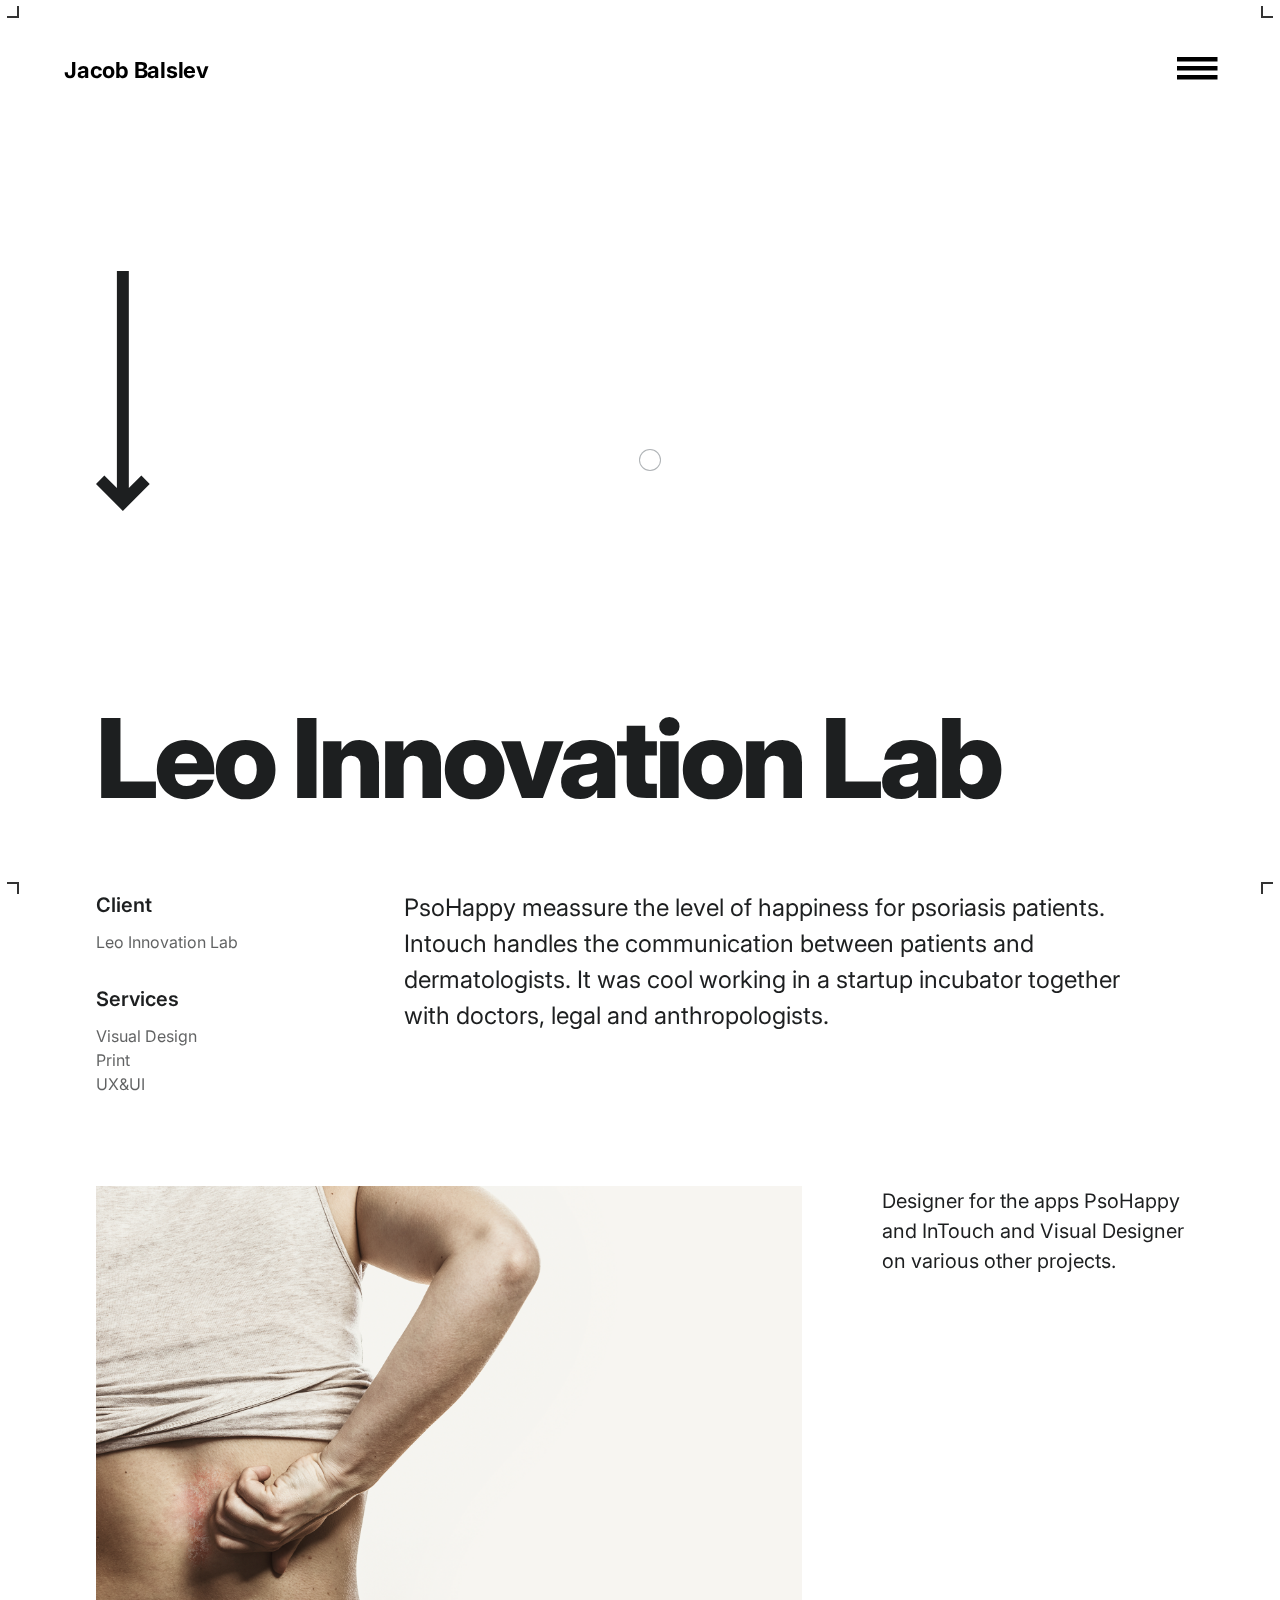
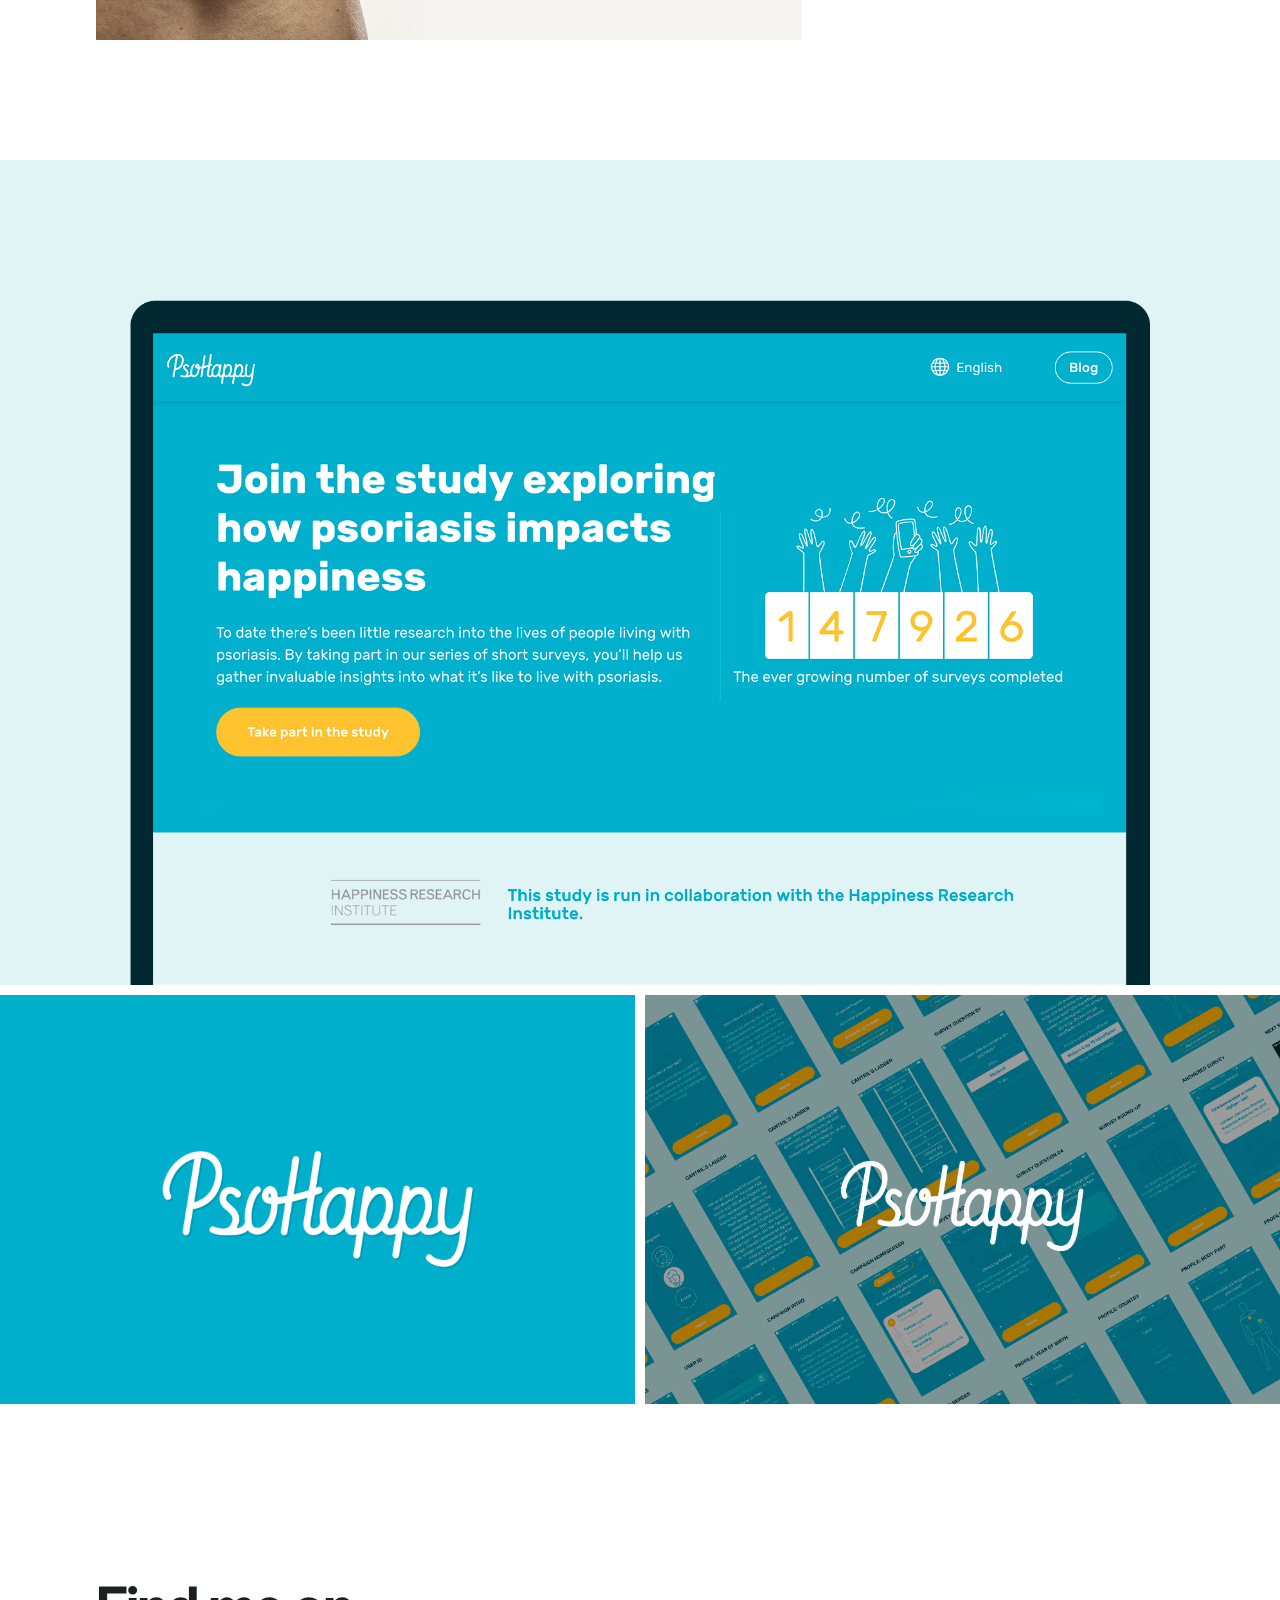
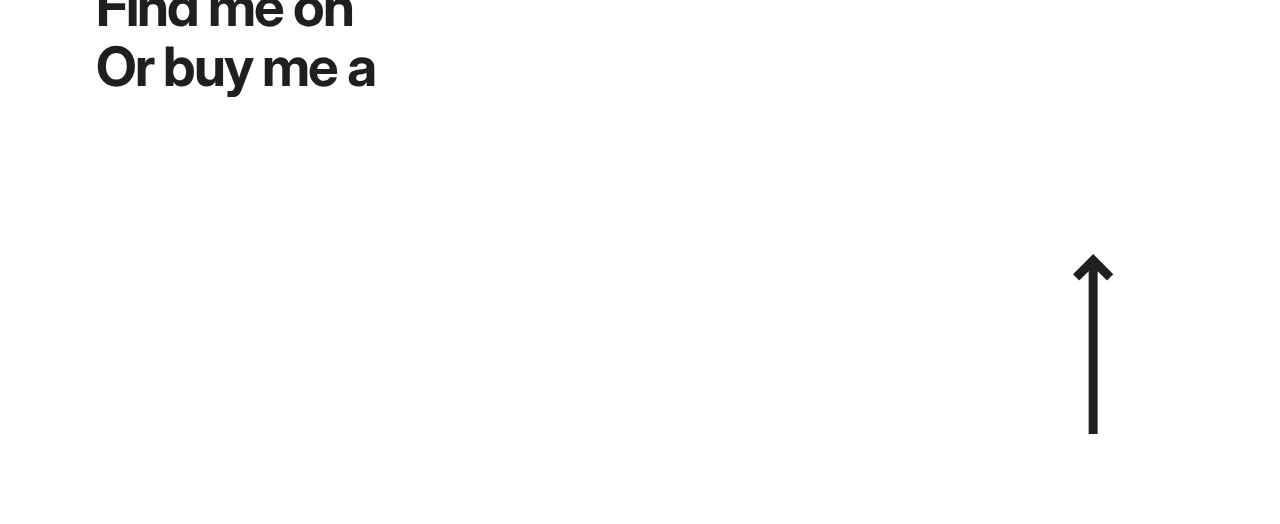
<file: leo.html>
<!DOCTYPE html>
<html lang="en">
<head>
    
    <!-- Meta Data -->  
    <meta charset="UTF-8">
    <meta name="viewport" content="width=device-width, initial-scale=1.0">
    <title>Visual Design and UI&UX for Leo Innovation Lab - Jacob Balslev</title>
    <meta name="author" content="Jacob Balslev" />

    <meta
  name="description"
  content="Visual Design and UI&UX for Leo Innovation Lab - Jacob Balslev" />

  <meta
  property="og:image"
  content="https://jacobbalslev.dk/img/leo/leoilab_mockup_05.png" />
<meta
  property="og:description"
  content="Visual Design and UI&UX for Leo Innovation Lab - Jacob Balslev" />
<meta property="og:title" content="Jacob Balslev" />
<!-- Meta Data -->  

<!-- CSS -->  
    <link rel="stylesheet" href="css/style.css">
<!-- CSS --> 
<!-- Font -->
    <link rel="preconnect" href="https://fonts.googleapis.com">
  <link rel="preconnect" href="https://fonts.gstatic.com" crossorigin>
  <link href="https://fonts.googleapis.com/css2?family=Inter:wght@100..900&display=swap" rel="stylesheet">
<!-- Font -->

</head>
<body class="project-page">        
  <span class="cropmark top-left fadeInDiagonal-animation" data-animation="fadeInDiagonal-animation" data-animation-delay="0" style="animation-delay: 0ms;"></span>
  <span class="cropmark top-right fadeInDiagonal-animation" data-animation="fadeInDiagonal-animation" data-animation-delay="0" style="animation-delay: 0ms;"></span>
  <span class="cropmark bottom-left fadeInDiagonalUp-animation" data-animation="fadeInDiagonalUp-animation" data-animation-delay="0" style="animation-delay: 0ms;"></span>
  <span class="cropmark bottom-right fadeInDiagonalUp-animation" data-animation="fadeInDiagonalUp-animation" data-animation-delay="0" style="animation-delay: 0ms;"></span>
  <span class="loader" data-animation="loader" data-animation-delay="650" style="animation-delay: 650ms;"></span>
  <progress max="100" value="0"></progress>
    
    <div id="cursor-border"></div>
  
      <!-- Header -->
      <div class="header-container fadeInDown-animation" data-animation="fadeInDown-animation" data-animation-delay="250" style="animation-delay: 250ms;">
  <div class="header">
    <div class="header-logo-container">
      <a class="logo-name" href="index.html" data-cursor="pointer" >
      Jacob Balslev
    </a>
  </div>
    <div class="header-links">
 </div>
 <div class="header-links-mobile">
  <div class="header-links-mobile-container">
 
  <!-- Burger Menu - Button -->
 <div id="burger-menu" data-cursor="pointer" >
  <span></span>
  <div class="burger-menu-bg"></div>
 </div>
 <!-- Burger Menu - Button -->
 
 </div></div>
 </div>
</div>
 <!-- Header -->

    <!-- top-hero-container -->
    <!-- Burger Menu - Menu -->
 <div id="menu">
  <div class="menu-container">
    <a href="digst.html" class="animate-link-burger" data-cursor="pointer" >Digitaliseringsstyrelsen</a>
    <a href="niels-brock.html" class="animate-link-burger" data-cursor="pointer" >Niels Brock</a>
    <a href="leo.html" class="animate-link-burger" data-cursor="pointer" >Leo Innovation Lab</a>
    <a href="nanna.html" class="animate-link-burger" data-cursor="pointer" >Nanna Balslev</a>
    <a href="nets.html" class="animate-link-burger" data-cursor="pointer" >Nets</a>
    <a href="syd-energi.html" class="animate-link-burger" data-cursor="pointer" >Syd Energi</a>
    <a href="the-color-run.html" class="animate-link-burger" data-cursor="pointer" >The Color Run</a>
    <a href="skolernes-sangdag.html" class="animate-link-burger" data-cursor="pointer" >Skolernes Sangdag</a>
  </div>
  <div class="grey"></div>
</div>
<!-- Burger Menu - Menu -->
<div class="top-hero-container">

<div class="top-hero">
  <a data-cursor="pointer" href="#project" id="project-page-top" class="fadeInDown-animation" data-animation="fadeInDown-animation" data-animation-delay="400" style="animation-delay: 400ms;">
      <svg version="1.1" id="Layer_1" xmlns="http://www.w3.org/2000/svg" xmlns:xlink="http://www.w3.org/1999/xlink" x="0px" y="0px"
viewBox="0 0 27 120.6" style="enable-background:new 0 0 27 120.6;" xml:space="preserve">
<polygon class="project-page-top-arrow" points="22.8,102.8 16.5,109.1 16.5,0 10.5,0 10.5,109.1 4.2,102.8 0,107.1 13.5,120.6 13.5,120.6 13.5,120.6 27,107.1 "/>
</svg>

  </a>
<h1>
  Leo Innovation Lab
</h1>

</div>

 </div>
 <!-- Top Hero Container -->
 

  <div class="frontpage-projects-container" id="project">
    <div class="project-page-text-row fadeInUp-animation" data-animation="fadeInUp-animation" data-animation-delay="400" style="animation-delay: 400ms;">
        <div class="project-page-text-row-container">
        <!-- Client -->
        <div class="project-roles">
           <div class="client-container">
            <div class="client-title">Client</div>
            <div class="client">Leo Innovation Lab</div>
           </div> 

           <div class="client-container">
            <div class="client-title">Services</div>
            <div class="client">Visual Design</div>
            <div class="client">Print</div>
            <div class="client">UX&UI</div>
           </div> 
           <!-- Client -->
          </div>
          <div class="project-description">
            PsoHappy meassure the level of happiness for psoriasis patients. Intouch handles the communication between patients and dermatologists. It was cool working in a startup incubator together with doctors, legal and anthropologists.
          </div>
      </div></div>
    <div class="project-page-row">
          <!-- images -->   
          
             <div class="images-container w60left">
              
        <div class="images w100">
            <img src="img/leo/leoilab_mockup.png" class="slide">
            </div>  
          
    </div>
    <!-- images -->     
    <div class="project-page-text-row-container-container w40right">
        <div class="project-page-text-row">
    </div>
    <div class="project-page-text-row">
    
      <div class="project-description">
        Designer for the apps PsoHappy and InTouch and Visual Designer on various other projects. 
      </div>
  </div>
</div>
</div>

<div class="project-page-column">
    <div class="images w100">
        <img src="img/leo/leoilab_mockup_05.png" class="slide">
        </div>
    <div class="images w50">
        <img src="img/leo/leoilab_mockup_04.png" class="slide">
        <img src="img/leo/psohappy_01.jpg" class="slide">
        </div> 
  
  </div>
    

  </div>

  <div class="footer-container">
    <div class="footer">
        <h2 data-cursor="pointer2" class="fadeInDown-animation" data-animation="fadeInDown-animation" data-animation-delay="100" style="animation-delay: 100ms;">
            <a href="mailto:jacobbalslev@gmail.com" class="animate-link contact" data-cursor="small">Mail me,</a> <a href="tel:+4526281131" class="animate-link contact" data-cursor="small">Call me,</a><br>Find me on <a href="https://www.linkedin.com/in/jacob-balslev-b3313950/" class="animate-link contact" data-cursor="small">LinkedIn,</a><br>Or buy me a <a href="https://buymeacoffee.com/jacobbalslev" class="animate-link contact" data-cursor="small">coffee.</a>
          </h2>
        <a href="#top">
          <svg id="back-to-top" data-name="Layer 1" xmlns="http://www.w3.org/2000/svg" viewBox="0 0 27 120.6">
            <polygon class="back-to-top-arrow" points="22.8 102.8 16.5 109.1 16.5 0 10.5 0 10.5 109.1 4.2 102.8 0 107.1 13.5 120.6 13.5 120.6 13.5 120.6 27 107.1 22.8 102.8"/>
          </svg>
        </a>
       
        <div class="copyright">©2024 <span>JACOB BALSLEV</span></div>
    </div>
  </div>

    <script  src="./js/script.js"></script>
    <script  src="./script.js"></script>
    <!-- <script>
     document.addEventListener("DOMContentLoaded", function () {
  const options = {
    root: null,
    rootMargin: "0px",
    threshold: 0.4
  };

  // IMAGE ANIMATION

  let revealCallback = (entries) => {
    entries.forEach((entry) => {
      let container = entry.target;

      if (entry.isIntersecting) {
        console.log(container);
        container.classList.add("animating");
        return;
      }

      if (entry.boundingClientRect.top > 0) {
        container.classList.remove("animating");
      }
    });
  };

  let revealObserver = new IntersectionObserver(revealCallback, options);

  document.querySelectorAll(".container-image-container").forEach((reveal) => {
    revealObserver.observe(reveal);
  });

  // TEXT ANIMATION

  let fadeupCallback = (entries) => {
    entries.forEach((entry) => {
      let container = entry.target;
      container.classList.add("not-fading-up");

      if (entry.isIntersecting) {
        container.classList.add("fading-up");
        return;
      }

      if (entry.boundingClientRect.top > 0) {
        container.classList.remove("fading-up");
      }
    });
  };

  let fadeupObserver = new IntersectionObserver(fadeupCallback, options);

  document.querySelectorAll(".fadeup").forEach((fadeup) => {
    fadeupObserver.observe(fadeup);
  });
});
    </script> -->
    <script>// Cursor 
      const cursor = document.querySelector("#cursor");
      const cursorBorder = document.querySelector("#cursor-border");
      const cursorPos = { x: 0, y: 0 };
      const cursorBorderPos = { x: 0, y: 0 };
      
      document.addEventListener("mousemove", (e) => {
        cursorPos.x = e.clientX;
        cursorPos.y = e.clientY;
      
        cursor.style.transform = `translate(${e.clientX}px, ${e.clientY}px)`;
      });
      
      requestAnimationFrame(function loop() {
        const easting = 8;
        cursorBorderPos.x += (cursorPos.x - cursorBorderPos.x) / easting;
        cursorBorderPos.y += (cursorPos.y - cursorBorderPos.y) / easting;
      
        cursorBorder.style.transform = `translate(${cursorBorderPos.x}px, ${cursorBorderPos.y}px)`;
        requestAnimationFrame(loop);
      });
      
      document.querySelectorAll("[data-cursor]").forEach((item) => {
        item.addEventListener("mouseover", (e) => {
          if (item.dataset.cursor === "small") {
            cursorBorder.style.backgroundColor = "rgba(255, 255, 255, 1)";
            cursorBorder.style.mixBlendMode = "difference";
            cursorBorder.style.opacity = "1";
            cursorBorder.style.boxShadow = "unset"
            cursorBorder.style.setProperty("--size", "12px");
          }
          if (item.dataset.cursor === "big") {
            cursorBorder.style.backgroundColor = "rgba(255, 255, 255, 0.6)";
            cursorBorder.style.mixBlendMode = "difference";
            cursorBorder.style.opacity = "0.25";
            cursorBorder.style.setProperty("--size", "35px");
          }
        });
        item.addEventListener("mouseout", (e) => {
          cursorBorder.style.backgroundColor = "unset";
          cursorBorder.style.mixBlendMode = "unset";
          cursorBorder.style.opacity = "0.4";
          cursorBorder.style.boxShadow = "0 0 0 1px hsl(210 4% 70% / 1)"
          cursorBorder.style.setProperty("--size", "20px");
        });
      });
      // Cursor</script>
    <script src='https://cdnjs.cloudflare.com/ajax/libs/jquery/3.5.1/jquery.min.js'></script>
    
    <script src='https://bundle.run/css-scroll-snap-polyfill@0.1.2'></script>

    <script src='https://s3-us-west-2.amazonaws.com/s.cdpn.io/16327/gsap-latest-beta.min.js?r=5426'></script>
    <script src='https://assets.codepen.io/16327/ScrollTrigger.min.js'></script>
    
</body>
</html>
</file>
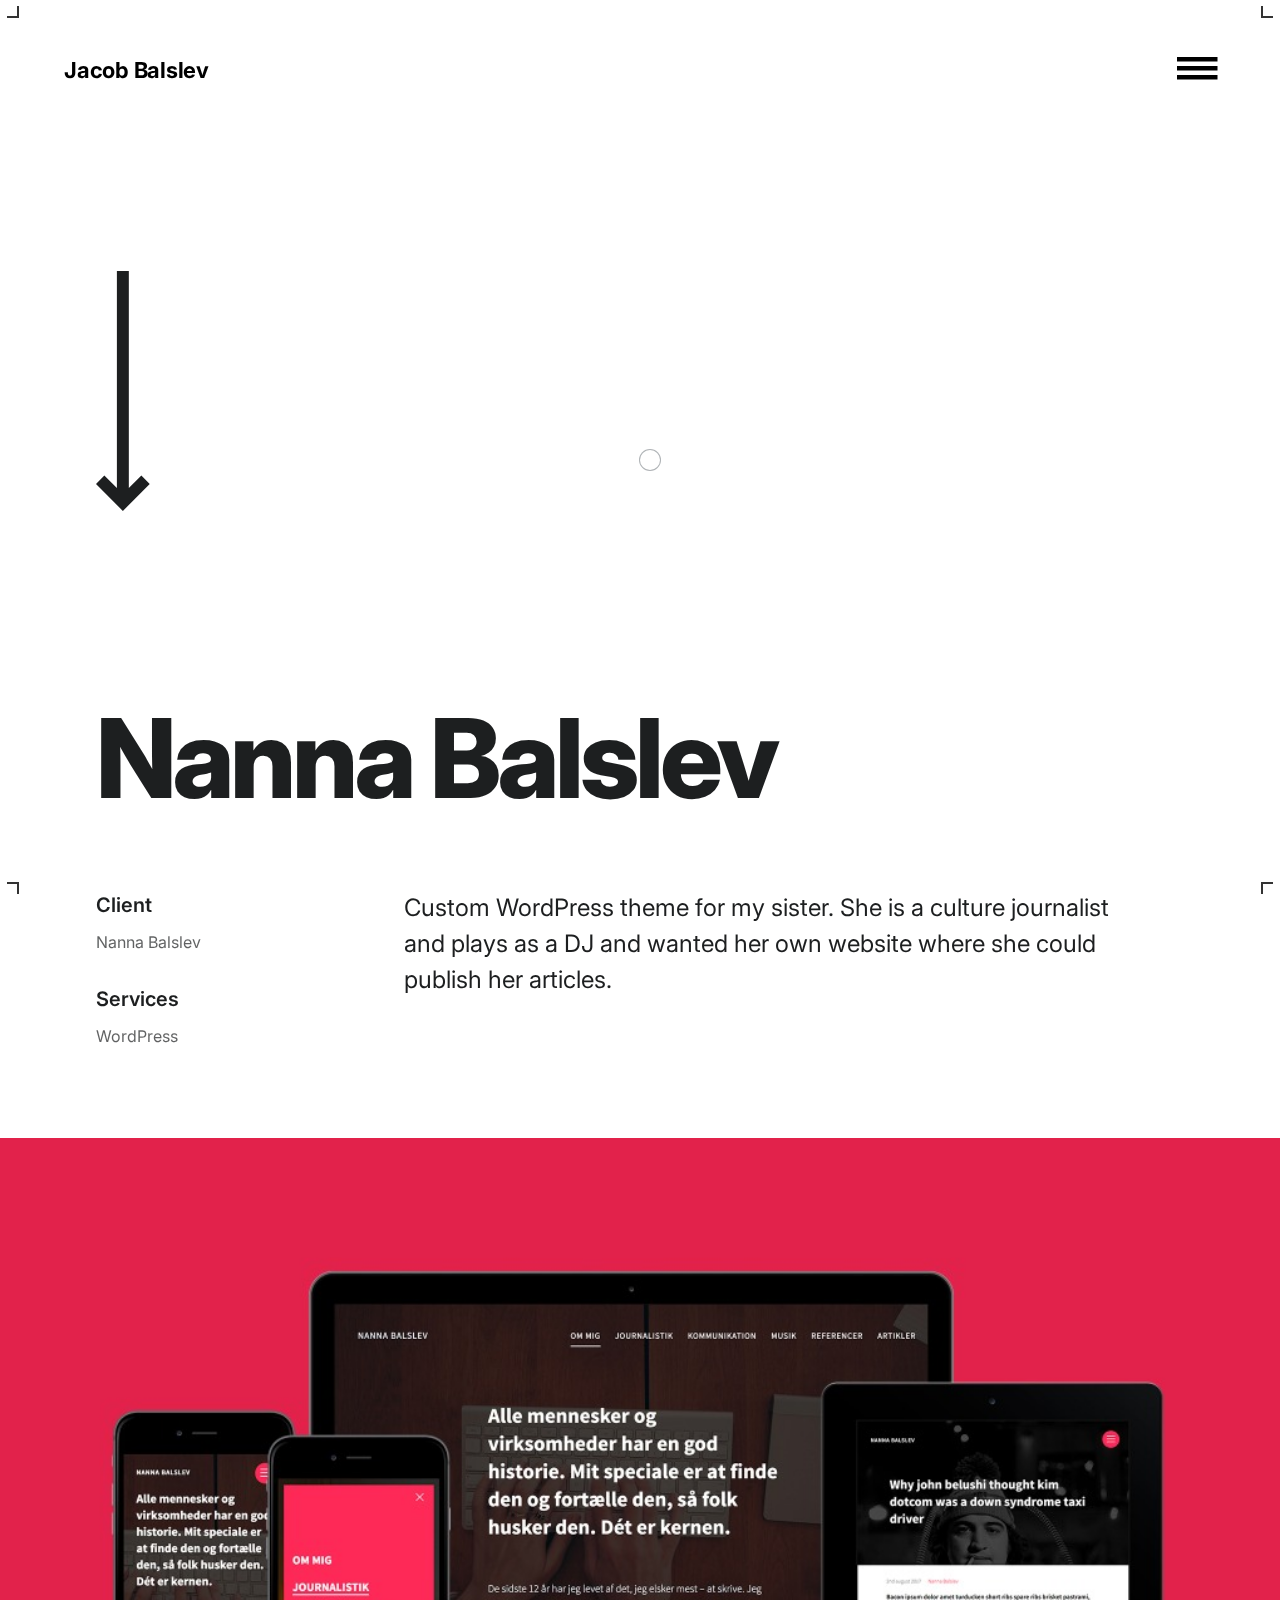
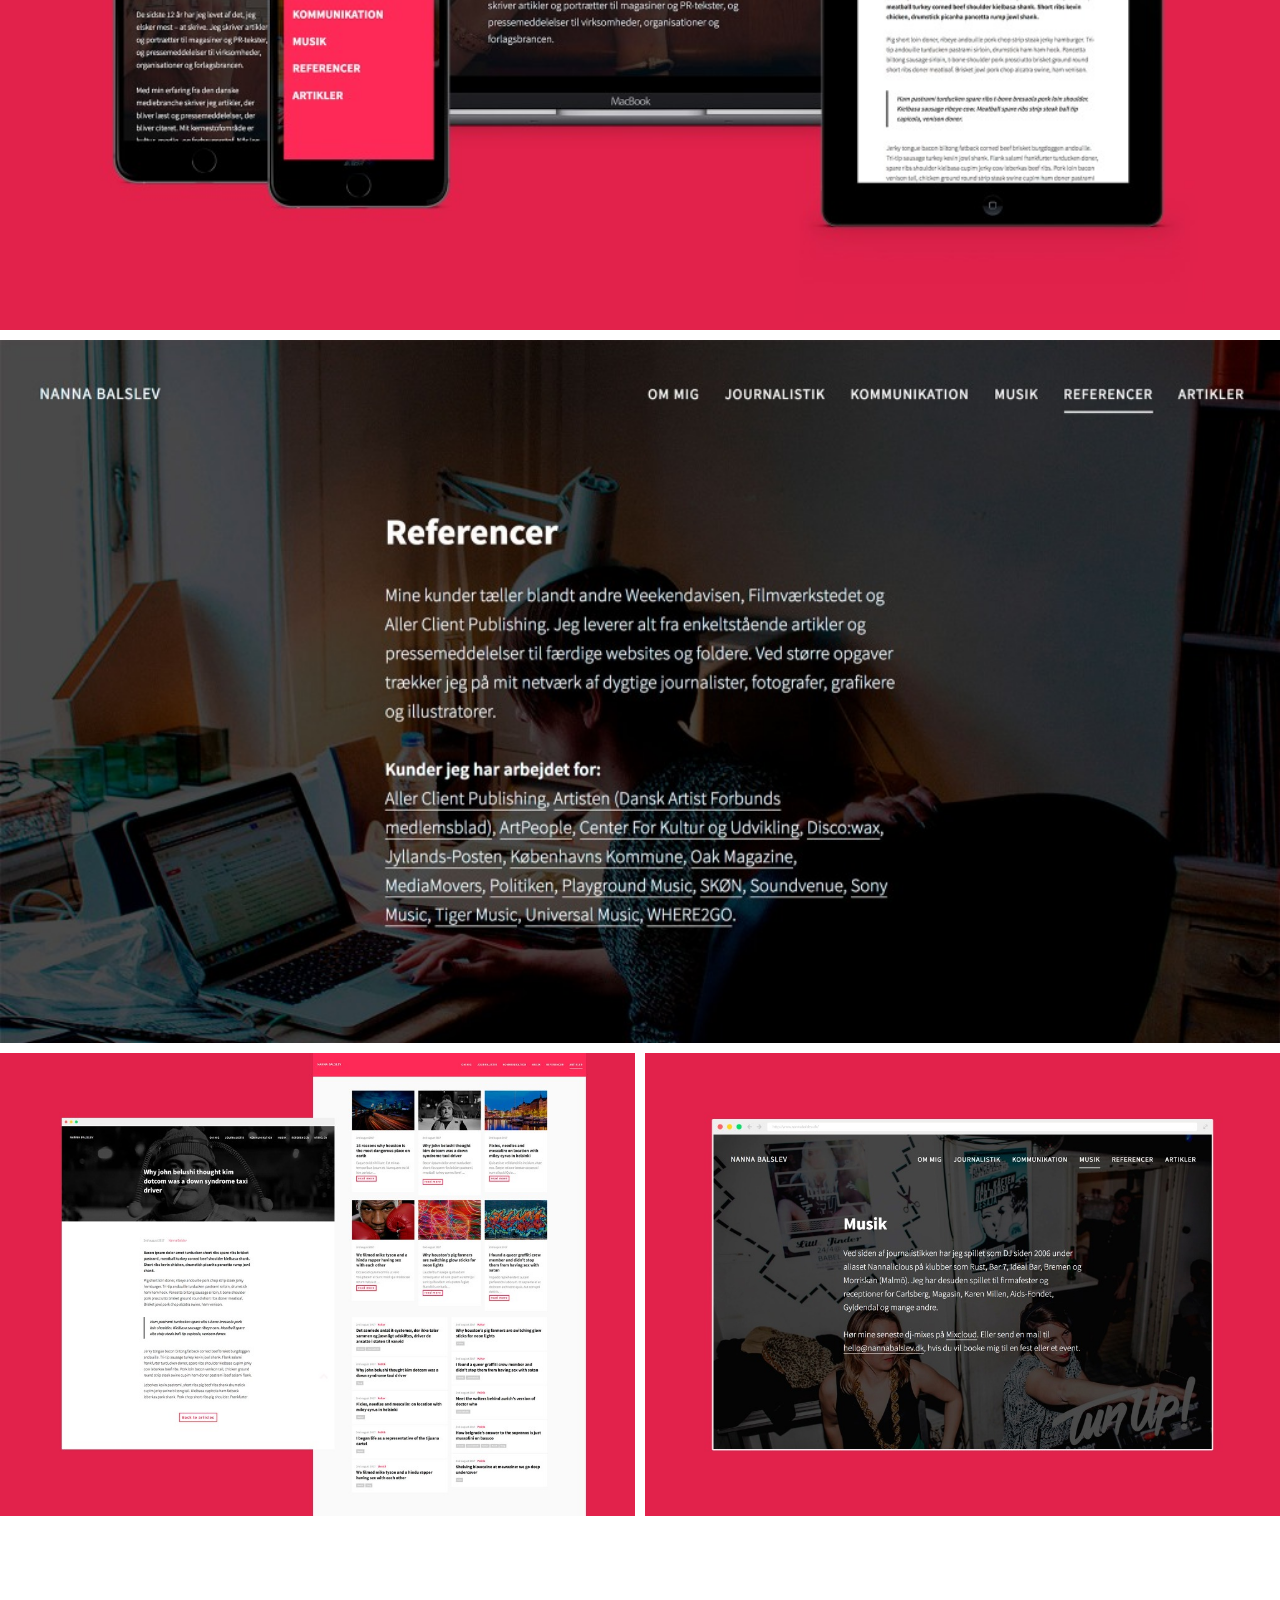
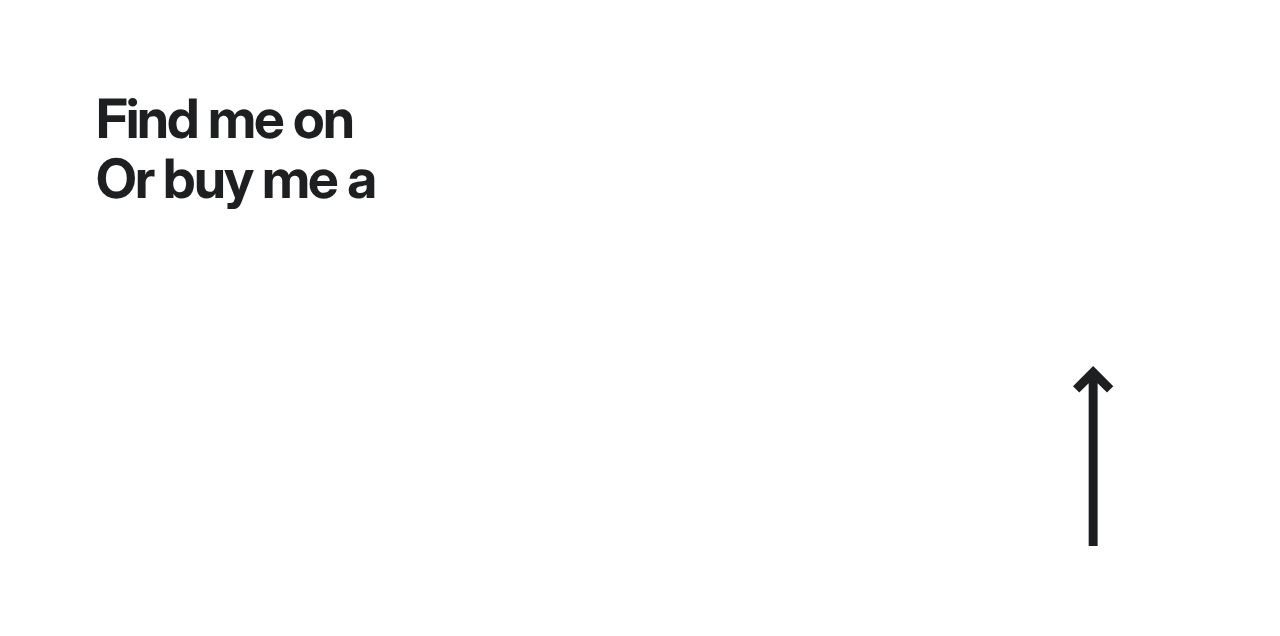
<file: nanna.html>
<!DOCTYPE html>
<html lang="en">
<head>
   <!-- Meta Data -->  
   <meta charset="UTF-8">
   <meta name="viewport" content="width=device-width, initial-scale=1.0">
   <title>Custom WordPress theme for my sister Nanna - Jacob Balslev</title>
   <meta name="author" content="Jacob Balslev" />

   <meta
 name="description"
 content="Custom WordPress theme for my sister Nanna. She is a culture journalist and plays as a DJ and wanted her own website where she could publish her articles - Jacob Balslev" />

 <meta
 property="og:image"
 content="https://jacobbalslev.dk/img/nannabalslev/nanna_mockup_04.png" />
<meta
 property="og:description"
 content="Custom WordPress theme for my sister. She is a culture journalist and plays as a DJ and wanted her own website where she could publish her articles - Jacob Balslev" />
<meta property="og:title" content="Custom WordPress theme for my sister Nanna - Jacob Balslev" />
<!-- Meta Data -->  

    <link rel="stylesheet" href="css/style.css">
    <!-- Font -->
    <link rel="preconnect" href="https://fonts.googleapis.com">
  <link rel="preconnect" href="https://fonts.gstatic.com" crossorigin>
  <link href="https://fonts.googleapis.com/css2?family=Inter:wght@100..900&display=swap" rel="stylesheet">
    <!-- Font -->

</head>
<body class="project-page">        
  <span class="cropmark top-left fadeInDiagonal-animation" data-animation="fadeInDiagonal-animation" data-animation-delay="0" style="animation-delay: 0ms;"></span>
  <span class="cropmark top-right fadeInDiagonal-animation" data-animation="fadeInDiagonal-animation" data-animation-delay="0" style="animation-delay: 0ms;"></span>
  <span class="cropmark bottom-left fadeInDiagonalUp-animation" data-animation="fadeInDiagonalUp-animation" data-animation-delay="0" style="animation-delay: 0ms;"></span>
  <span class="cropmark bottom-right fadeInDiagonalUp-animation" data-animation="fadeInDiagonalUp-animation" data-animation-delay="0" style="animation-delay: 0ms;"></span>
  <span class="loader" data-animation="loader" data-animation-delay="650" style="animation-delay: 650ms;"></span>
  <progress max="100" value="0"></progress>
    
    <div id="cursor-border"></div>
  
      <!-- Header -->
      <div class="header-container fadeInDown-animation" data-animation="fadeInDown-animation" data-animation-delay="250" style="animation-delay: 250ms;">
  <div class="header">
    <div class="header-logo-container">
      <a class="logo-name" href="index.html" data-cursor="pointer" >
      Jacob Balslev
    </a>
  </div>
    <div class="header-links">
 </div>
 <div class="header-links-mobile">
  <div class="header-links-mobile-container">
 
  <!-- Burger Menu - Button -->
 <div id="burger-menu" data-cursor="pointer" >
  <span></span>
  <div class="burger-menu-bg"></div>
 </div>
 <!-- Burger Menu - Button -->
 
 </div></div>
 </div>
</div>
 <!-- Header -->

    <!-- top-hero-container -->
    <!-- Burger Menu - Menu -->
 <div id="menu">
  <div class="menu-container">
    <a href="digst.html" class="animate-link-burger" data-cursor="pointer" >Digitaliseringsstyrelsen</a>
    <a href="niels-brock.html" class="animate-link-burger" data-cursor="pointer" >Niels Brock</a>
    <a href="leo.html" class="animate-link-burger" data-cursor="pointer" >Leo Innovation Lab</a>
    <a href="nanna.html" class="animate-link-burger" data-cursor="pointer" >Nanna Balslev</a>
    <a href="nets.html" class="animate-link-burger" data-cursor="pointer" >Nets</a>
    <a href="syd-energi.html" class="animate-link-burger" data-cursor="pointer" >Syd Energi</a>
    <a href="the-color-run.html" class="animate-link-burger" data-cursor="pointer" >The Color Run</a>
    <a href="skolernes-sangdag.html" class="animate-link-burger" data-cursor="pointer" >Skolernes Sangdag</a>
  </div>
  <div class="grey"></div>
</div>
<!-- Burger Menu - Menu -->
<div class="top-hero-container">

<div class="top-hero">
  <a data-cursor="pointer" href="#project" id="project-page-top" class="fadeInDown-animation" data-animation="fadeInDown-animation" data-animation-delay="400" style="animation-delay: 400ms;">
      <svg version="1.1" id="Layer_1" xmlns="http://www.w3.org/2000/svg" xmlns:xlink="http://www.w3.org/1999/xlink" x="0px" y="0px"
viewBox="0 0 27 120.6" style="enable-background:new 0 0 27 120.6;" xml:space="preserve">
<polygon class="project-page-top-arrow" points="22.8,102.8 16.5,109.1 16.5,0 10.5,0 10.5,109.1 4.2,102.8 0,107.1 13.5,120.6 13.5,120.6 13.5,120.6 27,107.1 "/>
</svg>

  </a>
<h1>
  Nanna Balslev
</h1>

</div>

 </div>
 <!-- Top Hero Container -->
 

  <div class="frontpage-projects-container" id="project">
    <div class="project-page-text-row fadeInUp-animation" data-animation="fadeInUp-animation" data-animation-delay="400" style="animation-delay: 400ms;">
        <div class="project-page-text-row-container">
        <!-- Client -->
        <div class="project-roles">
           <div class="client-container">
            <div class="client-title">Client</div>
            <div class="client">Nanna Balslev</div>
           </div> 

           <div class="client-container">
            <div class="client-title">Services</div>
            <div class="client">WordPress</div>
           </div> 
           <!-- Client -->
          </div>
          <div class="project-description">
            Custom WordPress theme for my sister. She is a culture journalist and plays as a DJ and wanted her own website where she could publish her articles.
          </div>
      </div></div>

<div class="project-page-column">
  <div class="images w100">
    <img src="img/nannabalslev/nanna_mockup_04.jpg" class="slide">
    </div>  
    <div class="images w100">
        <img src="img/nannabalslev/nanna_mockup_05.jpg" class="slide">
        </div>  
    <div class="images w50">
        <img src="img/nannabalslev/nanna_mockup_07.jpg" class="slide">
        <img src="img/nannabalslev/nanna_mockup_06.jpg" class="slide">
        </div> 
  
  </div>
    

  </div>

  <div class="footer-container">
    <div class="footer">
        <h2 data-cursor="big" class="fadeInDown-animation" data-animation="fadeInDown-animation" data-animation-delay="100" style="animation-delay: 100ms;">
            <a href="mailto:jacobbalslev@gmail.com" class="animate-link contact" data-cursor="small">Mail me,</a> <a href="tel:+4526281131" class="animate-link contact" data-cursor="small">Call me,</a><br>Find me on <a href="https://www.linkedin.com/in/jacob-balslev-b3313950/" class="animate-link contact" data-cursor="small">LinkedIn,</a><br>Or buy me a <a href="https://buymeacoffee.com/jacobbalslev" class="animate-link contact" data-cursor="small">coffee.</a>
          </h2>
        <a href="#top">
          <svg id="back-to-top" data-name="Layer 1" xmlns="http://www.w3.org/2000/svg" viewBox="0 0 27 120.6">
            <polygon class="back-to-top-arrow" points="22.8 102.8 16.5 109.1 16.5 0 10.5 0 10.5 109.1 4.2 102.8 0 107.1 13.5 120.6 13.5 120.6 13.5 120.6 27 107.1 22.8 102.8"/>
          </svg>
        </a>
       
        <div class="copyright">©2024 <span>JACOB BALSLEV</span></div>
    </div>
  </div>

    <script  src="./js/script.js"></script>
    <script  src="./script.js"></script>
    <!-- <script>
     document.addEventListener("DOMContentLoaded", function () {
  const options = {
    root: null,
    rootMargin: "0px",
    threshold: 0.4
  };

  // IMAGE ANIMATION

  let revealCallback = (entries) => {
    entries.forEach((entry) => {
      let container = entry.target;

      if (entry.isIntersecting) {
        console.log(container);
        container.classList.add("animating");
        return;
      }

      if (entry.boundingClientRect.top > 0) {
        container.classList.remove("animating");
      }
    });
  };

  let revealObserver = new IntersectionObserver(revealCallback, options);

  document.querySelectorAll(".container-image-container").forEach((reveal) => {
    revealObserver.observe(reveal);
  });

  // TEXT ANIMATION

  let fadeupCallback = (entries) => {
    entries.forEach((entry) => {
      let container = entry.target;
      container.classList.add("not-fading-up");

      if (entry.isIntersecting) {
        container.classList.add("fading-up");
        return;
      }

      if (entry.boundingClientRect.top > 0) {
        container.classList.remove("fading-up");
      }
    });
  };

  let fadeupObserver = new IntersectionObserver(fadeupCallback, options);

  document.querySelectorAll(".fadeup").forEach((fadeup) => {
    fadeupObserver.observe(fadeup);
  });
});
    </script> -->
    <script>// Cursor 
      const cursor = document.querySelector("#cursor");
      const cursorBorder = document.querySelector("#cursor-border");
      const cursorPos = { x: 0, y: 0 };
      const cursorBorderPos = { x: 0, y: 0 };
      
      document.addEventListener("mousemove", (e) => {
        cursorPos.x = e.clientX;
        cursorPos.y = e.clientY;
      
        cursor.style.transform = `translate(${e.clientX}px, ${e.clientY}px)`;
      });
      
      requestAnimationFrame(function loop() {
        const easting = 8;
        cursorBorderPos.x += (cursorPos.x - cursorBorderPos.x) / easting;
        cursorBorderPos.y += (cursorPos.y - cursorBorderPos.y) / easting;
      
        cursorBorder.style.transform = `translate(${cursorBorderPos.x}px, ${cursorBorderPos.y}px)`;
        requestAnimationFrame(loop);
      });
      
      document.querySelectorAll("[data-cursor]").forEach((item) => {
        item.addEventListener("mouseover", (e) => {
          if (item.dataset.cursor === "small") {
            cursorBorder.style.backgroundColor = "rgba(255, 255, 255, 1)";
            cursorBorder.style.mixBlendMode = "difference";
            cursorBorder.style.opacity = "1";
            cursorBorder.style.boxShadow = "unset"
            cursorBorder.style.setProperty("--size", "12px");
          }
          if (item.dataset.cursor === "big") {
            cursorBorder.style.backgroundColor = "rgba(255, 255, 255, 0.6)";
            cursorBorder.style.mixBlendMode = "difference";
            cursorBorder.style.opacity = "0.25";
            cursorBorder.style.setProperty("--size", "35px");
          }
        });
        item.addEventListener("mouseout", (e) => {
          cursorBorder.style.backgroundColor = "unset";
          cursorBorder.style.mixBlendMode = "unset";
          cursorBorder.style.opacity = "0.4";
          cursorBorder.style.boxShadow = "0 0 0 1px hsl(210 4% 70% / 1)"
          cursorBorder.style.setProperty("--size", "20px");
        });
      });
      // Cursor</script>
    <script src='https://cdnjs.cloudflare.com/ajax/libs/jquery/3.5.1/jquery.min.js'></script>
    
    <script src='https://bundle.run/css-scroll-snap-polyfill@0.1.2'></script>

    <script src='https://s3-us-west-2.amazonaws.com/s.cdpn.io/16327/gsap-latest-beta.min.js?r=5426'></script>
    <script src='https://assets.codepen.io/16327/ScrollTrigger.min.js'></script>
    
</body>
</html>
</file>
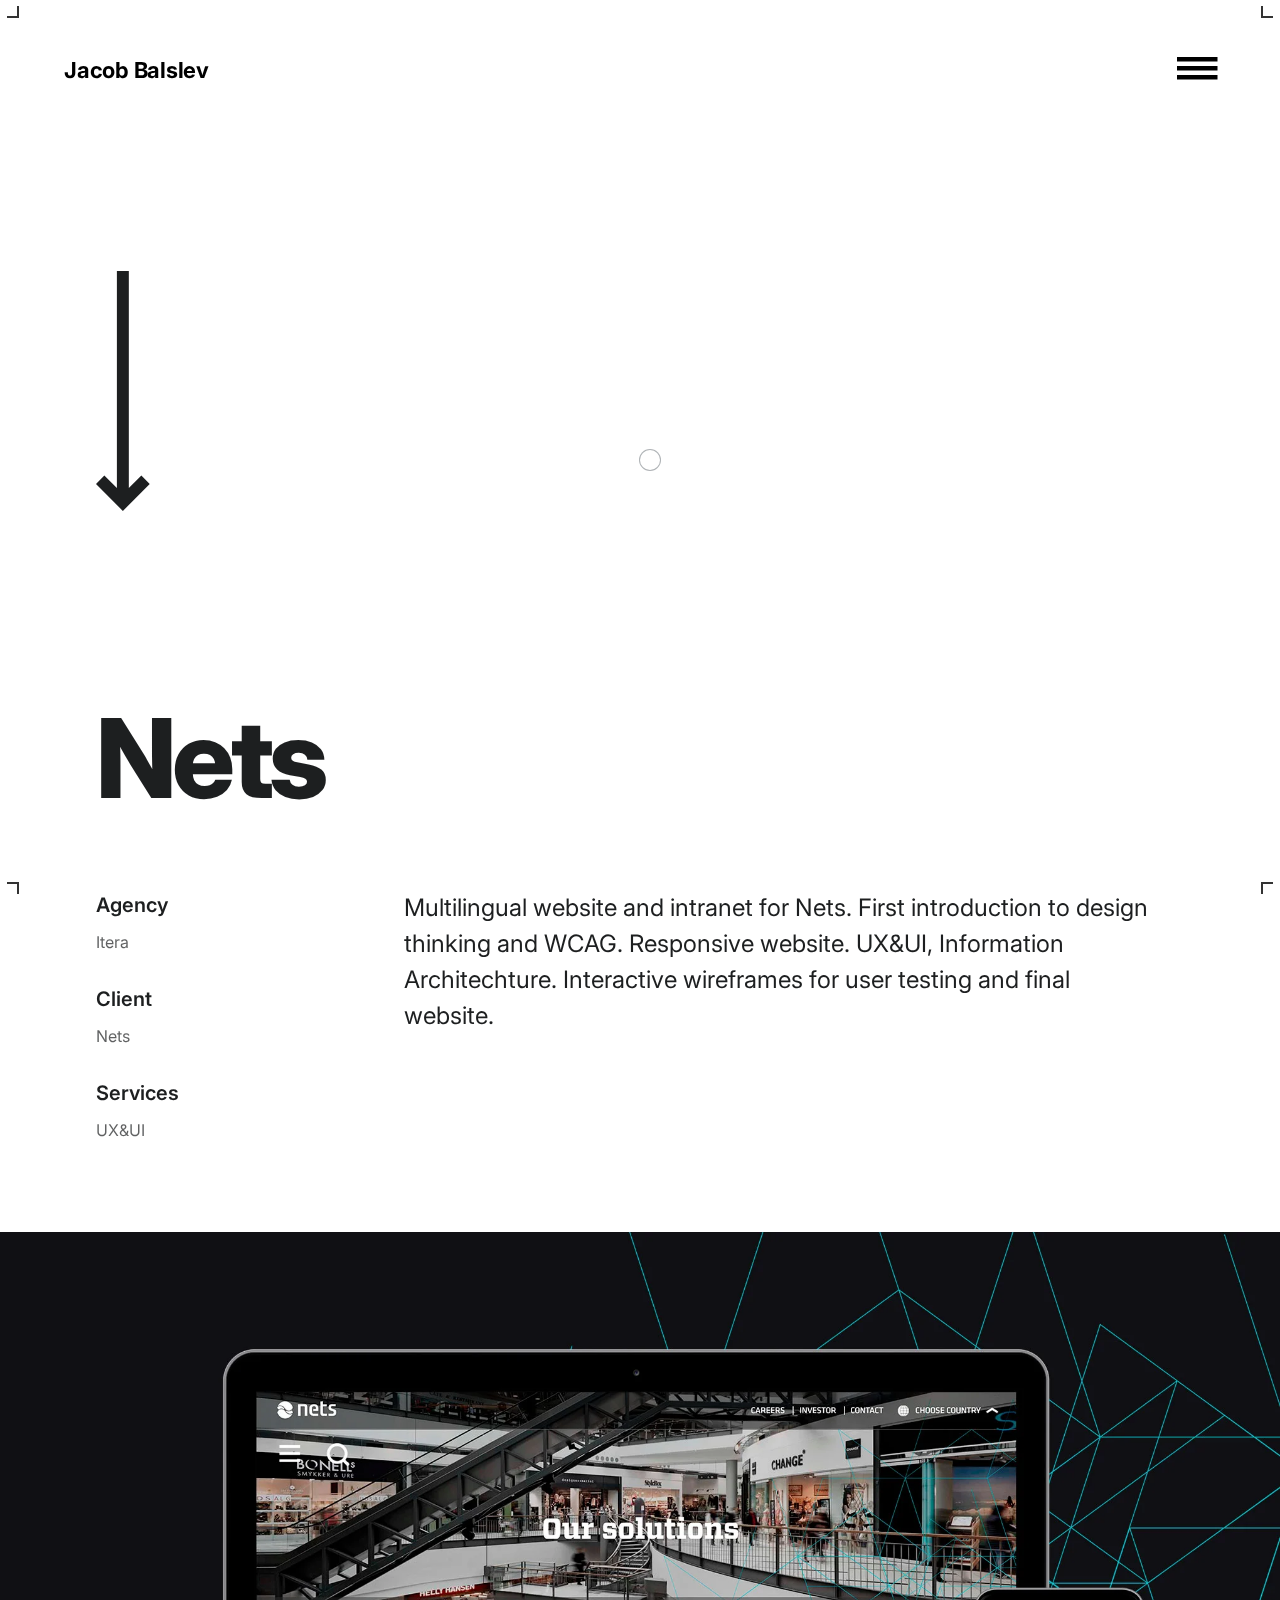
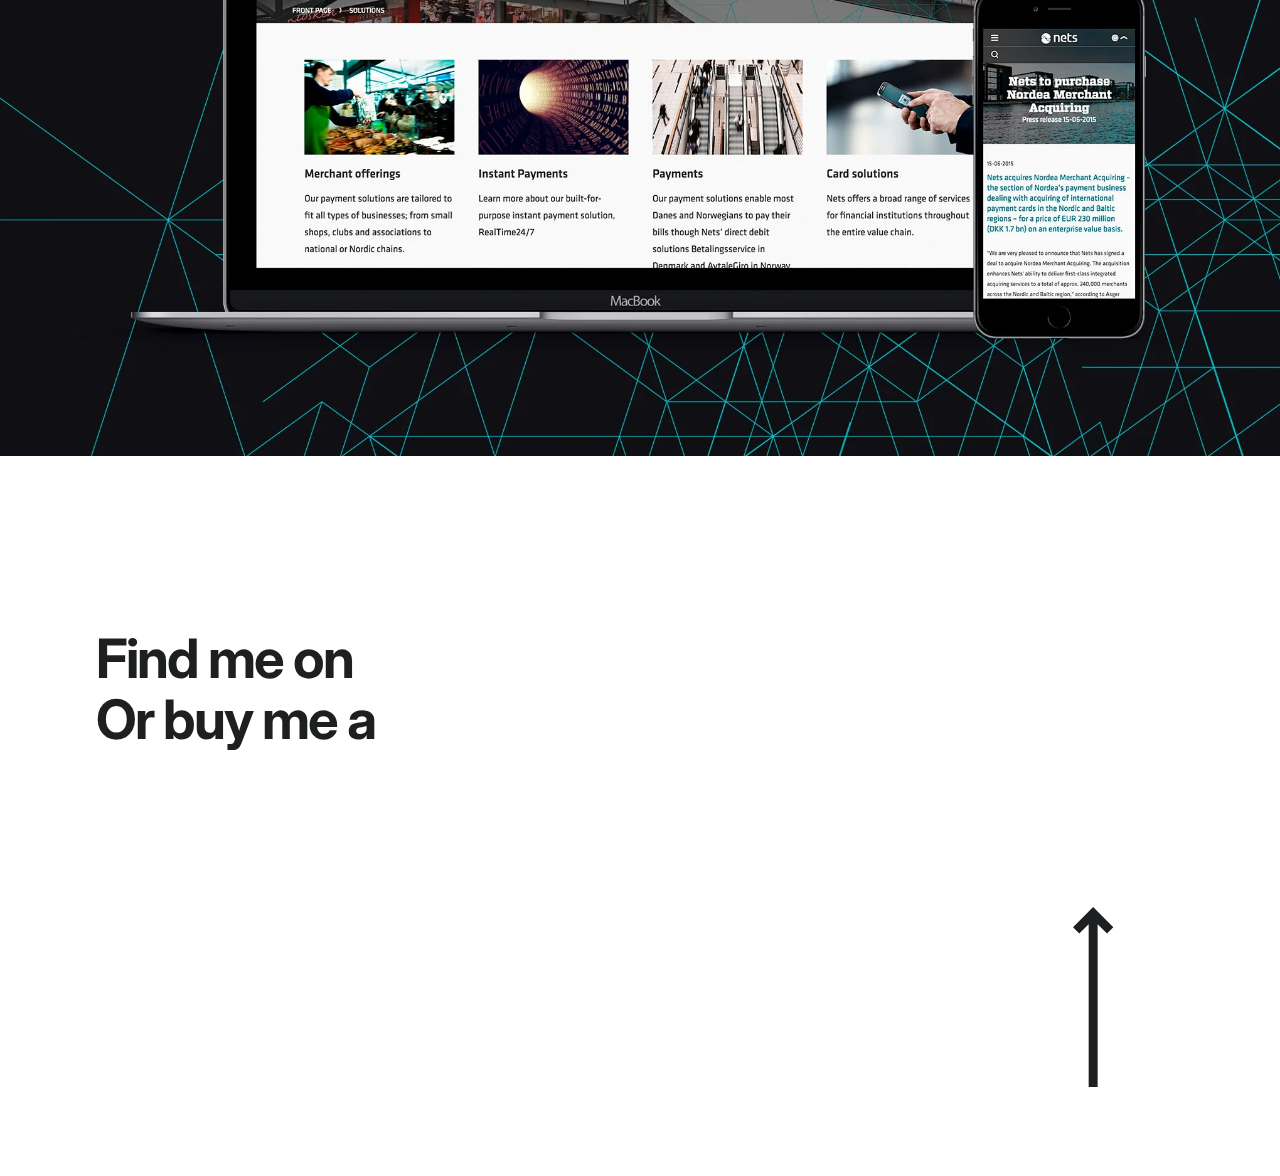
<file: nets.html>
<!DOCTYPE html>
<html lang="en">
<head>
    <!-- Meta Data -->  
    <meta charset="UTF-8">
    <meta name="viewport" content="width=device-width, initial-scale=1.0">
    <title>Multilingual website and intranet for Nets. First introduction to design thinking and WCAG. Responsive website. UX&UI, Information Architechture. Interactive wireframes for user testing and final website.</title>
    <meta name="author" content="Jacob Balslev" />
 
    <meta
  name="description"
  content="Multilingual website and intranet for Nets. First introduction to design thinking and WCAG. Responsive website. UX&UI, Information Architechture. Interactive wireframes for user testing and final website." />
 
  <meta
  property="og:image"
  content="https://jacobbalslev.dk/img/itera/nets_mockup.webp" />
 <meta
  property="og:description"
  content="Multilingual website and intranet for Nets. First introduction to design thinking and WCAG. Responsive website. UX&UI, Information Architechture. Interactive wireframes for user testing and final website." />
 <meta property="og:title" content="Multilingual website and intranet for Nets. Responsive website. UX&UI, Information Architechture. Interactive wireframes for user testing and final website." />
 <!-- Meta Data -->  
 
    <link rel="stylesheet" href="css/style.css">
    <!-- Font -->
    <link rel="preconnect" href="https://fonts.googleapis.com">
  <link rel="preconnect" href="https://fonts.gstatic.com" crossorigin>
  <link href="https://fonts.googleapis.com/css2?family=Inter:wght@100..900&display=swap" rel="stylesheet">
    <!-- Font -->

</head>
<body class="project-page">        
  <span class="cropmark top-left fadeInDiagonal-animation" data-animation="fadeInDiagonal-animation" data-animation-delay="0" style="animation-delay: 0ms;"></span>
  <span class="cropmark top-right fadeInDiagonal-animation" data-animation="fadeInDiagonal-animation" data-animation-delay="0" style="animation-delay: 0ms;"></span>
  <span class="cropmark bottom-left fadeInDiagonalUp-animation" data-animation="fadeInDiagonalUp-animation" data-animation-delay="0" style="animation-delay: 0ms;"></span>
  <span class="cropmark bottom-right fadeInDiagonalUp-animation" data-animation="fadeInDiagonalUp-animation" data-animation-delay="0" style="animation-delay: 0ms;"></span>
  <span class="loader" data-animation="loader" data-animation-delay="650" style="animation-delay: 650ms;"></span>
  <progress max="100" value="0"></progress>
    
    <div id="cursor-border"></div>
  
      <!-- Header -->
      <div class="header-container fadeInDown-animation" data-animation="fadeInDown-animation" data-animation-delay="250" style="animation-delay: 250ms;">
  <div class="header">
    <div class="header-logo-container">
      <a class="logo-name" href="index.html" data-cursor="pointer" >
      Jacob Balslev
    </a>
  </div>
    <div class="header-links">
 </div>
 <div class="header-links-mobile">
  <div class="header-links-mobile-container">
 
  <!-- Burger Menu - Button -->
 <div id="burger-menu" data-cursor="pointer" >
  <span></span>
  <div class="burger-menu-bg"></div>
 </div>
 <!-- Burger Menu - Button -->
 
 </div></div>
 </div>
</div>
 <!-- Header -->

    <!-- top-hero-container -->
    <!-- Burger Menu - Menu -->
 <div id="menu">
  <div class="menu-container">
    <a href="digst.html" class="animate-link-burger" data-cursor="pointer" >Digitaliseringsstyrelsen</a>
    <a href="niels-brock.html" class="animate-link-burger" data-cursor="pointer" >Niels Brock</a>
    <a href="leo.html" class="animate-link-burger" data-cursor="pointer" >Leo Innovation Lab</a>
    <a href="nanna.html" class="animate-link-burger" data-cursor="pointer" >Nanna Balslev</a>
    <a href="nets.html" class="animate-link-burger" data-cursor="pointer" >Nets</a>
    <a href="syd-energi.html" class="animate-link-burger" data-cursor="pointer" >Syd Energi</a>
    <a href="the-color-run.html" class="animate-link-burger" data-cursor="pointer" >The Color Run</a>
    <a href="skolernes-sangdag.html" class="animate-link-burger" data-cursor="pointer" >Skolernes Sangdag</a>
  </div>
  <div class="grey"></div>
</div>
<!-- Burger Menu - Menu -->
<div class="top-hero-container">

<div class="top-hero">
  <a data-cursor="pointer" href="#project" id="project-page-top" class="fadeInDown-animation" data-animation="fadeInDown-animation" data-animation-delay="400" style="animation-delay: 400ms;">
      <svg version="1.1" id="Layer_1" xmlns="http://www.w3.org/2000/svg" xmlns:xlink="http://www.w3.org/1999/xlink" x="0px" y="0px"
viewBox="0 0 27 120.6" style="enable-background:new 0 0 27 120.6;" xml:space="preserve">
<polygon class="project-page-top-arrow" points="22.8,102.8 16.5,109.1 16.5,0 10.5,0 10.5,109.1 4.2,102.8 0,107.1 13.5,120.6 13.5,120.6 13.5,120.6 27,107.1 "/>
</svg>

  </a>
<h1>
  Nets
</h1>

</div>

 </div>
 <!-- Top Hero Container -->
 

  <div class="frontpage-projects-container" id="project">
    <div class="project-page-text-row fadeInUp-animation" data-animation="fadeInUp-animation" data-animation-delay="400" style="animation-delay: 400ms;">
        <div class="project-page-text-row-container">
        <!-- Client -->
        <div class="project-roles">
           <div class="client-container">
            <div class="client-title">Agency</div>
            <div class="client">Itera</div>
           </div> 
           <div class="client-container">
            <div class="client-title">Client</div>
            <div class="client">Nets</div>
           </div> 

           <div class="client-container">
            <div class="client-title">Services</div>
            <div class="client">UX&UI</div>
           </div> 
           <!-- Client -->
          </div>
          <div class="project-description">
            Multilingual website and intranet for Nets. First introduction to design thinking and WCAG. Responsive website. UX&UI, Information Architechture. Interactive wireframes for user testing and final website.
          </div>
      </div></div>
    
      <div class="project-page-column">
        <div class="images w100">
          <img src="img/itera/nets_mockup.webp" class="slide">
          </div>  
        
        </div>
        
  </div>

  <div class="footer-container">
    <div class="footer">
        <h2 data-cursor="pointer2" class="fadeInDown-animation" data-animation="fadeInDown-animation" data-animation-delay="100" style="animation-delay: 100ms;">
            <a href="mailto:jacobbalslev@gmail.com" class="animate-link contact" data-cursor="small">Mail me,</a> <a href="tel:+4526281131" class="animate-link contact" data-cursor="small">Call me,</a><br>Find me on <a href="https://www.linkedin.com/in/jacob-balslev-b3313950/" class="animate-link contact" data-cursor="small">LinkedIn,</a><br>Or buy me a <a href="https://buymeacoffee.com/jacobbalslev" class="animate-link contact" data-cursor="small">coffee.</a>
          </h2>
        <a href="#top">
          <svg id="back-to-top" data-name="Layer 1" xmlns="http://www.w3.org/2000/svg" viewBox="0 0 27 120.6">
            <polygon class="back-to-top-arrow" points="22.8 102.8 16.5 109.1 16.5 0 10.5 0 10.5 109.1 4.2 102.8 0 107.1 13.5 120.6 13.5 120.6 13.5 120.6 27 107.1 22.8 102.8"/>
          </svg>
        </a>
       
        <div class="copyright">©2024 <span>JACOB BALSLEV</span></div>
    </div>
  </div>

    <script  src="./js/script.js"></script>
    <script  src="./script.js"></script>
    <script>
      // Cursor 
  const cursor = document.querySelector("#cursor");
  const cursorBorder = document.querySelector("#cursor-border");
  const cursorPos = { x: 0, y: 0 };
  const cursorBorderPos = { x: 0, y: 0 };
  
  document.addEventListener("mousemove", (e) => {
    cursorPos.x = e.clientX;
    cursorPos.y = e.clientY;
  
    cursor.style.transform = `translate(${e.clientX}px, ${e.clientY}px)`;
  });
  
  requestAnimationFrame(function loop() {
    const easting = 8;
    cursorBorderPos.x += (cursorPos.x - cursorBorderPos.x) / easting;
    cursorBorderPos.y += (cursorPos.y - cursorBorderPos.y) / easting;
  
    cursorBorder.style.transform = `translate(${cursorBorderPos.x}px, ${cursorBorderPos.y}px)`;
    requestAnimationFrame(loop);
  });
  
  document.querySelectorAll("[data-cursor]").forEach((item) => {
    item.addEventListener("mouseover", (e) => {
      if (item.dataset.cursor === "small") {
        cursorBorder.style.backgroundColor = "rgba(255, 255, 255, 1)";
        cursorBorder.style.mixBlendMode = "difference";
        cursorBorder.style.opacity = "1";
        cursorBorder.style.boxShadow = "unset"
        cursorBorder.style.setProperty("--size", "12px");
      }
      if (item.dataset.cursor === "big") {
        cursorBorder.style.backgroundColor = "rgba(255, 255, 255, 0.6)";
        cursorBorder.style.mixBlendMode = "difference";
        cursorBorder.style.opacity = "0.25";
        cursorBorder.style.setProperty("--size", "35px");
      }
    });
    item.addEventListener("mouseout", (e) => {
      cursorBorder.style.backgroundColor = "unset";
      cursorBorder.style.mixBlendMode = "unset";
      cursorBorder.style.opacity = "0.4";
      cursorBorder.style.boxShadow = "0 0 0 1px hsl(210 4% 70% / 1)"
      cursorBorder.style.setProperty("--size", "20px");
    });
  });
  // Cursor
  
//      document.addEventListener("DOMContentLoaded", function () {
//   const options = {
//     root: null,
//     rootMargin: "0px",
//     threshold: 0.4
//   };

//   // IMAGE ANIMATION

//   let revealCallback = (entries) => {
//     entries.forEach((entry) => {
//       let container = entry.target;

//       if (entry.isIntersecting) {
//         console.log(container);
//         container.classList.add("animating");
//         return;
//       }

//       if (entry.boundingClientRect.top > 0) {
//         container.classList.remove("animating");
//       }
//     });
//   };

//   let revealObserver = new IntersectionObserver(revealCallback, options);

//   document.querySelectorAll(".container-image-container").forEach((reveal) => {
//     revealObserver.observe(reveal);
//   });

//   // TEXT ANIMATION

//   let fadeupCallback = (entries) => {
//     entries.forEach((entry) => {
//       let container = entry.target;
//       container.classList.add("not-fading-up");

//       if (entry.isIntersecting) {
//         container.classList.add("fading-up");
//         return;
//       }

//       if (entry.boundingClientRect.top > 0) {
//         container.classList.remove("fading-up");
//       }
//     });
//   };

//   let fadeupObserver = new IntersectionObserver(fadeupCallback, options);

//   document.querySelectorAll(".fadeup").forEach((fadeup) => {
//     fadeupObserver.observe(fadeup);
//   });
// });


    </script>
    <script src='https://cdnjs.cloudflare.com/ajax/libs/jquery/3.5.1/jquery.min.js'></script>
    
    <script src='https://bundle.run/css-scroll-snap-polyfill@0.1.2'></script>

    <script src='https://s3-us-west-2.amazonaws.com/s.cdpn.io/16327/gsap-latest-beta.min.js?r=5426'></script>
    <script src='https://assets.codepen.io/16327/ScrollTrigger.min.js'></script>
    
</body>
</html>
</file>
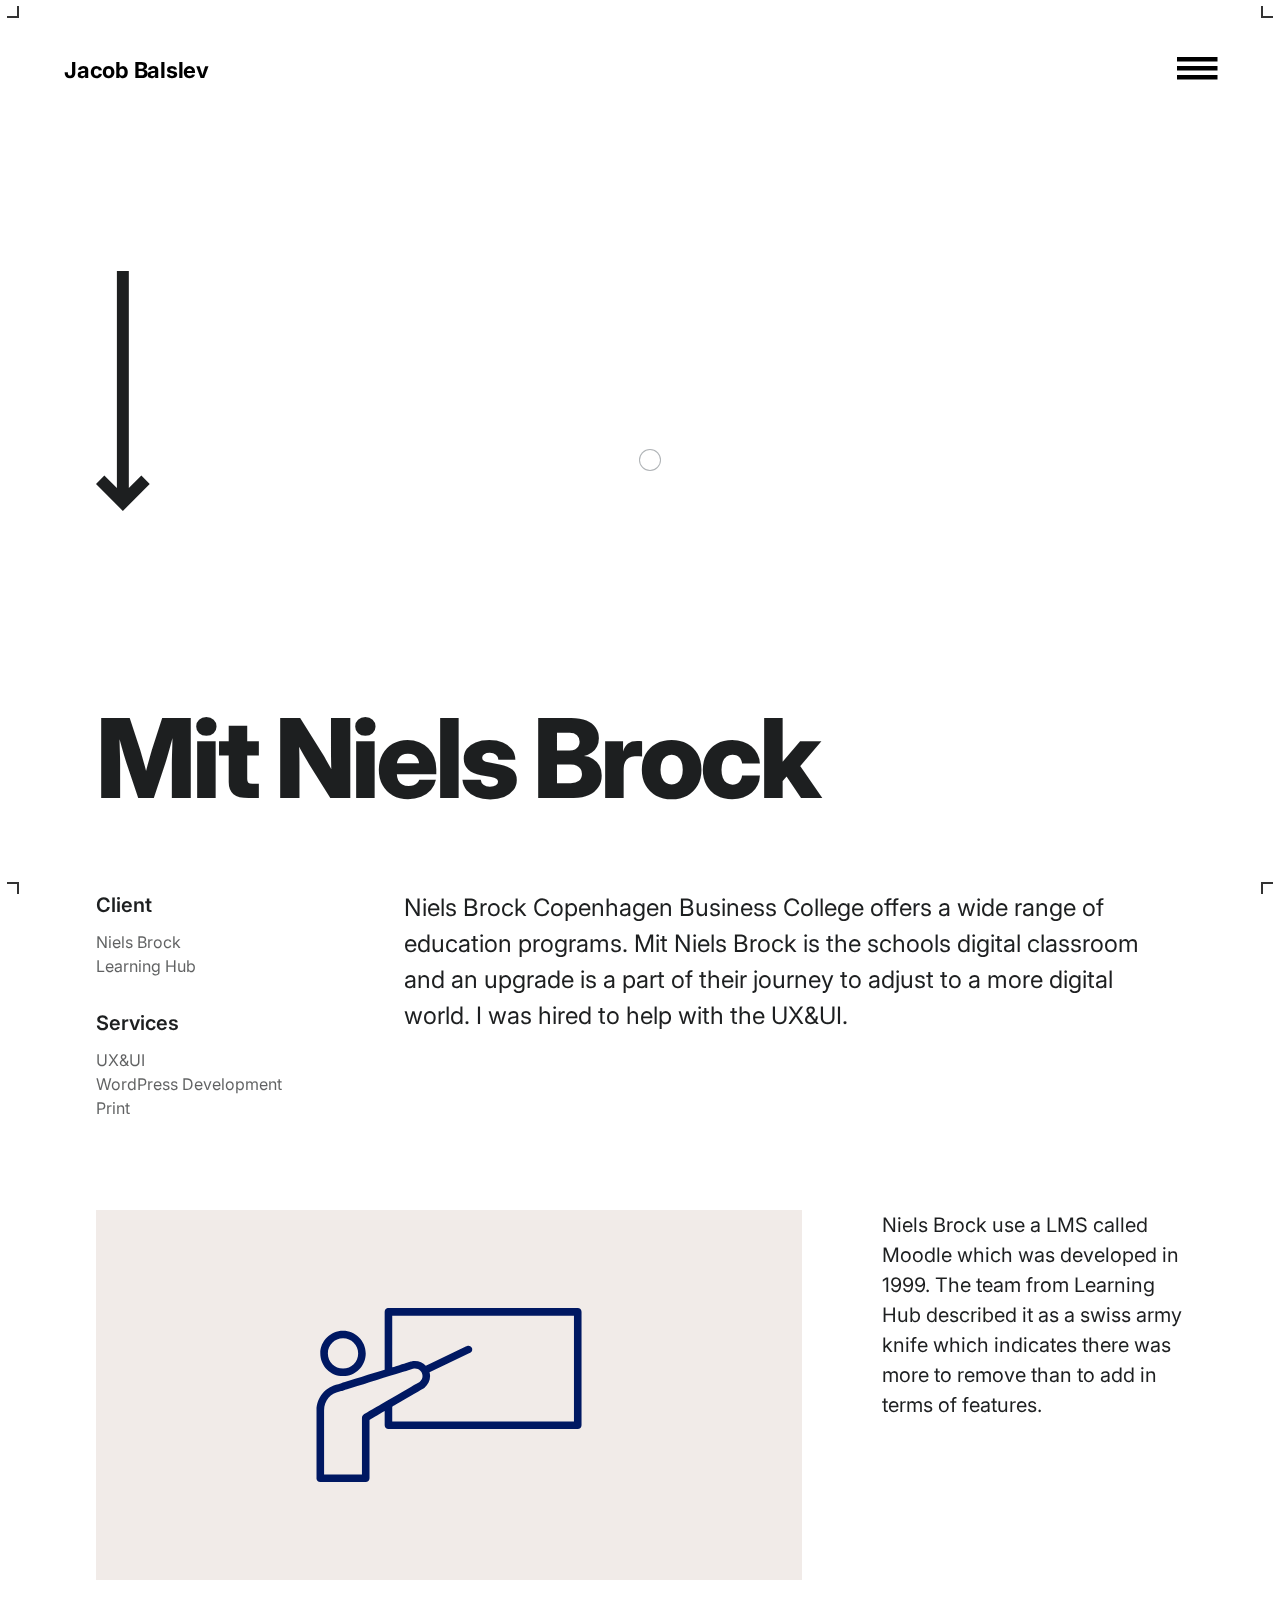
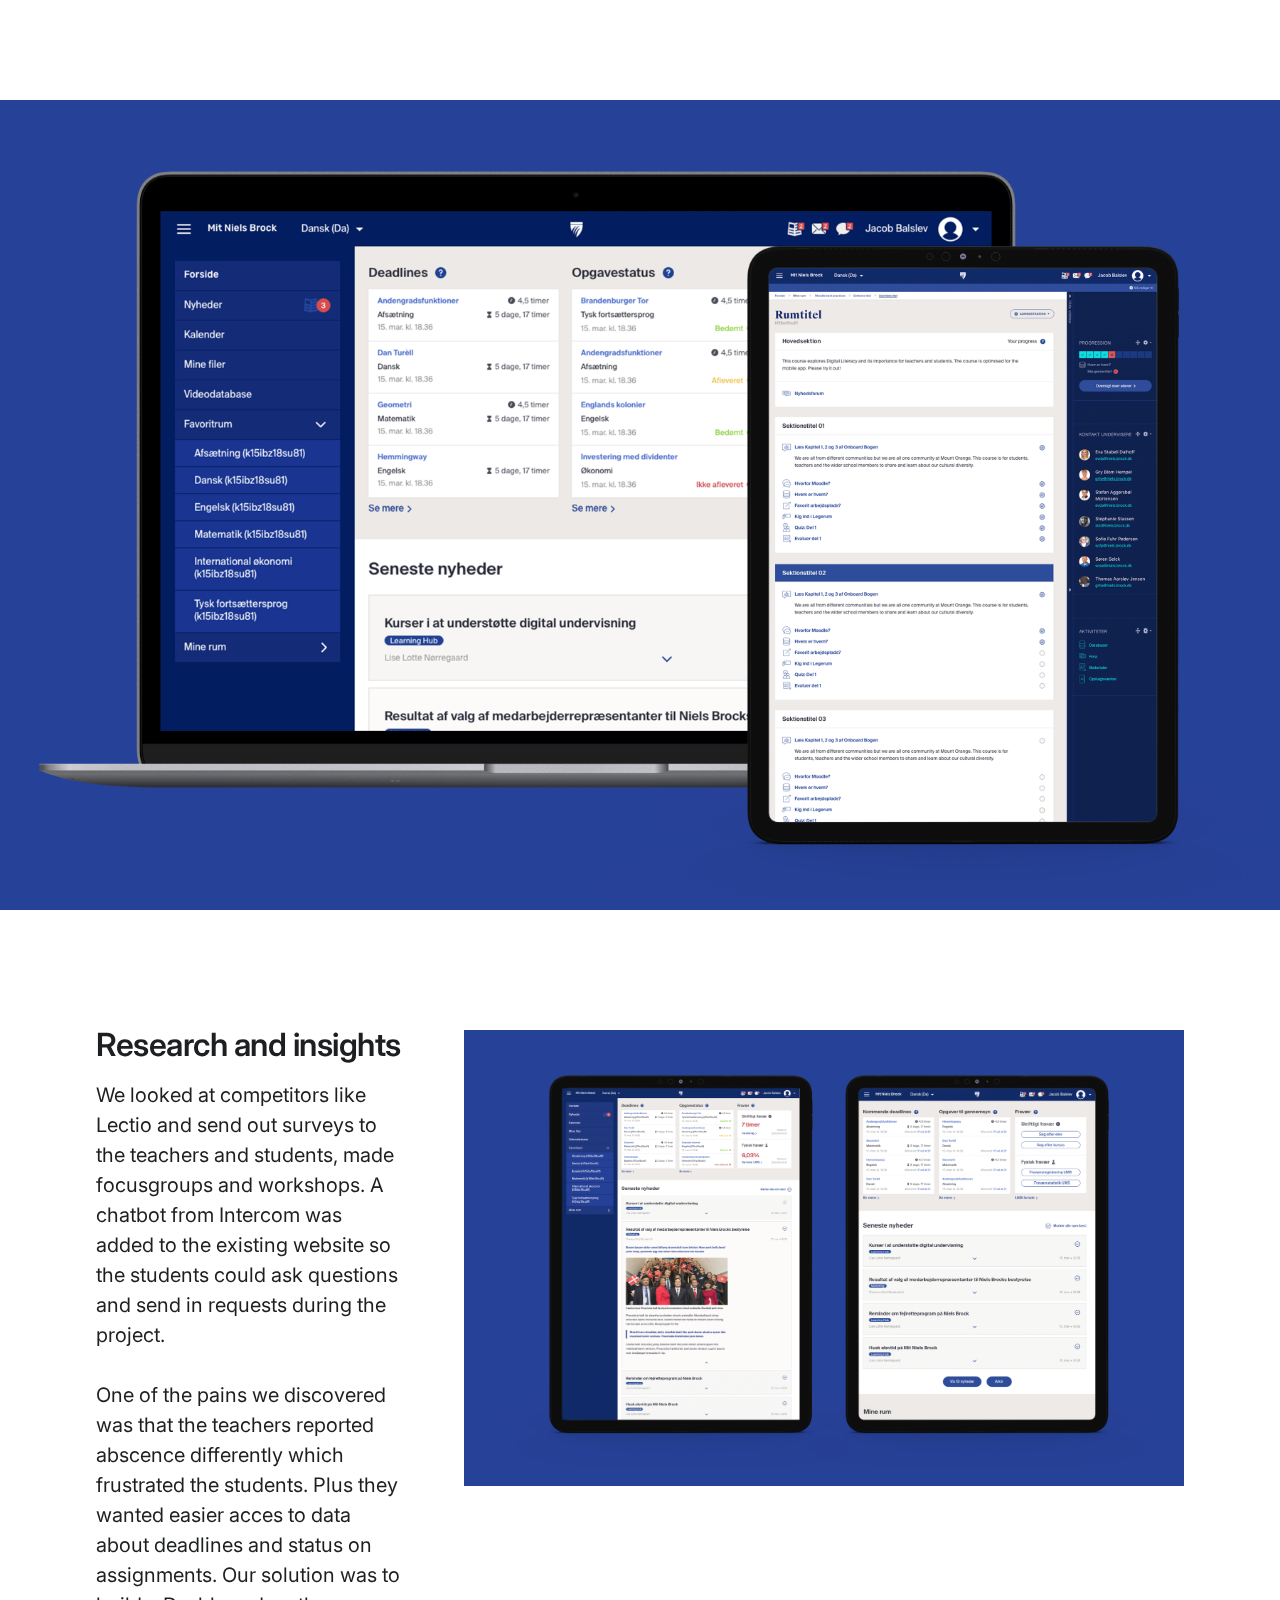
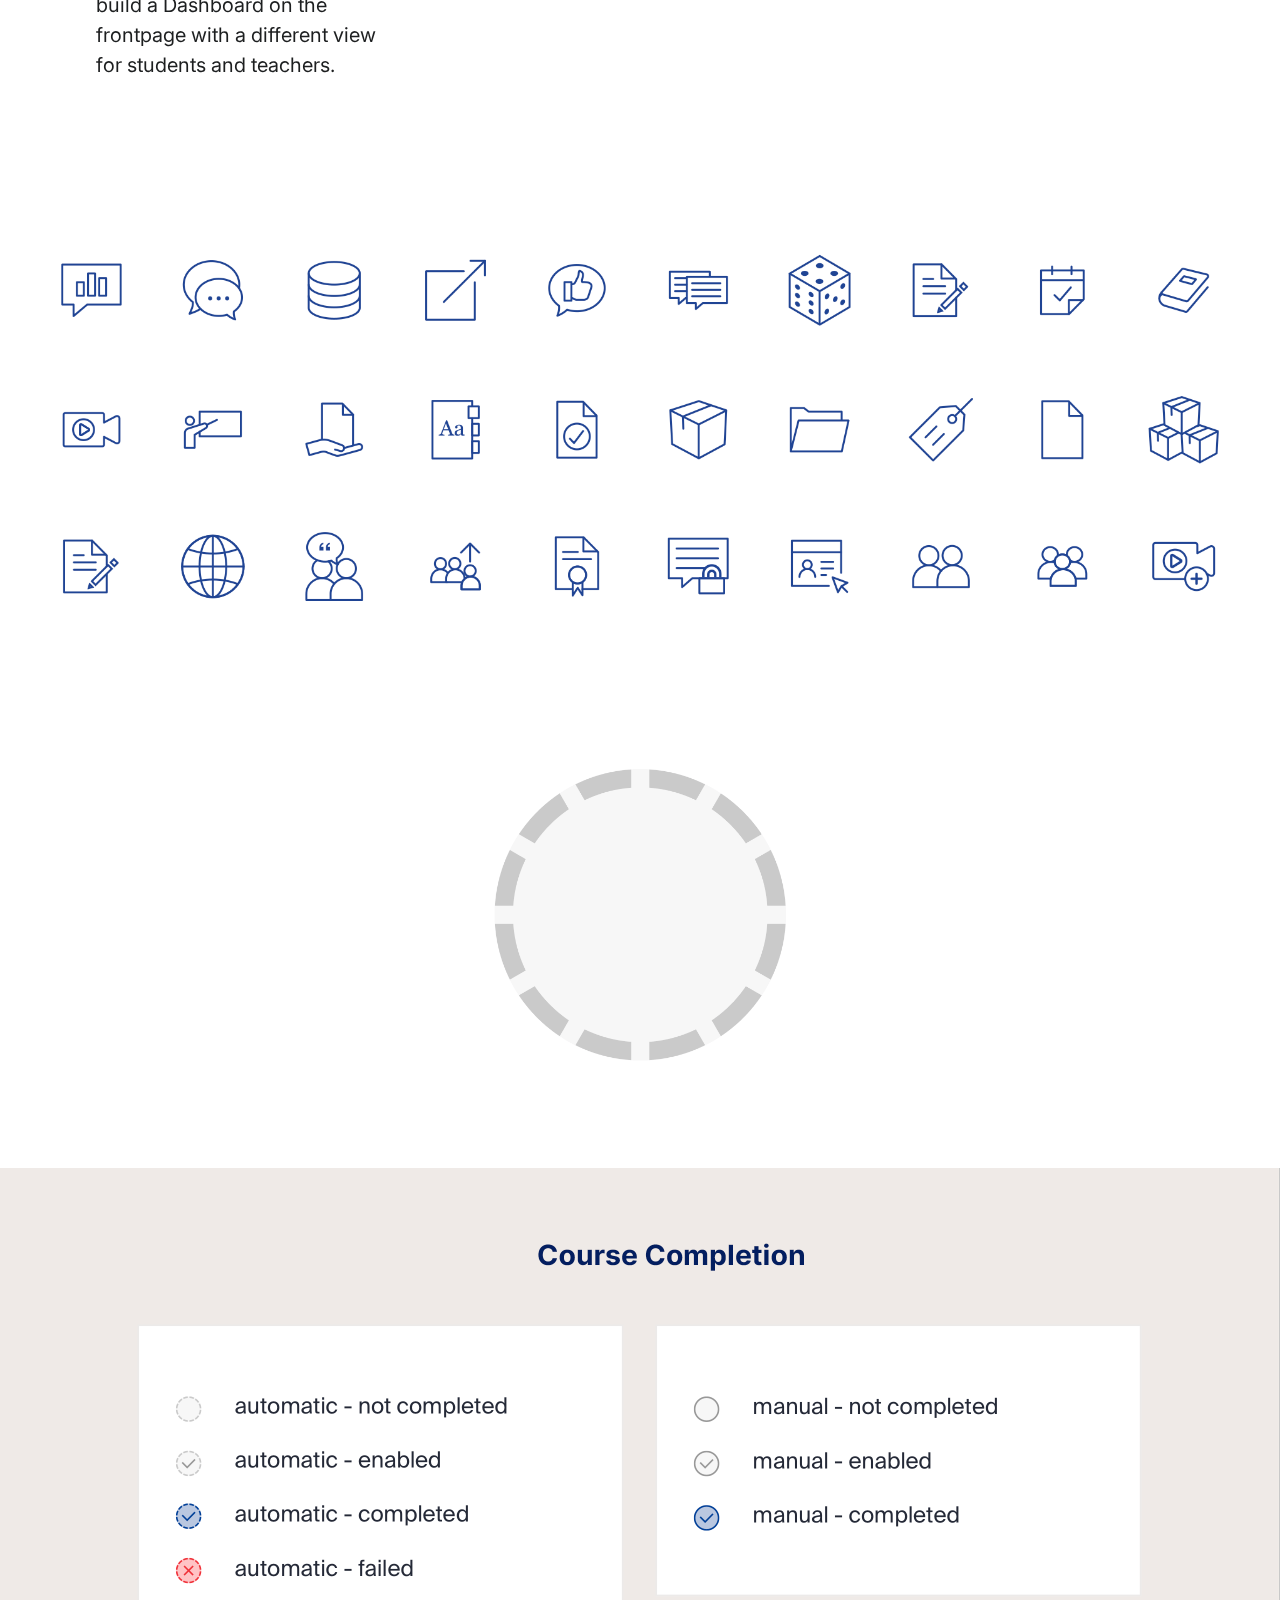
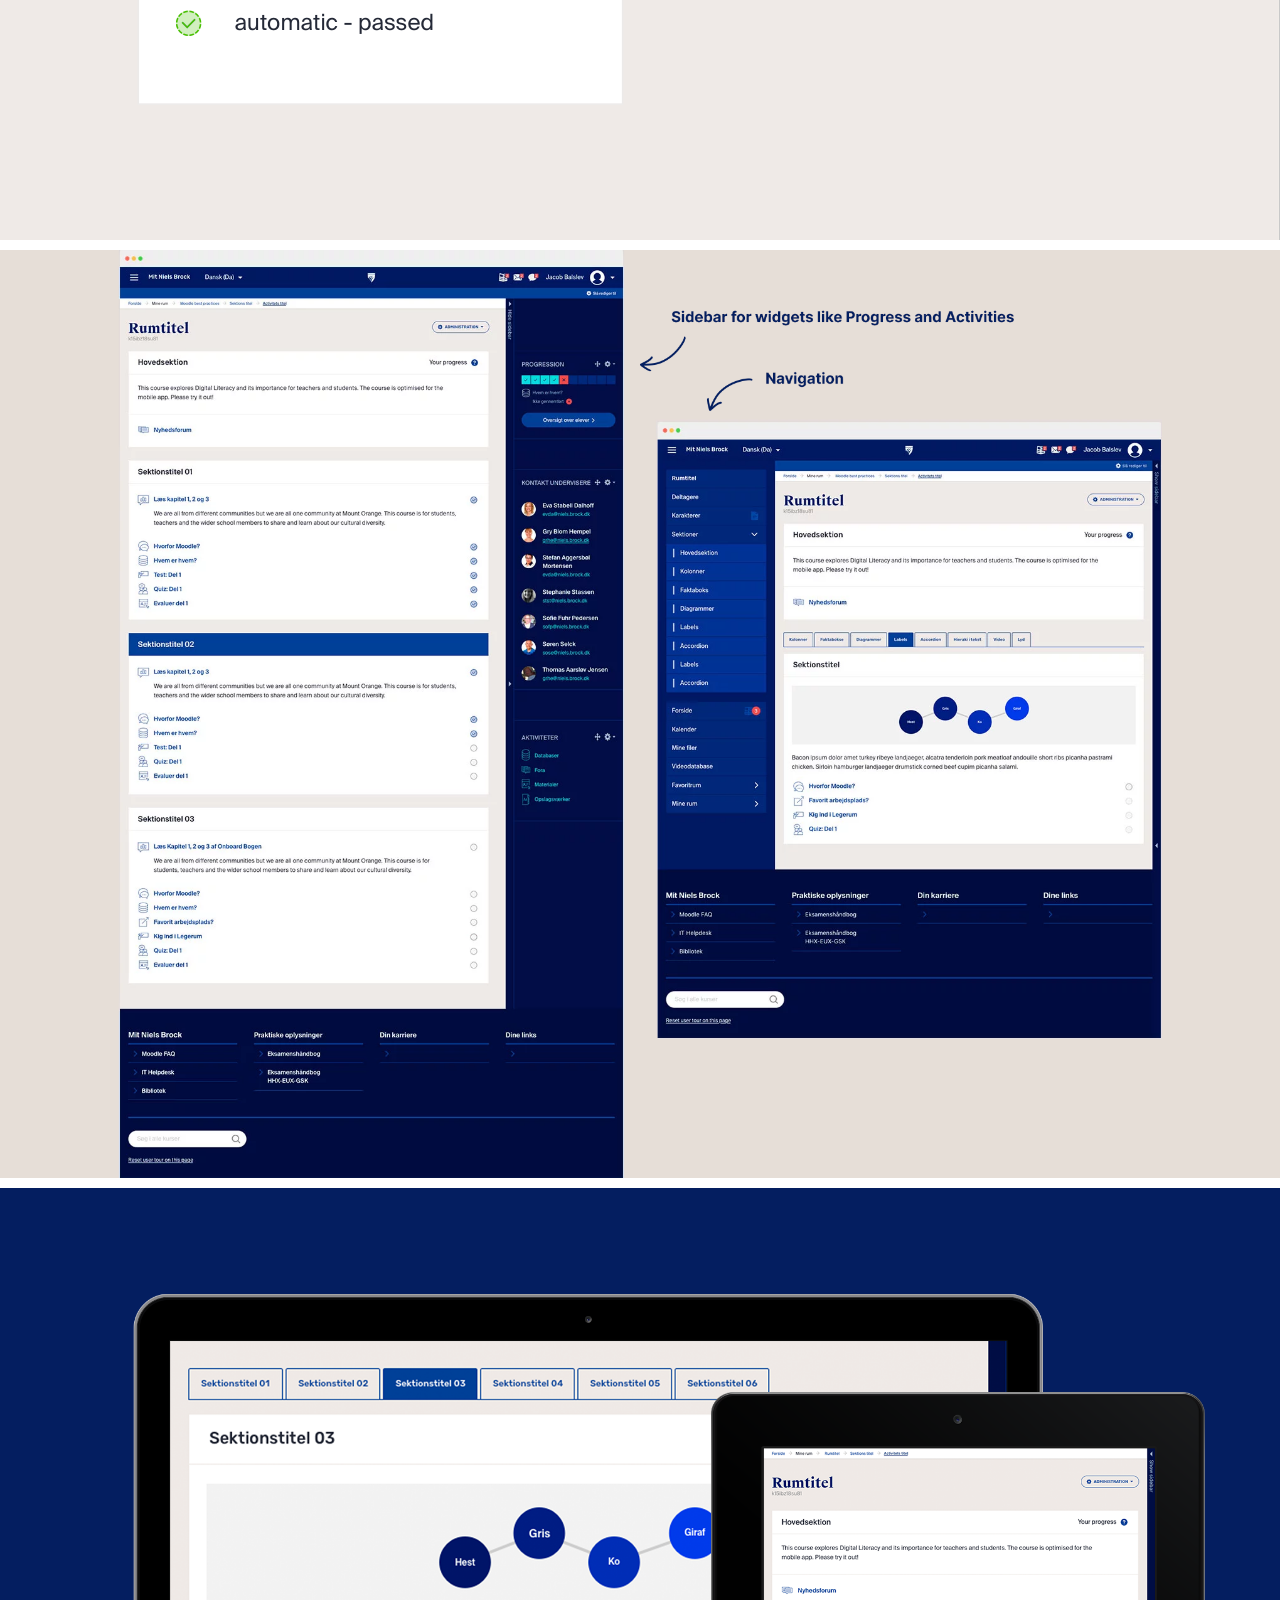
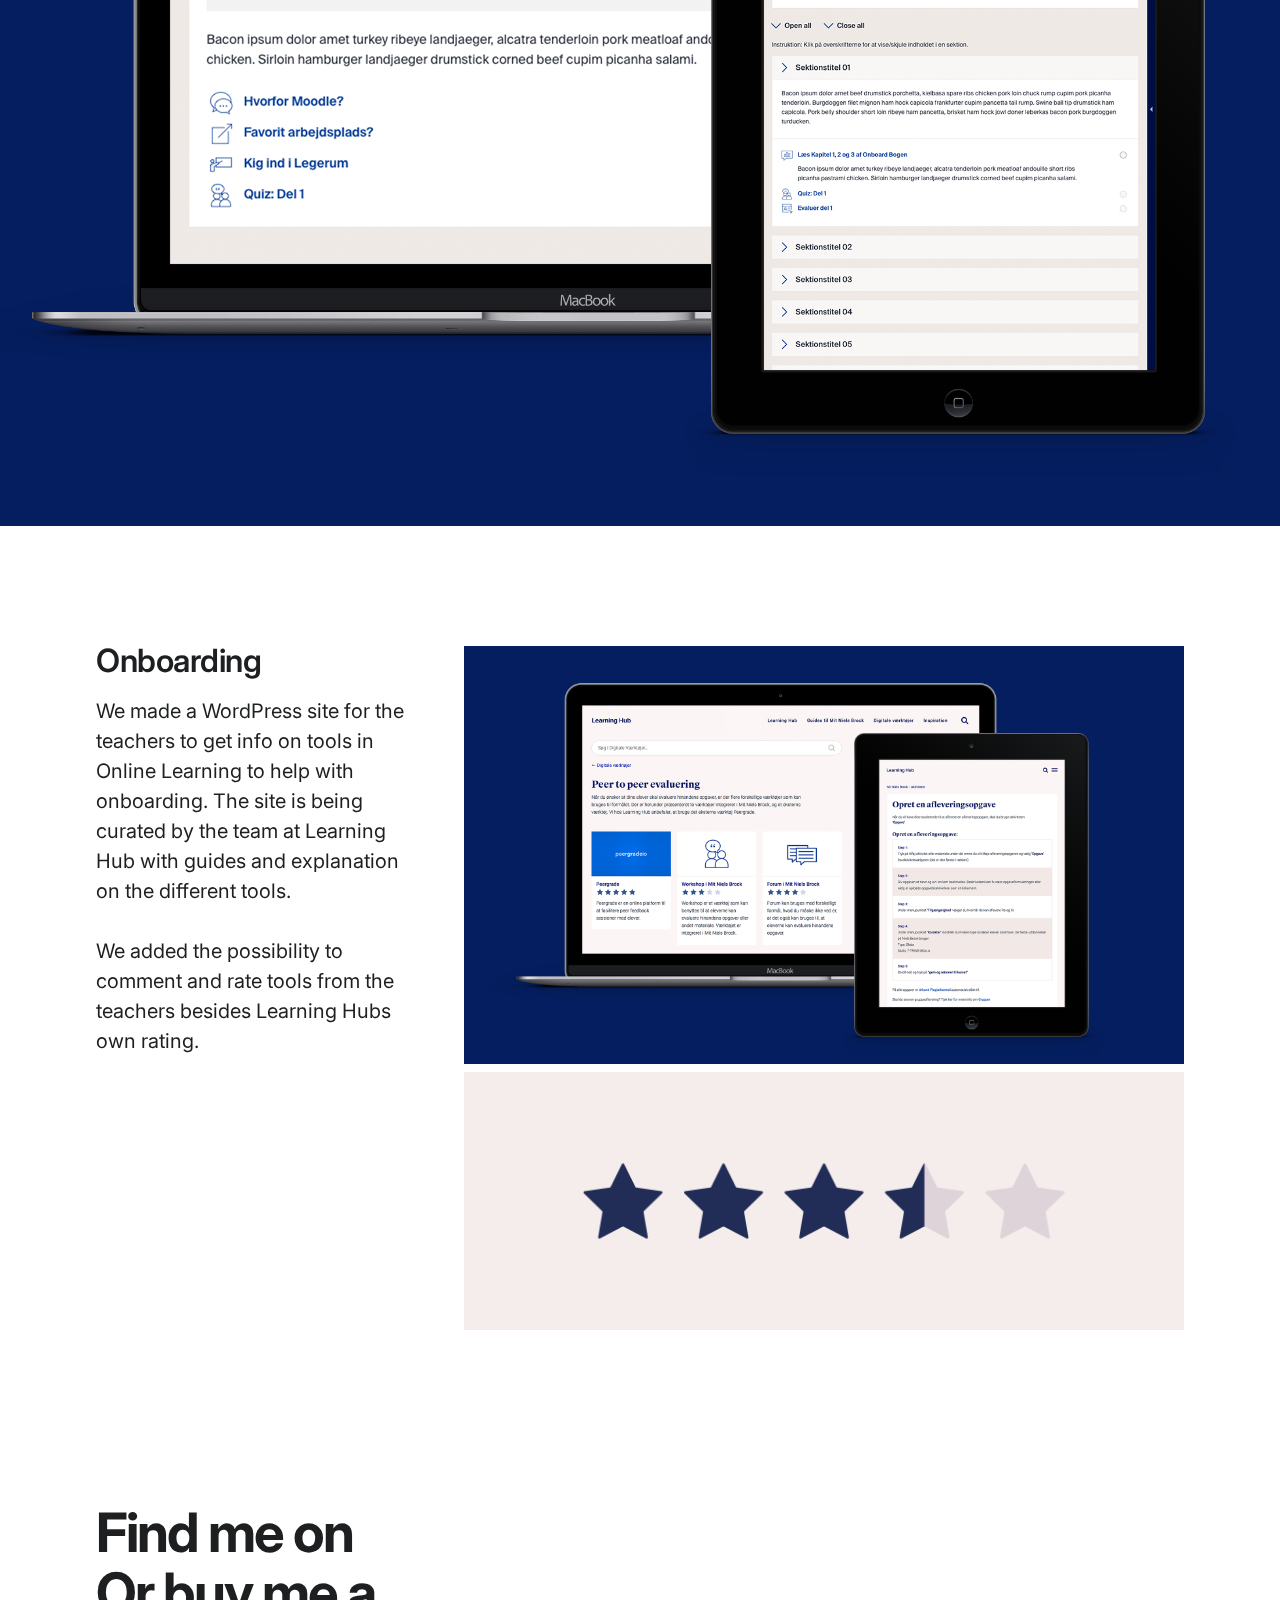
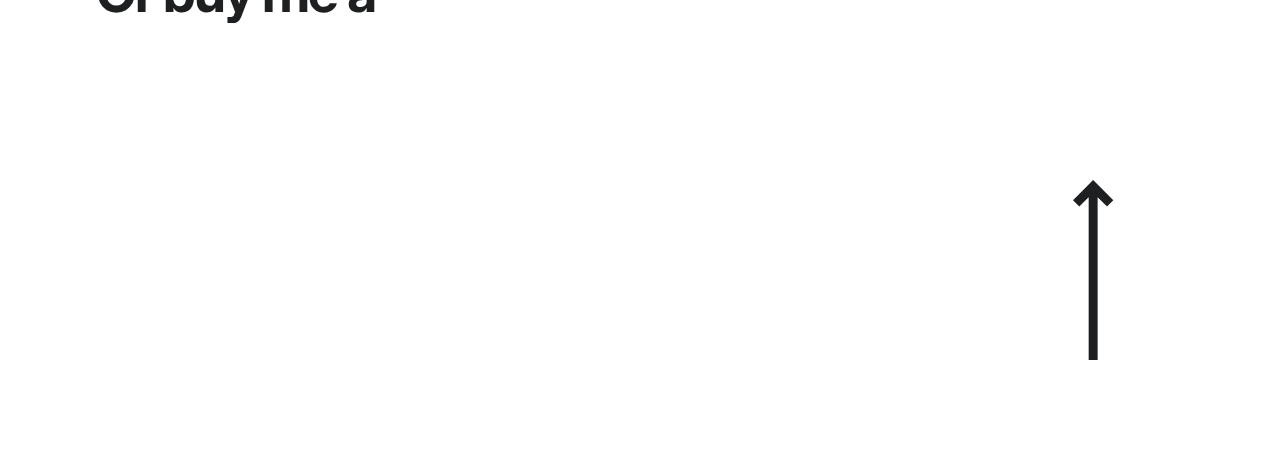
<file: niels-brock.html>
<!DOCTYPE html>
<html lang="en">
<head>
    <!-- Meta Data -->  
    <meta charset="UTF-8">
    <meta name="viewport" content="width=device-width, initial-scale=1.0">
    <title>Redesign of Niels Brocks Learning Management System Mit Niels Brock</title>
    <meta name="author" content="Jacob Balslev" />
 
    <meta
  name="description"
  content="Redesign of Niels Brocks Learning Management System Mit Niels Brock" />
 
  <meta
  property="og:image"
  content="https://jacobbalslev.dk/img/niels-brock/niels-brock-samlet.png" />
 <meta
  property="og:description"
  content="Redesign of Niels Brocks Learning Management System Mit Niels Brock" />
 <meta property="og:title" content="Redesign of Niels Brocks Learning Management System Mit Niels Brock" />
 <!-- Meta Data -->  
 
    <link rel="stylesheet" href="css/style.css">
    <!-- Font -->
    <link rel="preconnect" href="https://fonts.googleapis.com">
  <link rel="preconnect" href="https://fonts.gstatic.com" crossorigin>
  <link href="https://fonts.googleapis.com/css2?family=Inter:wght@100..900&display=swap" rel="stylesheet">
    <!-- Font -->

</head>
<body class="project-page">        
  <span class="cropmark top-left fadeInDiagonal-animation" data-animation="fadeInDiagonal-animation" data-animation-delay="0" style="animation-delay: 0ms;"></span>
  <span class="cropmark top-right fadeInDiagonal-animation" data-animation="fadeInDiagonal-animation" data-animation-delay="0" style="animation-delay: 0ms;"></span>
  <span class="cropmark bottom-left fadeInDiagonalUp-animation" data-animation="fadeInDiagonalUp-animation" data-animation-delay="0" style="animation-delay: 0ms;"></span>
  <span class="cropmark bottom-right fadeInDiagonalUp-animation" data-animation="fadeInDiagonalUp-animation" data-animation-delay="0" style="animation-delay: 0ms;"></span>
  <span class="loader" data-animation="loader" data-animation-delay="650" style="animation-delay: 650ms;"></span>
  <progress max="100" value="0"></progress>
    
    <div id="cursor-border"></div>
  
      <!-- Header -->
      <div class="header-container fadeInDown-animation" data-animation="fadeInDown-animation" data-animation-delay="250" style="animation-delay: 250ms;">
  <div class="header">
    <div class="header-logo-container">
      <a class="logo-name" href="index.html" data-cursor="pointer" >
      Jacob Balslev
    </a>
  </div>
    <div class="header-links">
 </div>
 <div class="header-links-mobile">
  <div class="header-links-mobile-container">
 
  <!-- Burger Menu - Button -->
 <div id="burger-menu" data-cursor="pointer" >
  <span></span>
  <div class="burger-menu-bg"></div>
 </div>
 <!-- Burger Menu - Button -->
 
 </div></div>
 </div>
</div>
 <!-- Header -->

    <!-- top-hero-container -->
    <!-- Burger Menu - Menu -->
 <div id="menu">
  <div class="menu-container">
    <a href="digst.html" class="animate-link-burger" data-cursor="pointer" >Digitaliseringsstyrelsen</a>
    <a href="niels-brock.html" class="animate-link-burger" data-cursor="pointer" >Niels Brock</a>
    <a href="leo.html" class="animate-link-burger" data-cursor="pointer" >Leo Innovation Lab</a>
    <a href="nanna.html" class="animate-link-burger" data-cursor="pointer" >Nanna Balslev</a>
    <a href="nets.html" class="animate-link-burger" data-cursor="pointer" >Nets</a>
    <a href="syd-energi.html" class="animate-link-burger" data-cursor="pointer" >Syd Energi</a>
    <a href="the-color-run.html" class="animate-link-burger" data-cursor="pointer" >The Color Run</a>
    <a href="skolernes-sangdag.html" class="animate-link-burger" data-cursor="pointer" >Skolernes Sangdag</a>
  </div>
  <div class="grey"></div>
</div>
<!-- Burger Menu - Menu -->
<div class="top-hero-container">

<div class="top-hero">
  <a data-cursor="pointer" href="#project" id="project-page-top" class="fadeInDown-animation" data-animation="fadeInDown-animation" data-animation-delay="400" style="animation-delay: 400ms;">
      <svg version="1.1" id="Layer_1" xmlns="http://www.w3.org/2000/svg" xmlns:xlink="http://www.w3.org/1999/xlink" x="0px" y="0px"
viewBox="0 0 27 120.6" style="enable-background:new 0 0 27 120.6;" xml:space="preserve">
<polygon class="project-page-top-arrow" points="22.8,102.8 16.5,109.1 16.5,0 10.5,0 10.5,109.1 4.2,102.8 0,107.1 13.5,120.6 13.5,120.6 13.5,120.6 27,107.1 "/>
</svg>

  </a>
<h1>
  Mit Niels Brock
</h1>

</div>

 </div>
 <!-- Top Hero Container -->
 

  <div class="frontpage-projects-container" id="project">
    <div class="project-page-text-row fadeInUp-animation" data-animation="fadeInUp-animation" data-animation-delay="400" style="animation-delay: 400ms;">
        <div class="project-page-text-row-container">
        <!-- Client -->
        <div class="project-roles">
           <div class="client-container">
            <div class="client-title">Client</div>
            <div class="client">Niels Brock</div>
            <div class="client">Learning Hub</div>
           </div> 

           <div class="client-container">
            <div class="client-title">Services</div>
            <div class="client">UX&UI</div>
            <div class="client">WordPress Development</div>
            <div class="client">Print</div>
           </div> 
           <!-- Client -->
          </div>
          <div class="project-description">
            Niels Brock Copenhagen Business College offers a wide range of education programs. Mit Niels Brock is the schools digital classroom and an upgrade is a part of their journey to adjust to a more digital world. I was hired to help with the UX&UI.
          </div>
      </div></div>
    <div class="project-page-row">
          <!-- images -->   
          
             <div class="images-container w60left">
              
              <div class="images w100">
                <img src="img/niels-brock/niels-brock-intro.svg" class="slide">
                </div>  
           
            
    </div>
    <!-- images -->     
    <div class="project-page-text-row-container-container w40right">
        
    <div class="project-page-text-row">
    
      <div class="project-description">
        Niels Brock use a LMS called Moodle which was developed in 1999. The team from Learning Hub described it as a swiss army knife which indicates there was more to remove than to add in terms of features.
      </div>
  </div>
</div>
</div>


<div class="project-page-column">

    <div class="images w100">
      <img src="img/niels-brock/niels-brock-samlet.png" class="slide">
      </div>  
</div>


<!-- Row -->
<div class="project-page-row no-padding-bottom">
  <!-- images -->   

<!-- images -->     
<div class="project-page-text-row-container-container w40left">

<div class="project-page-text-row">

<div class="project-description">
<h2>Research and insights</h2>
We looked at competitors like Lectio and send out surveys to the teachers and students, made focusgroups and workshops. A chatbot from Intercom was added to the existing website so the students could ask questions and send in requests during the project.
<br><br>
One of the pains we discovered was that the teachers reported abscence differently which frustrated the students. Plus they wanted easier acces to data about deadlines and status on assignments. Our solution was to build a Dashboard on the frontpage with a different view for students and teachers.


  
</div>
</div>
</div>

<div class="images-container w60left">  
  
  <div class="images w100">
    <img src="img/niels-brock/niels-brock-dashboard.png" class="slide">
    </div>  

</div>
</div>
<!-- Row -->

<div class="project-page-column">
  <div class="images w100">
    <img src="img/niels-brock/nielsbrock_browser_06.png" class="slide">
    </div>
        <div class="images w100">
          <img src="img/niels-brock/nielsbrock.gif" class="slide">
          </div>  
          <div class="images w100">
            <img src="img/niels-brock/nielsbrock_browser_05.png" class="slide">
            </div>  
          <div class="images w100">
            <img src="img/niels-brock/nielsbrock-navigation-sidebar.png" class="slide">
            </div>  
    <div class="images w100">
        <img src="img/niels-brock/nielsbrock_mac_04.png" class="slide">
        </div>
        
  </div>

<!-- Row -->
<div class="project-page-row">
    <!-- images -->   

<!-- images -->     
<div class="project-page-text-row-container-container w40left">
  <div class="project-page-text-row">
</div>
<div class="project-page-text-row">

<div class="project-description">
    <h2>Onboarding</h2>
    We made a WordPress site for the teachers to get info on tools in Online Learning to help with onboarding. The site is being curated by the team at Learning Hub with guides and explanation on the different tools. 
    <br><br>
    We added the possibility to comment and rate tools from the teachers besides Learning Hubs own rating.
    <br><br>
    
</div>
</div>
</div>

<div class="images-container w60left">  
    
  <div class="images w100">
    <img src="img/niels-brock/nielsbrock_mac_03.png" class="slide">
    </div>

    <div class="images w100">
        <img src="img/niels-brock/nielsbrock_stjerner.png" class="slide">
        </div>   
        
  </div>
</div>
<!-- Row -->

  </div>

  <div class="footer-container">
    <div class="footer">
        <h2 data-cursor="pointer2" class="fadeInDown-animation" data-animation="fadeInDown-animation" data-animation-delay="100" style="animation-delay: 100ms;">
            <a href="mailto:jacobbalslev@gmail.com" class="animate-link contact" data-cursor="pointer">Mail me,</a> <a href="tel:+4526281131" class="animate-link contact" data-cursor="pointer">Call me,</a><br>Find me on <a href="https://www.linkedin.com/in/jacob-balslev-b3313950/" class="animate-link contact" data-cursor="pointer">LinkedIn,</a><br>Or buy me a <a href="https://buymeacoffee.com/jacobbalslev" class="animate-link contact" data-cursor="pointer">coffee.</a>
          </h2>
        <a href="#top">
          <svg id="back-to-top" data-name="Layer 1" xmlns="http://www.w3.org/2000/svg" viewBox="0 0 27 120.6">
            <polygon class="back-to-top-arrow" points="22.8 102.8 16.5 109.1 16.5 0 10.5 0 10.5 109.1 4.2 102.8 0 107.1 13.5 120.6 13.5 120.6 13.5 120.6 27 107.1 22.8 102.8"/>
          </svg>
        </a>
       
        <div class="copyright">©2024 <span>JACOB BALSLEV</span></div>
    </div>
  </div>

    <script  src="./js/script.js"></script>
    <script  src="./script.js"></script>
    
    <script>// Cursor 
      const cursor = document.querySelector("#cursor");
      const cursorBorder = document.querySelector("#cursor-border");
      const cursorPos = { x: 0, y: 0 };
      const cursorBorderPos = { x: 0, y: 0 };
      
      document.addEventListener("mousemove", (e) => {
        cursorPos.x = e.clientX;
        cursorPos.y = e.clientY;
      
        cursor.style.transform = `translate(${e.clientX}px, ${e.clientY}px)`;
      });
      
      requestAnimationFrame(function loop() {
        const easting = 8;
        cursorBorderPos.x += (cursorPos.x - cursorBorderPos.x) / easting;
        cursorBorderPos.y += (cursorPos.y - cursorBorderPos.y) / easting;
      
        cursorBorder.style.transform = `translate(${cursorBorderPos.x}px, ${cursorBorderPos.y}px)`;
        requestAnimationFrame(loop);
      });
      
      document.querySelectorAll("[data-cursor]").forEach((item) => {
        item.addEventListener("mouseover", (e) => {
          if (item.dataset.cursor === "small") {
            cursorBorder.style.backgroundColor = "rgba(255, 255, 255, 1)";
            cursorBorder.style.mixBlendMode = "difference";
            cursorBorder.style.opacity = "1";
            cursorBorder.style.boxShadow = "unset"
            cursorBorder.style.setProperty("--size", "12px");
          }
          if (item.dataset.cursor === "big") {
            cursorBorder.style.backgroundColor = "rgba(255, 255, 255, 0.6)";
            cursorBorder.style.mixBlendMode = "difference";
            cursorBorder.style.opacity = "0.25";
            cursorBorder.style.setProperty("--size", "35px");
          }
        });
        item.addEventListener("mouseout", (e) => {
          cursorBorder.style.backgroundColor = "unset";
          cursorBorder.style.mixBlendMode = "unset";
          cursorBorder.style.opacity = "0.4";
          cursorBorder.style.boxShadow = "0 0 0 1px hsl(210 4% 70% / 1)"
          cursorBorder.style.setProperty("--size", "20px");
        });
      });
      // Cursor</script>
      
    <!-- <script>
     document.addEventListener("DOMContentLoaded", function () {
  const options = {
    root: null,
    rootMargin: "0px",
    threshold: 0.4
  };

  // IMAGE ANIMATION

  let revealCallback = (entries) => {
    entries.forEach((entry) => {
      let container = entry.target;

      if (entry.isIntersecting) {
        console.log(container);
        container.classList.add("animating");
        return;
      }

      if (entry.boundingClientRect.top > 0) {
        container.classList.remove("animating");
      }
    });
  };

  let revealObserver = new IntersectionObserver(revealCallback, options);

  document.querySelectorAll(".container-image-container").forEach((reveal) => {
    revealObserver.observe(reveal);
  });

  // TEXT ANIMATION

  let fadeupCallback = (entries) => {
    entries.forEach((entry) => {
      let container = entry.target;
      container.classList.add("not-fading-up");

      if (entry.isIntersecting) {
        container.classList.add("fading-up");
        return;
      }

      if (entry.boundingClientRect.top > 0) {
        container.classList.remove("fading-up");
      }
    });
  };

  let fadeupObserver = new IntersectionObserver(fadeupCallback, options);

  document.querySelectorAll(".fadeup").forEach((fadeup) => {
    fadeupObserver.observe(fadeup);
  });
});
    </script> -->
    <script src='https://cdnjs.cloudflare.com/ajax/libs/jquery/3.5.1/jquery.min.js'></script>
    
    <script src='https://bundle.run/css-scroll-snap-polyfill@0.1.2'></script>

    <script src='https://s3-us-west-2.amazonaws.com/s.cdpn.io/16327/gsap-latest-beta.min.js?r=5426'></script>
    <script src='https://assets.codepen.io/16327/ScrollTrigger.min.js'></script>
    
</body>
</html>
</file>
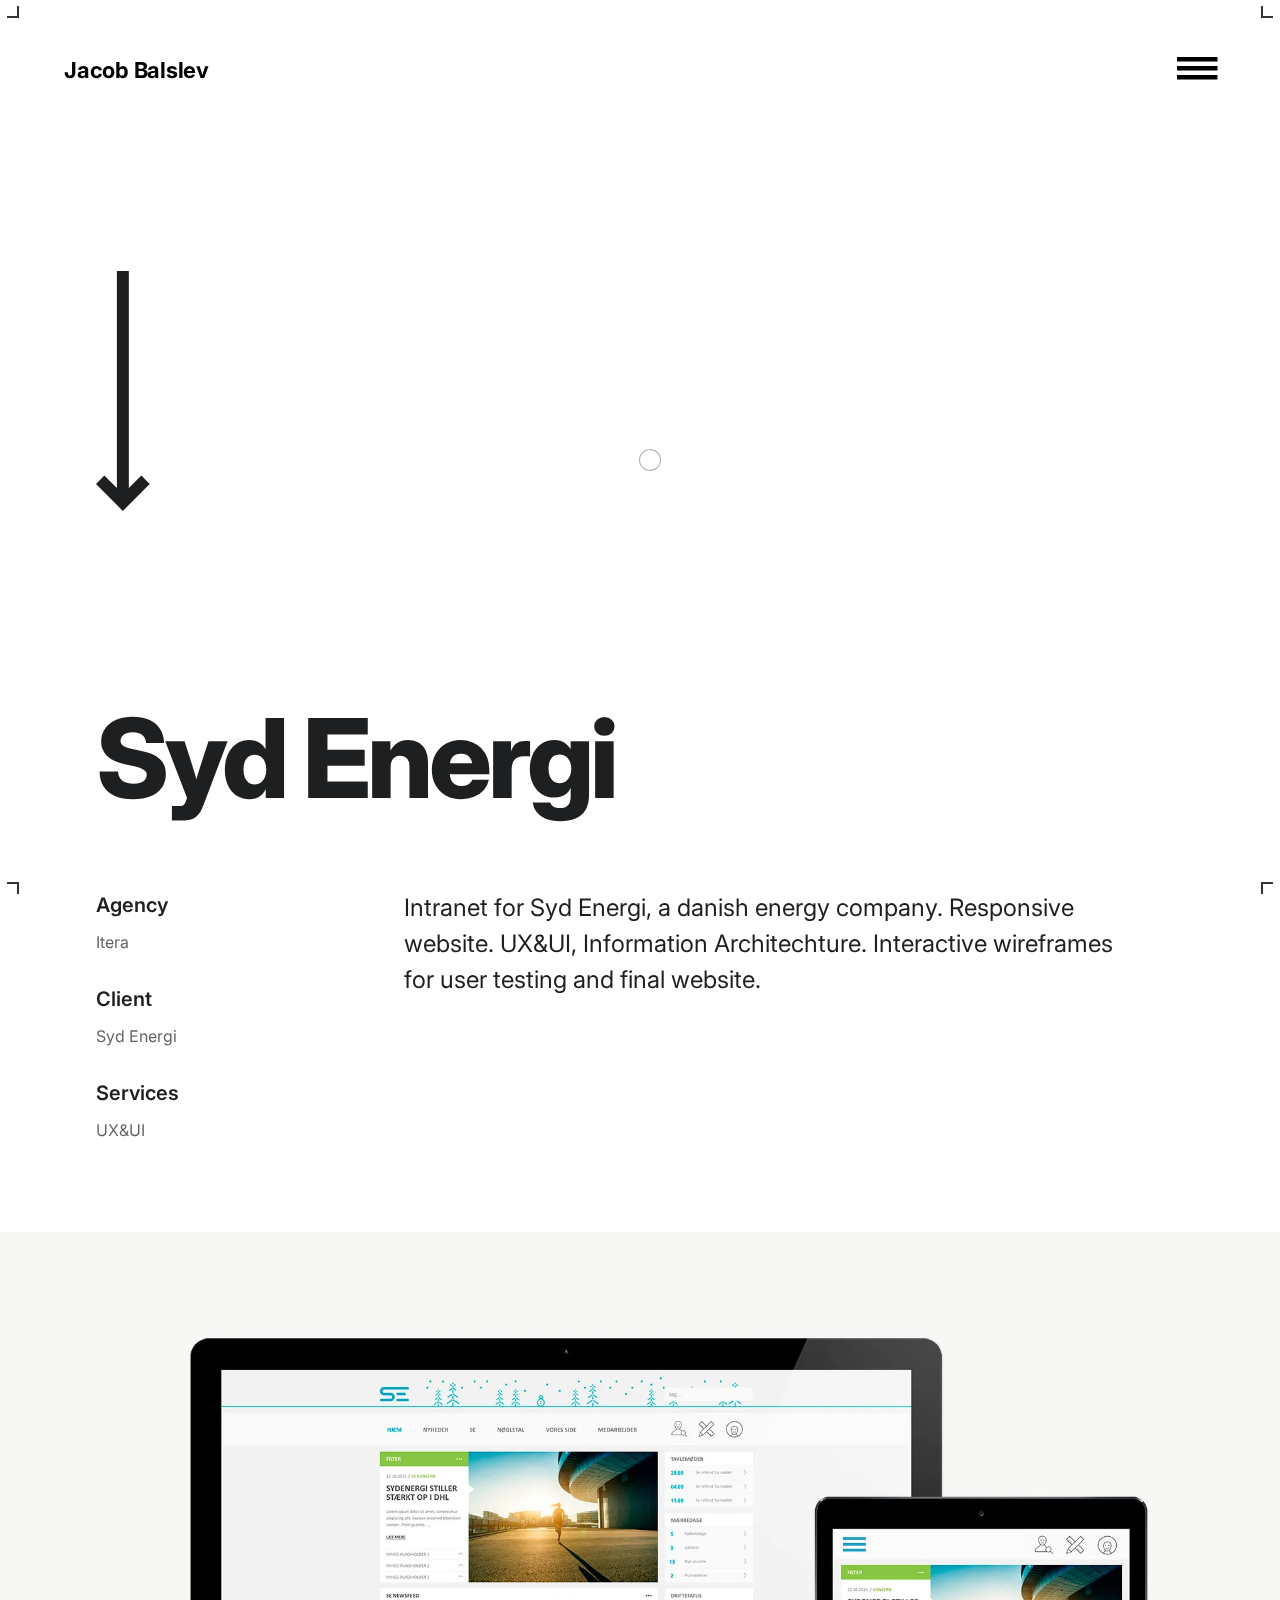
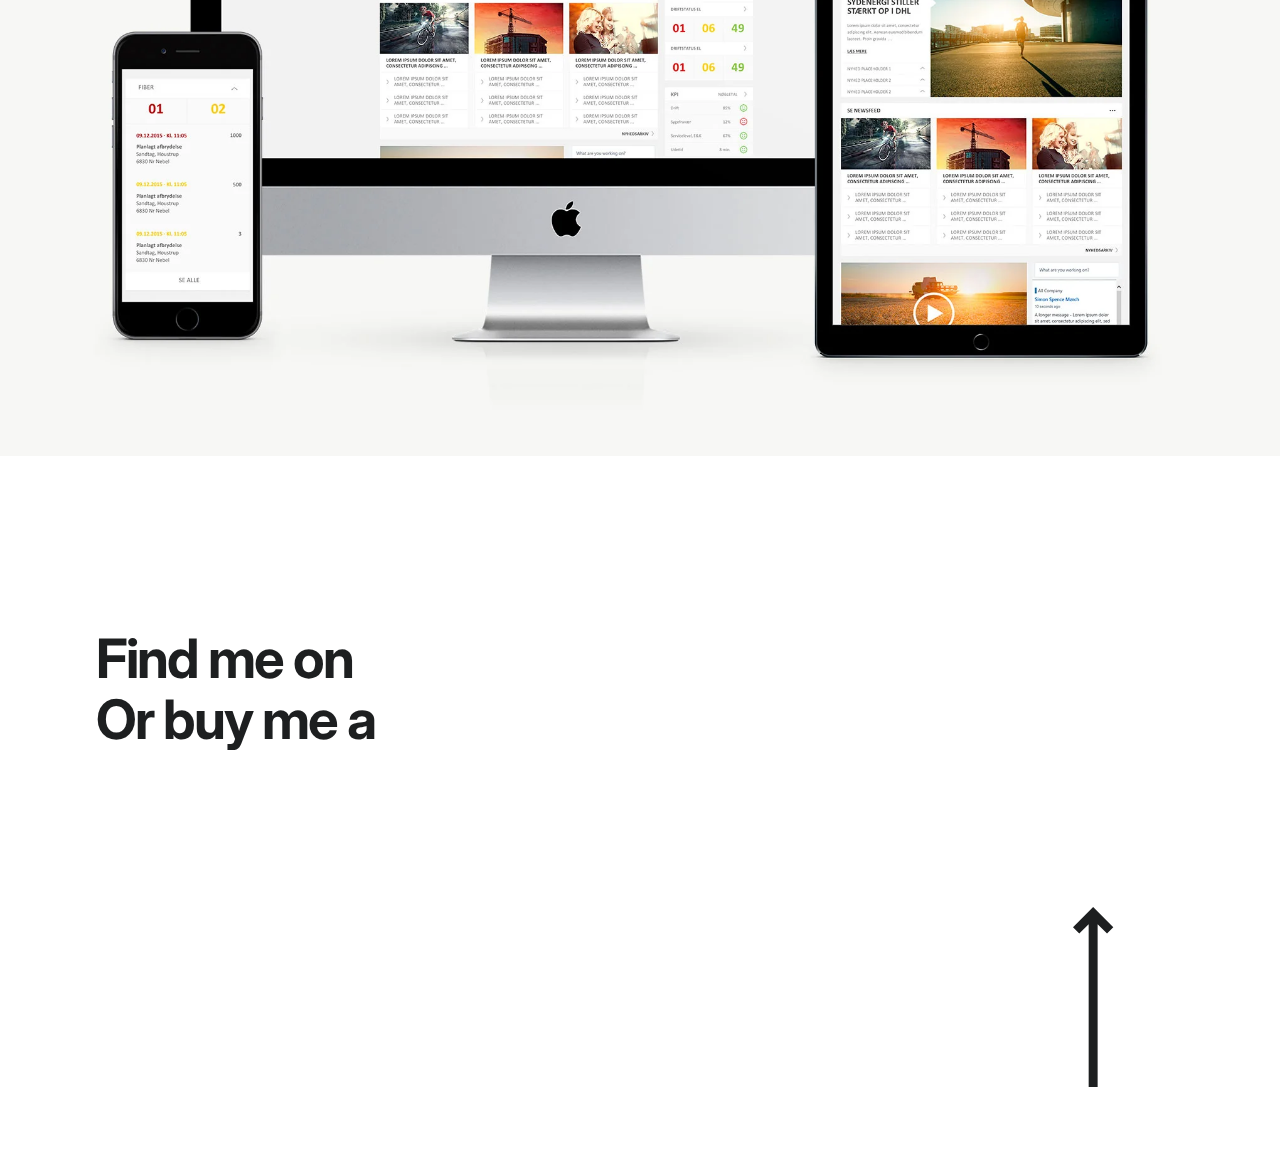
<file: syd-energi.html>
<!DOCTYPE html>
<html lang="en">
<head>
    
  <!-- Meta Data -->  
  <meta charset="UTF-8">
  <meta name="viewport" content="width=device-width, initial-scale=1.0">
  <title>Design of Intranet for Syd Energi, a danish energy company. Responsive website. UX&UI, Information Architechture. Interactive wireframes for user testing and final website.</title>
  <meta name="author" content="Jacob Balslev" />

  <meta
name="description"
content="Design of Intranet for Syd Energi, a danish energy company. Responsive website. UX&UI, Information Architechture. Interactive wireframes for user testing and final website." />

<meta
property="og:image"
content="https://jacobbalslev.dk/img/itera/se_mockup.webp" />
<meta
property="og:description"
content="Responsive website. UX&UI, Information Architechture. Interactive wireframes for user testing and final website." />
<meta property="og:title" content="Design of Intranet for Syd Energi, a danish energy company." />
<!-- Meta Data -->  

    <link rel="stylesheet" href="css/style.css">
    <!-- Font -->
    <link rel="preconnect" href="https://fonts.googleapis.com">
  <link rel="preconnect" href="https://fonts.gstatic.com" crossorigin>
  <link href="https://fonts.googleapis.com/css2?family=Inter:wght@100..900&display=swap" rel="stylesheet">
    <!-- Font -->

</head>
<body class="project-page">        
  <span class="cropmark top-left fadeInDiagonal-animation" data-animation="fadeInDiagonal-animation" data-animation-delay="0" style="animation-delay: 0ms;"></span>
  <span class="cropmark top-right fadeInDiagonal-animation" data-animation="fadeInDiagonal-animation" data-animation-delay="0" style="animation-delay: 0ms;"></span>
  <span class="cropmark bottom-left fadeInDiagonalUp-animation" data-animation="fadeInDiagonalUp-animation" data-animation-delay="0" style="animation-delay: 0ms;"></span>
  <span class="cropmark bottom-right fadeInDiagonalUp-animation" data-animation="fadeInDiagonalUp-animation" data-animation-delay="0" style="animation-delay: 0ms;"></span>
  <span class="loader" data-animation="loader" data-animation-delay="650" style="animation-delay: 650ms;"></span>
  <progress max="100" value="0"></progress>
    
    <div id="cursor-border"></div>
  
      <!-- Header -->
      <div class="header-container fadeInDown-animation" data-animation="fadeInDown-animation" data-animation-delay="250" style="animation-delay: 250ms;">
  <div class="header">
    <div class="header-logo-container">
      <a class="logo-name" href="index.html" data-cursor="pointer" >
      Jacob Balslev
    </a>
  </div>
    <div class="header-links">
 </div>
 <div class="header-links-mobile">
  <div class="header-links-mobile-container">
 
  <!-- Burger Menu - Button -->
 <div id="burger-menu" data-cursor="pointer" >
  <span></span>
  <div class="burger-menu-bg"></div>
 </div>
 <!-- Burger Menu - Button -->
 
 </div></div>
 </div>
</div>
 <!-- Header -->

    <!-- top-hero-container -->
    <!-- Burger Menu - Menu -->
 <div id="menu">
  <div class="menu-container">
    <a href="digst.html" class="animate-link-burger" data-cursor="pointer" >Digitaliseringsstyrelsen</a>
    <a href="niels-brock.html" class="animate-link-burger" data-cursor="pointer" >Niels Brock</a>
    <a href="leo.html" class="animate-link-burger" data-cursor="pointer" >Leo Innovation Lab</a>
    <a href="nanna.html" class="animate-link-burger" data-cursor="pointer" >Nanna Balslev</a>
    <a href="nets.html" class="animate-link-burger" data-cursor="pointer" >Nets</a>
    <a href="syd-energi.html" class="animate-link-burger" data-cursor="pointer" >Syd Energi</a>
    <a href="the-color-run.html" class="animate-link-burger" data-cursor="pointer" >The Color Run</a>
    <a href="skolernes-sangdag.html" class="animate-link-burger" data-cursor="pointer" >Skolernes Sangdag</a>
  </div>
  <div class="grey"></div>
</div>
<!-- Burger Menu - Menu -->
<div class="top-hero-container">

<div class="top-hero">
  <a data-cursor="pointer" href="#project" id="project-page-top" class="fadeInDown-animation" data-animation="fadeInDown-animation" data-animation-delay="400" style="animation-delay: 400ms;">
      <svg version="1.1" id="Layer_1" xmlns="http://www.w3.org/2000/svg" xmlns:xlink="http://www.w3.org/1999/xlink" x="0px" y="0px"
viewBox="0 0 27 120.6" style="enable-background:new 0 0 27 120.6;" xml:space="preserve">
<polygon class="project-page-top-arrow" points="22.8,102.8 16.5,109.1 16.5,0 10.5,0 10.5,109.1 4.2,102.8 0,107.1 13.5,120.6 13.5,120.6 13.5,120.6 27,107.1 "/>
</svg>

  </a>
<h1>
  Syd Energi
</h1>

</div>

 </div>
 <!-- Top Hero Container -->
 

  <div class="frontpage-projects-container" id="project">
    <div class="project-page-text-row fadeInUp-animation" data-animation="fadeInUp-animation" data-animation-delay="400" style="animation-delay: 400ms;">
        <div class="project-page-text-row-container">
        <!-- Client -->
        <div class="project-roles">
           <div class="client-container">
            <div class="client-title">Agency</div>
            <div class="client">Itera</div>
           </div> 
           <div class="client-container">
            <div class="client-title">Client</div>
            <div class="client">Syd Energi</div>
           </div> 

           <div class="client-container">
            <div class="client-title">Services</div>
            <div class="client">UX&UI</div>
           </div> 
           <!-- Client -->
          </div>
          <div class="project-description">
            Intranet for Syd Energi, a danish energy company. Responsive website. UX&UI, Information Architechture. Interactive wireframes for user testing and final website.
          </div>
      </div></div>
      <div class="project-page-column">
        <div class="images w100">
          <img src="img/itera/se_mockup.webp" class="slide">
          </div>  
        
        </div>

  </div>

  <div class="footer-container">
    <div class="footer">
        <h2 data-cursor="big" class="fadeInDown-animation" data-animation="fadeInDown-animation" data-animation-delay="100" style="animation-delay: 100ms;">
            <a href="mailto:jacobbalslev@gmail.com" class="animate-link contact" data-cursor="small">Mail me,</a> <a href="tel:+4526281131" class="animate-link contact" data-cursor="small">Call me,</a><br>Find me on <a href="https://www.linkedin.com/in/jacob-balslev-b3313950/" class="animate-link contact" data-cursor="small">LinkedIn,</a><br>Or buy me a <a href="https://buymeacoffee.com/jacobbalslev" class="animate-link contact" data-cursor="small">coffee.</a>
          </h2>
        <a href="#top">
          <svg id="back-to-top" data-name="Layer 1" xmlns="http://www.w3.org/2000/svg" viewBox="0 0 27 120.6">
            <polygon class="back-to-top-arrow" points="22.8 102.8 16.5 109.1 16.5 0 10.5 0 10.5 109.1 4.2 102.8 0 107.1 13.5 120.6 13.5 120.6 13.5 120.6 27 107.1 22.8 102.8"/>
          </svg>
        </a>
       
        <div class="copyright">©2024 <span>JACOB BALSLEV</span></div>
    </div>
  </div>

    <script  src="./js/script.js"></script>
    <script  src="./script.js"></script>
    <!-- <script>
     document.addEventListener("DOMContentLoaded", function () {
  const options = {
    root: null,
    rootMargin: "0px",
    threshold: 0.4
  };

  // IMAGE ANIMATION

  let revealCallback = (entries) => {
    entries.forEach((entry) => {
      let container = entry.target;

      if (entry.isIntersecting) {
        console.log(container);
        container.classList.add("animating");
        return;
      }

      if (entry.boundingClientRect.top > 0) {
        container.classList.remove("animating");
      }
    });
  };

  let revealObserver = new IntersectionObserver(revealCallback, options);

  document.querySelectorAll(".container-image-container").forEach((reveal) => {
    revealObserver.observe(reveal);
  });

  // TEXT ANIMATION

  let fadeupCallback = (entries) => {
    entries.forEach((entry) => {
      let container = entry.target;
      container.classList.add("not-fading-up");

      if (entry.isIntersecting) {
        container.classList.add("fading-up");
        return;
      }

      if (entry.boundingClientRect.top > 0) {
        container.classList.remove("fading-up");
      }
    });
  };

  let fadeupObserver = new IntersectionObserver(fadeupCallback, options);

  document.querySelectorAll(".fadeup").forEach((fadeup) => {
    fadeupObserver.observe(fadeup);
  });
});
    </script> -->

    <script>// Cursor 
      const cursor = document.querySelector("#cursor");
      const cursorBorder = document.querySelector("#cursor-border");
      const cursorPos = { x: 0, y: 0 };
      const cursorBorderPos = { x: 0, y: 0 };
      
      document.addEventListener("mousemove", (e) => {
        cursorPos.x = e.clientX;
        cursorPos.y = e.clientY;
      
        cursor.style.transform = `translate(${e.clientX}px, ${e.clientY}px)`;
      });
      
      requestAnimationFrame(function loop() {
        const easting = 8;
        cursorBorderPos.x += (cursorPos.x - cursorBorderPos.x) / easting;
        cursorBorderPos.y += (cursorPos.y - cursorBorderPos.y) / easting;
      
        cursorBorder.style.transform = `translate(${cursorBorderPos.x}px, ${cursorBorderPos.y}px)`;
        requestAnimationFrame(loop);
      });
      
      document.querySelectorAll("[data-cursor]").forEach((item) => {
        item.addEventListener("mouseover", (e) => {
          if (item.dataset.cursor === "small") {
            cursorBorder.style.backgroundColor = "rgba(255, 255, 255, 1)";
            cursorBorder.style.mixBlendMode = "difference";
            cursorBorder.style.opacity = "1";
            cursorBorder.style.boxShadow = "unset"
            cursorBorder.style.setProperty("--size", "12px");
          }
          if (item.dataset.cursor === "big") {
            cursorBorder.style.backgroundColor = "rgba(255, 255, 255, 0.6)";
            cursorBorder.style.mixBlendMode = "difference";
            cursorBorder.style.opacity = "0.25";
            cursorBorder.style.setProperty("--size", "35px");
          }
        });
        item.addEventListener("mouseout", (e) => {
          cursorBorder.style.backgroundColor = "unset";
          cursorBorder.style.mixBlendMode = "unset";
          cursorBorder.style.opacity = "0.4";
          cursorBorder.style.boxShadow = "0 0 0 1px hsl(210 4% 70% / 1)"
          cursorBorder.style.setProperty("--size", "20px");
        });
      });
      // Cursor</script>

    <script src='https://cdnjs.cloudflare.com/ajax/libs/jquery/3.5.1/jquery.min.js'></script>
    
    <script src='https://bundle.run/css-scroll-snap-polyfill@0.1.2'></script>

    <script src='https://s3-us-west-2.amazonaws.com/s.cdpn.io/16327/gsap-latest-beta.min.js?r=5426'></script>
    <script src='https://assets.codepen.io/16327/ScrollTrigger.min.js'></script>
    
</body>
</html>
</file>
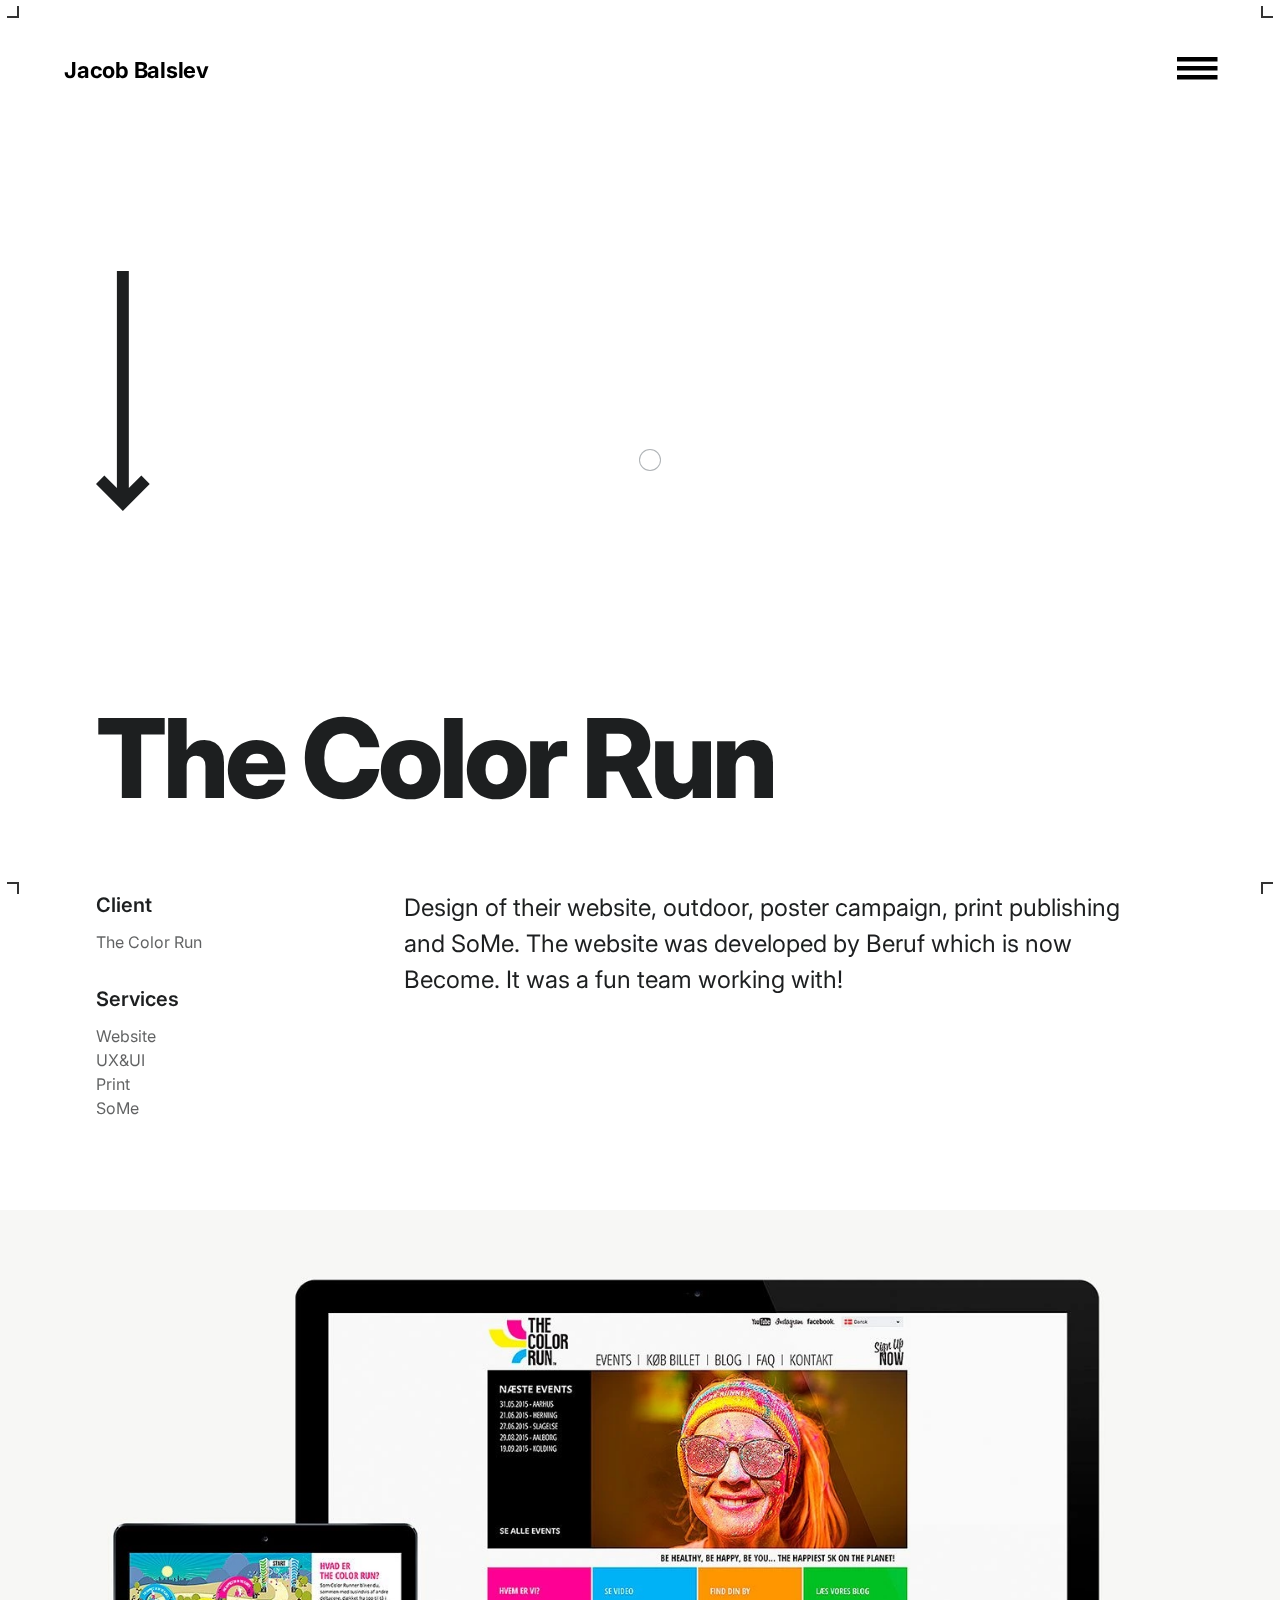
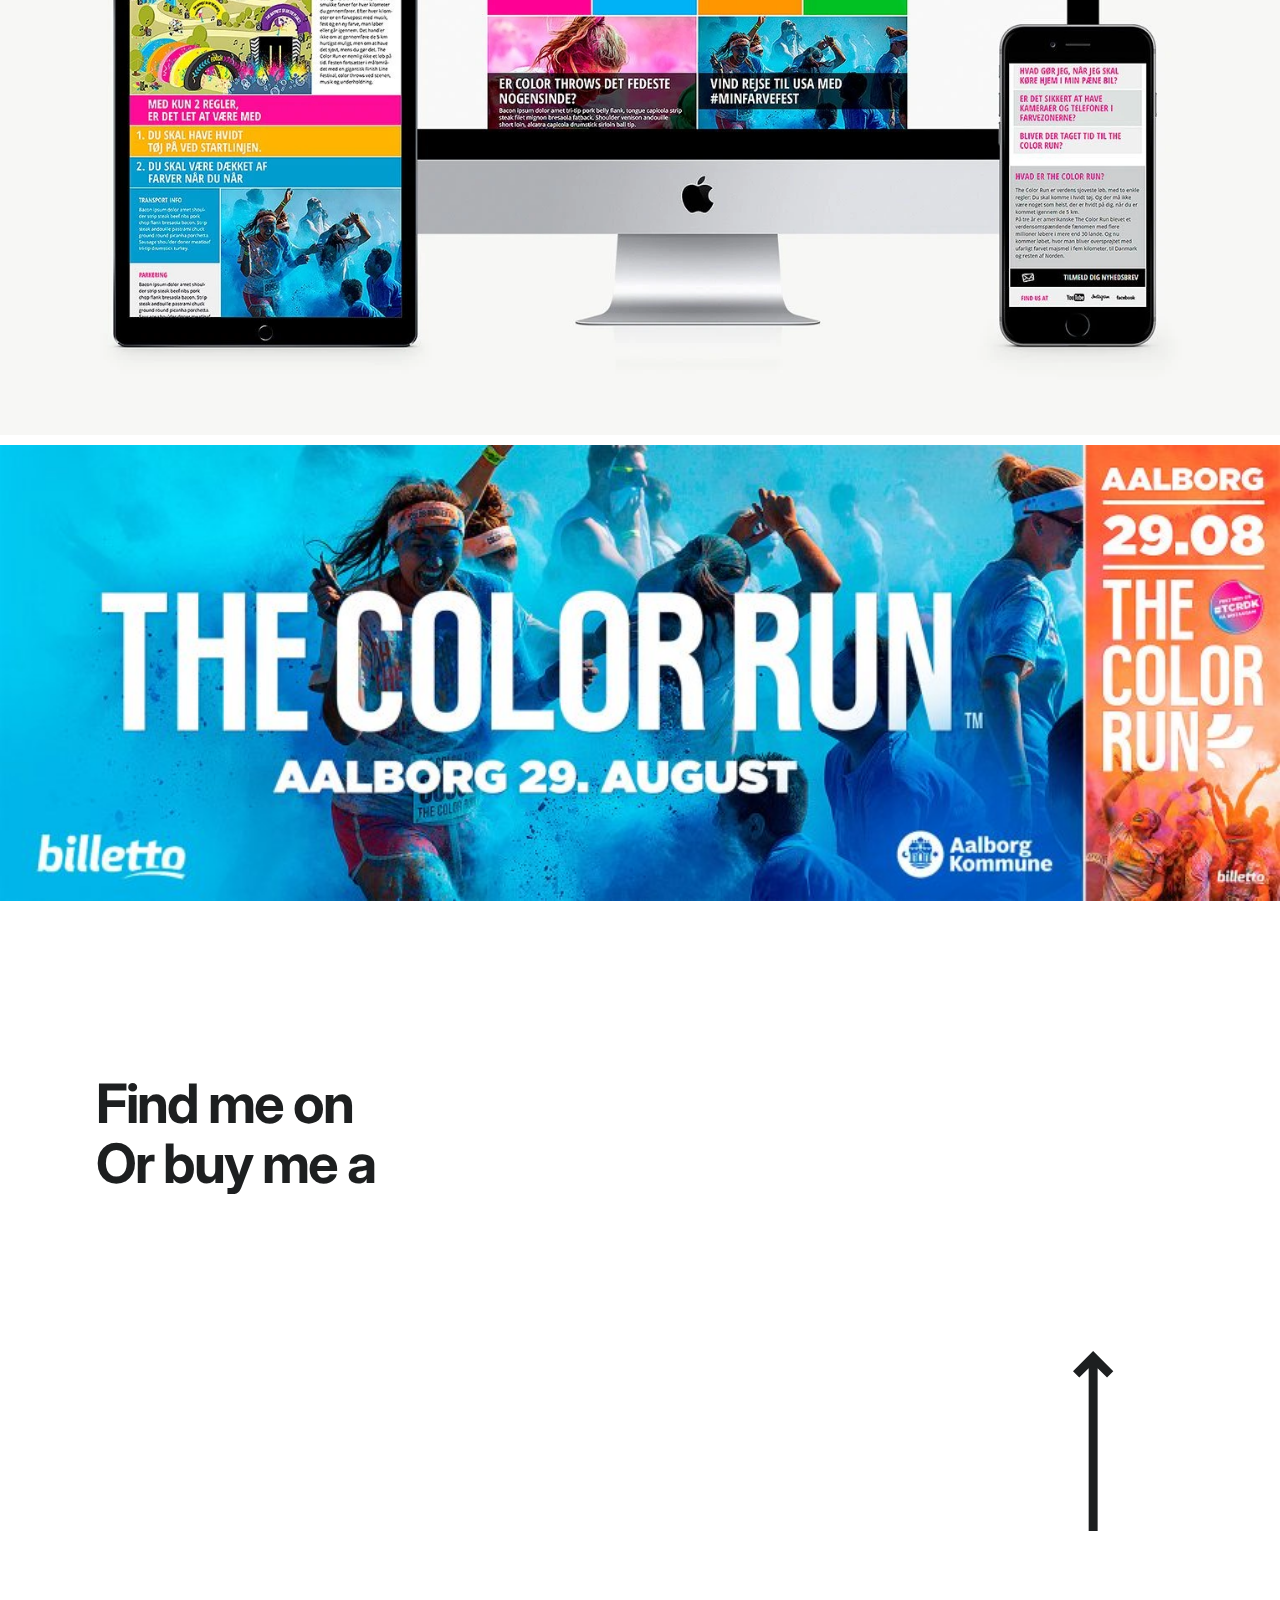
<file: the-color-run.html>
<!DOCTYPE html>
<html lang="en">
<head>

   <!-- Meta Data -->  
   <meta charset="UTF-8">
   <meta name="viewport" content="width=device-width, initial-scale=1.0">
   <title>Design of The Color Runs website, outdoor, poster campaign, print publishing and SoMe</title>
   <meta name="author" content="Jacob Balslev" />

   <meta
 name="description"
 content="Design of The Color Runs website, outdoor, poster campaign, print publishing and SoMe" />

 <meta
 property="og:image"
 content="https://jacobbalslev.dk/img/the-color-run/tcr_mockup.webp" />
<meta
 property="og:description"
 content="Design of The Color Runs website, outdoor, poster campaign, print publishing and SoMe" />
<meta property="og:title" content="Design of The Color Runs website, outdoor, poster campaign, print publishing and SoMe" />
<!-- Meta Data -->  

    <link rel="stylesheet" href="css/style.css">
    <!-- Font -->
    <link rel="preconnect" href="https://fonts.googleapis.com">
  <link rel="preconnect" href="https://fonts.gstatic.com" crossorigin>
  <link href="https://fonts.googleapis.com/css2?family=Inter:wght@100..900&display=swap" rel="stylesheet">
    <!-- Font -->

</head>
<body class="project-page">        
  <span class="cropmark top-left fadeInDiagonal-animation" data-animation="fadeInDiagonal-animation" data-animation-delay="0" style="animation-delay: 0ms;"></span>
  <span class="cropmark top-right fadeInDiagonal-animation" data-animation="fadeInDiagonal-animation" data-animation-delay="0" style="animation-delay: 0ms;"></span>
  <span class="cropmark bottom-left fadeInDiagonalUp-animation" data-animation="fadeInDiagonalUp-animation" data-animation-delay="0" style="animation-delay: 0ms;"></span>
  <span class="cropmark bottom-right fadeInDiagonalUp-animation" data-animation="fadeInDiagonalUp-animation" data-animation-delay="0" style="animation-delay: 0ms;"></span>
  <span class="loader" data-animation="loader" data-animation-delay="650" style="animation-delay: 650ms;"></span>
  <progress max="100" value="0"></progress>
    
    <div id="cursor-border"></div>
  
      <!-- Header -->
      <div class="header-container fadeInDown-animation" data-animation="fadeInDown-animation" data-animation-delay="250" style="animation-delay: 250ms;">
  <div class="header">
    <div class="header-logo-container">
      <a class="logo-name" href="index.html" data-cursor="pointer" >
      Jacob Balslev
    </a>
  </div>
    <div class="header-links">
 </div>
 <div class="header-links-mobile">
  <div class="header-links-mobile-container">
 
  <!-- Burger Menu - Button -->
 <div id="burger-menu" data-cursor="pointer" >
  <span></span>
  <div class="burger-menu-bg"></div>
 </div>
 <!-- Burger Menu - Button -->
 
 </div></div>
 </div>
</div>
 <!-- Header -->

    <!-- top-hero-container -->
    <!-- Burger Menu - Menu -->
 <div id="menu">
  <div class="menu-container">
    <a href="digst.html" class="animate-link-burger" data-cursor="pointer" >Digitaliseringsstyrelsen</a>
    <a href="niels-brock.html" class="animate-link-burger" data-cursor="pointer" >Niels Brock</a>
    <a href="leo.html" class="animate-link-burger" data-cursor="pointer" >Leo Innovation Lab</a>
    <a href="nanna.html" class="animate-link-burger" data-cursor="pointer" >Nanna Balslev</a>
    <a href="nets.html" class="animate-link-burger" data-cursor="pointer" >Nets</a>
    <a href="syd-energi.html" class="animate-link-burger" data-cursor="pointer" >Syd Energi</a>
    <a href="the-color-run.html" class="animate-link-burger" data-cursor="pointer" >The Color Run</a>
    <a href="skolernes-sangdag.html" class="animate-link-burger" data-cursor="pointer" >Skolernes Sangdag</a>
  </div>
  <div class="grey"></div>
</div>
<!-- Burger Menu - Menu -->
<div class="top-hero-container">

<div class="top-hero">
  <a data-cursor="pointer" href="#project" id="project-page-top" class="fadeInDown-animation" data-animation="fadeInDown-animation" data-animation-delay="400" style="animation-delay: 400ms;">
      <svg version="1.1" id="Layer_1" xmlns="http://www.w3.org/2000/svg" xmlns:xlink="http://www.w3.org/1999/xlink" x="0px" y="0px"
viewBox="0 0 27 120.6" style="enable-background:new 0 0 27 120.6;" xml:space="preserve">
<polygon class="project-page-top-arrow" points="22.8,102.8 16.5,109.1 16.5,0 10.5,0 10.5,109.1 4.2,102.8 0,107.1 13.5,120.6 13.5,120.6 13.5,120.6 27,107.1 "/>
</svg>

  </a>
<h1>
  The Color Run
</h1>

</div>

 </div>
 <!-- Top Hero Container -->
 

  <div class="frontpage-projects-container fadeInUp-animation" data-animation="fadeInUp-animation" data-animation-delay="0" style="animation-delay: 0ms;" id="project">
    <div class="project-page-text-row">
        <div class="project-page-text-row-container">
        <!-- Client -->
        <div class="project-roles">
           <div class="client-container">
            <div class="client-title">Client</div>
            <div class="client">The Color Run</div>
           </div> 

           <div class="client-container">
            <div class="client-title">Services</div>
            <div class="client">Website</div>
            <div class="client">UX&UI</div>
            <div class="client">Print</div>
            <div class="client">SoMe</div>
           </div> 
           <!-- Client -->
          </div>
          <div class="project-description">
            Design of their website, outdoor, poster campaign, print publishing and SoMe. The website was developed by Beruf which is now Become. It was a fun team working with!
          </div>
      </div></div>

      <div class="project-page-column">
        <div class="images w100">
          <img src="img/the-color-run/tcr_mockup.webp" class="slide">
          </div> 
          <div class="images w100">
              <img src="img/the-color-run/tcr_bannere.jpg" class="slide">
          </div>
        
        </div>

  </div>

  <div class="footer-container">
    <div class="footer">
        <h2 data-cursor="big" class="fadeInDown-animation" data-animation="fadeInDown-animation" data-animation-delay="100" style="animation-delay: 100ms;">
            <a href="mailto:jacobbalslev@gmail.com" class="animate-link contact" data-cursor="small">Mail me,</a> <a href="tel:+4526281131" class="animate-link contact" data-cursor="small">Call me,</a><br>Find me on <a href="https://www.linkedin.com/in/jacob-balslev-b3313950/" class="animate-link contact" data-cursor="small">LinkedIn,</a><br>Or buy me a <a href="https://buymeacoffee.com/jacobbalslev" class="animate-link contact" data-cursor="small">coffee.</a>
          </h2>
        <a href="#top">
          <svg id="back-to-top" data-name="Layer 1" xmlns="http://www.w3.org/2000/svg" viewBox="0 0 27 120.6">
            <polygon class="back-to-top-arrow" points="22.8 102.8 16.5 109.1 16.5 0 10.5 0 10.5 109.1 4.2 102.8 0 107.1 13.5 120.6 13.5 120.6 13.5 120.6 27 107.1 22.8 102.8"/>
          </svg>
        </a>
       
        <div class="copyright">©2024 <span>JACOB BALSLEV</span></div>
    </div>
  </div>

    <script  src="./js/script.js"></script>
    <script  src="./script.js"></script>
    <!-- <script>
     document.addEventListener("DOMContentLoaded", function () {
  const options = {
    root: null,
    rootMargin: "0px",
    threshold: 0.4
  };

  // IMAGE ANIMATION

  let revealCallback = (entries) => {
    entries.forEach((entry) => {
      let container = entry.target;

      if (entry.isIntersecting) {
        console.log(container);
        container.classList.add("animating");
        return;
      }

      if (entry.boundingClientRect.top > 0) {
        container.classList.remove("animating");
      }
    });
  };

  let revealObserver = new IntersectionObserver(revealCallback, options);

  document.querySelectorAll(".container-image-container").forEach((reveal) => {
    revealObserver.observe(reveal);
  });

  // TEXT ANIMATION

  let fadeupCallback = (entries) => {
    entries.forEach((entry) => {
      let container = entry.target;
      container.classList.add("not-fading-up");

      if (entry.isIntersecting) {
        container.classList.add("fading-up");
        return;
      }

      if (entry.boundingClientRect.top > 0) {
        container.classList.remove("fading-up");
      }
    });
  };

  let fadeupObserver = new IntersectionObserver(fadeupCallback, options);

  document.querySelectorAll(".fadeup").forEach((fadeup) => {
    fadeupObserver.observe(fadeup);
  });
});
    </script> -->

    <script>// Cursor 
      const cursor = document.querySelector("#cursor");
      const cursorBorder = document.querySelector("#cursor-border");
      const cursorPos = { x: 0, y: 0 };
      const cursorBorderPos = { x: 0, y: 0 };
      
      document.addEventListener("mousemove", (e) => {
        cursorPos.x = e.clientX;
        cursorPos.y = e.clientY;
      
        cursor.style.transform = `translate(${e.clientX}px, ${e.clientY}px)`;
      });
      
      requestAnimationFrame(function loop() {
        const easting = 8;
        cursorBorderPos.x += (cursorPos.x - cursorBorderPos.x) / easting;
        cursorBorderPos.y += (cursorPos.y - cursorBorderPos.y) / easting;
      
        cursorBorder.style.transform = `translate(${cursorBorderPos.x}px, ${cursorBorderPos.y}px)`;
        requestAnimationFrame(loop);
      });
      
      document.querySelectorAll("[data-cursor]").forEach((item) => {
        item.addEventListener("mouseover", (e) => {
          if (item.dataset.cursor === "small") {
            cursorBorder.style.backgroundColor = "rgba(255, 255, 255, 1)";
            cursorBorder.style.mixBlendMode = "difference";
            cursorBorder.style.opacity = "1";
            cursorBorder.style.boxShadow = "unset"
            cursorBorder.style.setProperty("--size", "12px");
          }
          if (item.dataset.cursor === "big") {
            cursorBorder.style.backgroundColor = "rgba(255, 255, 255, 0.6)";
            cursorBorder.style.mixBlendMode = "difference";
            cursorBorder.style.opacity = "0.25";
            cursorBorder.style.setProperty("--size", "35px");
          }
        });
        item.addEventListener("mouseout", (e) => {
          cursorBorder.style.backgroundColor = "unset";
          cursorBorder.style.mixBlendMode = "unset";
          cursorBorder.style.opacity = "0.4";
          cursorBorder.style.boxShadow = "0 0 0 1px hsl(210 4% 70% / 1)"
          cursorBorder.style.setProperty("--size", "20px");
        });
      });
      // Cursor</script>
      
    <script src='https://cdnjs.cloudflare.com/ajax/libs/jquery/3.5.1/jquery.min.js'></script>
    
    <script src='https://bundle.run/css-scroll-snap-polyfill@0.1.2'></script>

    <script src='https://s3-us-west-2.amazonaws.com/s.cdpn.io/16327/gsap-latest-beta.min.js?r=5426'></script>
    <script src='https://assets.codepen.io/16327/ScrollTrigger.min.js'></script>
    
</body>
</html>
</file>
<file: css/style.css>
a.animate-link-burger:last-of-type {
  padding-bottom: 20px !important;
}
.footer-container polygon {
  fill: #fff;
}
.owl-carousel .owl-item .leo img {
  filter: brightness(95%);
} 
.owl-item.active{
  margin: 0px 10px 0px 10px;
}
.owl-stage {
  margin: 0px 0px 0px -1px;
}
.row {
  padding: 0px 40px 0px 30px;
}
/* .animate-link-burger.up {
  animation-name: slideDown;
  animation-duration: 0.7s;
  animation-timing-function: ease-in;
  animation-fill-mode: forwards;
  animation-delay: 0s;
}
.overlay .animate-link-burger.up {
  animation-name: slideUp;
  animation-duration: 0.7s;
  animation-timing-function: ease-in;
  animation-fill-mode: forwards;
  animation-delay: 0.3s;
} */

.footer-logo {
  position: absolute;
    bottom: -9vh;
    right: 0;
    width: 50vw;
    opacity: 0.2;
}
.footer-adress {
  flex-grow: 1;
}
.footer polygon {
  fill: #fff;
}
.footer div a.animate-link::after{
  background-color: rgba(255, 255, 255, 1);
}
.footer div a.animate-link {
  color: #fff;
}
.footer div {
  line-height: 170%;
  font-size: 18px;
  font-weight: 300;
  color:  rgba(255, 255, 255, 1);;
}
.companies path, .companies polyline, .companies polygon {
  fill: #000;
  opacity: 0.9;
}
section#contact {
  background: #000;
  color: #fff;
}
a.animate-link.contact {
  color: #fff;
  margin-bottom: 1px;
}
.animate-link.contact::after {
  background-color: #fff;
}
section#top {
  min-height: 97vh;
  display: flex;
  flex-direction: column;
  overflow: hidden;
}
section#demos {
  overflow: hidden;
}
.header {
  -webkit-box-sizing: initial;
  -moz-box-sizing: initial;
  box-sizing: initial;
}
#demos h2 {
  max-width: 85%;
  margin: 30px auto;
  font-weight: 800;
  font-size: clamp(2rem, 0.1rem + 10vw, 100px);
  font-family: "Inter", sans-serif;
}
.owl-stage {
  height: 100%;
}
.owl-item {
  aspect-ratio: 16 / 9;
    width: 100%;
    height: 100% !important;
}
/* 
img.lazy {
  opacity: 0 !important;
  background-color: #fff;
}
.images img {

    -webkit-transition: opacity .7s linear 0.2s;
    -moz-transition: opacity .7s linear 0.2s;
              transition: opacity .7s linear 0.2s;

opacity: 1;

} */
.animate-link-burger:hover::before {
  background: url(../img/arrow-double.svg) no-repeat 0 0;
  background-position-y: center !important;
  width: 45px !important;
  transition: .2s ease-in;
  content: "";
  transform: rotate(0deg);
  background-position-x: center;
  background-size: 100%;
}
.animate-link-burger::before {
  padding-left: 0px !important;
  transition: width 0.3s !important;
  content: "";
  width: 0px;
}
.animate-link-burger:hover {
gap: 3px;
}
.animate-link-burger {
transition:gap 0.3s;
  }
.other-projects .next-project-left a {
  justify-content: flex-start;
}
.other-projects .next-project-left a:before {
  background: url(../img/arrow-double.svg) no-repeat;
    background-position-y: center !important;
    width: 25px !important;
    transition: .2s ease-in;
    content: "";
    transform: rotate(180deg);
    background-position-x: center;
    background-size: 100%;
}
.other-projects .next-project-right a:after {
  background: url(../img/arrow-double.svg) no-repeat;
    background-position-y: center !important;
    width: 25px !important;
    transition: .2s ease-in;
    content: "";
    transform: rotate(0deg);
    background-position-x: center;
    background-size: 100%;
}
.other-projects div {
  width: 50%;
}
.other-projects a {
  display: flex;
  position: relative;
  justify-content: center;
  white-space: nowrap;
  font-weight: 600;
  font-size: 16px;
  color: #1d1f20;
  text-decoration: none;
    gap: 5px;
}

#demos .owl-carousel .item {
  background: transparent !important;
  padding: 0rem !important;
  height: 100% !important;
}
.cv-container {
  max-width: 100%;
  margin: 0 auto;
  display: flex;
  flex-direction: column;
}
div#resume {
  position: relative;
  width: 100%;
  display: flex;
  font-family: "Inter", sans-serif;
  flex-direction: column;
}
.cv-job-row {
  display: flex;
  gap: 1rem;
  color: #000;
  line-height: 130%;
  margin-bottom: 5px;
}
.cv h2 {
  font-size: clamp(2rem, 0.1rem + 10vw, 100px);
  font-weight: 800;
  font-family: "Inter", sans-serif;
  margin-bottom: 0px;
  margin-top: 80px;
  letter-spacing: -4px;
}
.cv-year {
  white-space: nowrap;
}
.cv-jobs, .cv-year {
  font-weight: 500;
  font-size: 14px;
}
.software {
  display: flex;
  flex-direction: column;
}
.cv-jobs, .cv-year {
  display: flex;
  flex-direction: column;
}
.cv-blok {
  flex-direction: column;
  gap: 8px;
  font-size: 15px;
  line-height: 170%;
  font-weight: 400;
  width: 100%;
  width: 33%;
  display: flex;
  flex: 1 1;
  padding-bottom: 0;
}
.cv-blok.services {
  margin-right: 5%;
}
.sevices-container {
  display: flex;
  font-size: 20px;
  line-height: 170%;
  max-width: 800px;
  letter-spacing: -0.1px;
}
.cv-jobs span {
  font-style: none;
  font-weight: 400;
}
.cv-outer-container {
  max-width: 85%;
  margin: 0 auto;
  width: 100%;
}

.cv h3 {
  font-size: 22px;
  font-weight: 700;
  font-family: "Inter", sans-serif;
  margin-bottom: 5px;
}
.cv-row {
  display: flex;
  flex-direction: row;
  margin-bottom: 5rem;
  gap: 2.5%;
}
.column, .columns {
  position: relative;
  padding-left: 0!important;
  padding-right: 0!important;
  float: left;
}
.owl-carousel .owl-item .the-color-run img {
  filter: brightness(85%);
}
#demos .owl-carousel {
  margin:0;
}
h2.companies-title {
  font-size: clamp(36px, 1rem + 3vw, 80px);
  font-weight: 700;
  font-family: "Inter", sans-serif;
  line-height: 100%;
  max-width: 85%;
  color: #000;
  margin: 0px auto 20px auto;
  opacity: 0.65;
  letter-spacing: -2px;
}
.company-container {
  display: block;
  padding: 4rem 0;
  background-color: #f2f2f2;
}
.company-logo {
  width: 12.5%;
  opacity: 0.9;
  float: left;
  padding: 0.5% 2%;
}
.companies {
  display: flex;
  flex-wrap: wrap;
  max-width: 90%;
  margin: 0 auto;
}
.owl-carousel .owl-item img {
  display: block;
  height: min-content;
  object-fit: cover;
  width: 70vw;
}
.owl-item h4 {
  position: absolute;
  top: 0;
  left: 0;
  padding: 20px;
  color: #f0f;
  z-index: 1;
}
.owl-carousel .owl-item .frontpage-projects-image-text {
  z-index: 1;
  position: relative;
  padding: 4vw;
  top: 0%;
  left: 0;
  height: 100%;
  width: 100%;
  justify-content:center;
}
.owl-item span.frontpage-project-image-category {
  font-weight: 300;
  font-size: 15px;
  opacity: 0;
  color: #fff;
  opacity: 0;
  text-align: start;
  display: inline-block;
  padding-bottom: 20px;
  position: absolute;
  top: 3vw;
  left: 4vw;
}
.owl-item:hover span.frontpage-project-image-category {
  opacity: 1;
}
.owl-item span.frontpage-project-image-title {
  font-weight: 700;
  font-size: clamp(28px, 0.1rem + 5vw, 64px);
  color: #fff;
  text-align: start;
  max-width: 90%;
  display: flex;
  opacity: 0;
  line-height: 114%;
  letter-spacing: -1px;
}
.owl-item:hover span.frontpage-project-image-title{
  opacity: 1;
}
.owl-item a.frontpage-image {
  margin-top: 10px;
}
.owl-item a .xl-button-white {
  margin-top: 0px;
  z-index: 1;
}

.owl-carousel .owl-item img {
  display: flex;
  width: 100%;
  filter: brightness(100%);
  position: absolute;
  top: 0;
  z-index: -1;
}
.owl-carousel .owl-item:hover img {
  display: flex;
  width: 100%;
  filter: brightness(70%);
  position: absolute;
  top: 0;
  z-index: -1;
}

.home-demo .item {
  background: #ff3f4d;
}
.home-demo h2 {
  color: #f0f;
  text-align: center;
  padding: 5rem 0;
  margin: 0;
  font-style: italic;
  font-weight: 300;
}
.item {
  z-index: 10;
  cursor: grab;
  width: 100%;
  height: 100%;
  display: flex;
}
.owl-carousel .owl-item img.fda {
  display: block;
  width: 100%;
  height: 100%;
  background-image: url(../img/fda/digst-samlet_carousel.png);
  content: "";
}
.item-image.leo {
  width: 100%;
  content: " ";
  background-image: url(../img/leo/leoilab_mockup_05.webp);
  background-position: left 100%;
  background-size: cover;
  filter: brightness(85%);
  position: absolute;
  left: 0px;
  top: 0px;
  height: 100%;
}

/* Flip */

/* Flip */

.fadeup {
  opacity: 0;
  transition: 0.3s ease-out;
  transform: translateY(-30px);
}

.fading-up {
  opacity: 1;
  transition: 0.3s ease-out;
  transform: translateY(0px);
  transition-delay: 0.2s;
}

span.frontpage-project-image-category span {
  display: inline-block;
  padding-right: 10px;
  white-space: nowrap;
}
nav ul a li {
  opacity: 1;
  float: left;
  display: block;
  background-color: #000;
  width: 40px;
  opacity: 0.3;
  height: 5px;
}
nav ul a li.active {
  background-color: #fff;
  opacity: 0.8;
}
nav ul a li.the-color-run.active, nav ul a li.syd-energi.active {
  background-color: #252728;
  opacity: 1;
}

nav ul {
  padding: 0;
  margin: 0;
  display: flex;
  list-style-type:circle;
}
nav .container {
  display: flex;
  padding: 0;
  margin: 0;
  left: 0;
  right: 0;
}
nav ul li::marker {
  display: none;
}
/* Slider */

nav {
  position: fixed;
  display: flex;
  flex-direction: column;
  align-items: center;
  box-sizing: border-box;
  bottom:0%;
  top: 9vh;
  right: 50%;
  left: 50%;
  height: 85%;
  z-index: 99999;
  overflow: hidden;
}
li.top {
  display: none;
}
li.contact {
  display: none;
}


.dots-item{
  position:relative;
  z-index:2;
  width: 13px;
  height: 13px;
  border-radius: 50%;
  margin-top: 8px;
  background: rgba(255,255,255,.6);
  cursor:pointer;
}
.dots-item:hover{
    background: rgba(255,255,255,.8);
}
.dots-item.active{
  background: rgba(255,255,255,1);
}
/* Slider */

/* Slider2 */

@mixin cf() {
  &:after {
    content: "";
    display: table;
    clear: both;
  }
}

.scroll-nav {
  @media screen and (min-width: 800px) {
    float: right;
  }
  
  @media screen and (max-width: 799px) {
    text-align: center;
  }
}

.scroll-nav__list {
  @include cf();
  
  margin: 0 auto;
  padding: 0;
  list-style-type: none;
  
  @media screen and (max-width: 799px) {
    display: inline-block;
  }
}

.scroll-nav__item {
  margin-bottom: 5px;
  float: left;
  margin-right: 15px;
  border-bottom: 1px solid transparent;
}

.scroll-nav__item--active {
  font-weight: 600;
  border-bottom-color: white;
}

.scroll-nav__link {
  color: white;
  text-decoration: none;
}

.page__header {
  @include cf();
  
  position: sticky;
  top: 0;
  padding: 15px 10px;
  background: black;
}

.page__title {
  margin: 0;
  font-size: 22px;
  color: white;
  
  @media screen and (max-width: 799px) {
    text-align: center;
    margin-bottom: 15px;
  }
  
  @media screen and (min-width: 800px) {
    float: left;
  }
}

.post__article {
  padding: 0 20px;
  
  @media screen and (min-width: 700px) {
    padding: 0 30px;
  }
}
/* Slider2 */

.xl-button-white {
  background-color: transparent;
  border: 1px solid #fff;
  color: #fff;
  fill: #000;
}
a .xl-button-white {
      color: #fff;
  }

      .fda .xl-button-white:hover {
          color: #ad1e3c;
      }
      .niels-brock .xl-button-white:hover {
        color: #264198;
    }
    
    .nets .xl-button-white:hover {
      color: #252728;
    }
    .skolernes-sangdag .xl-button-white:hover {
      color: #252728;
    }

.nanna .xl-button-white:hover {
  color: #e2224e;
}

    .frontpage .syd-energi .xl-button-white:hover, .frontpage .the-color-run .xl-button-white:hover {
      color: #fff;
      background-color:#252728 ;
  }
  .leo .xl-button-white:hover, .owl-item .syd-energi .xl-button-white:hover, .owl-item .the-color-run .xl-button-white:hover {
    background-color:#fff;
    color: #252728;
}
/* .leo span.frontpage-project-image-category, .syd-energi span.frontpage-project-image-category {
  opacity: 0.9;
} */
.frontpage .syd-energi .xl-button-white, .frontpage .the-color-run .xl-button-white{
  background-color: transparent;
  color: #1d1f20;
  border: 1px solid #1d1f20;
}
.leo .xl-button-white{
  background-color: transparent;
  color: #fff;
  border: 1px solid #fff;
}
.leo .xl-button-white:before {
  background-color: #fff;
  color: #252728;
  border: 1px solid #fff;
}
.xl-button-white {
    padding:16px 32px;
    font-size: 18px;
    display: flex;
    justify-content: center;
    align-items: center;
    font-weight: 400;
    transition: all 0.4s ease-out;
    cursor: pointer;
    /* border-radius: 30px; */
    position: relative;
    margin-top: 25px;
    p, a{
        z-index: 10;
        transition: all 0.4s ease-out, background-color 0.41s ease-out;;
    }
    &::before {
        content: "";
        position: absolute;
        left: 0;
        right: 0;
        top: 0;
        bottom: 0;
        width: 100%;
        height: 100%;
        background-color: white;
        color: blue;
        /* border-radius: 30px; */
        clip-path: inset(-1% 100% -1px -1px);
        transition: all 0.4s cubic-bezier(0.18, 0.89, 0.32, 1.28);
    }
    &:hover {
        &::before {
          clip-path:inset(-1% -1% -1px -1px);
          z-index: -1;
        }
    }
}

body {
    font-family: "Inter", sans-serif;
    margin: 0;
    overflow-x: hidden;
    background-color: #fff;
    color: hsl(204deg 5.88% 12%);
    position: relative;
    ;
}
html {
    /* overflow: hidden; */
    scroll-behavior: smooth;
}

/* Header */

/* .header-links-mobile {
    display: none;
} */
.header-links {
    gap: 50px;
    display: flex;
    align-items: center;
    flex-grow: 1;
    justify-content: end;
}
.header-logo-container {
    display: flex;
    z-index: 1;
    align-items: center;
}
.header a.logo-name {
    font-weight: 700;
    display: flex;
    align-items: center;
    gap: 10px;
    font-size: 22px;
    letter-spacing: -0.25px;
    position: relative;
    background-image:none;
    background-repeat: no-repeat;
    background-size: 40px;
    background-position: center center;
    color:#000;
    filter: invert();
    flex-grow: 1;
    height: 40px;
}
/* .header a.logo-name:hover {
  background-image: url(../img/jb-stroke.svg);
} */
/* .header a.logo-name:before {
    content: '';
    background-image: url(../img/jb-stroke.svg);
    width: 35px;
    height: 35px;
    position: absolute;
    top: 50%;
    left: -19px;
    background-position: center center;
    transform: translate3d(-50%, -50%, 0);
    z-index: -1;
    mix-blend-mode: difference;
    background-repeat: no-repeat;
    background-size: 32px;
    opacity: 1;
    transition: opacity 0.3s ease-out;
} */
.header a {
    color:hsl(250deg 5.88% 80%);
    text-decoration: none;
    font-weight: 600;
    font-size: 17px;
}
/* Media Query - max-width: 420 */    
@media screen and (max-width: 420px) {
  .owl-height {
    transition: height .5s ease-in-out;
    /* height: 236px !important; */
    aspect-ratio: 6/3!important;
    width: 100%;
    height: 100% !important;
  }
    #cursor-border {
       display: none
      }
      .ribbon {
        width: 25vh !important;
        height: 25vh !important;
        top: 20vh !important;
        right: 10% !important;
        font-size: 38px !important;
    }
}
/* Media Query - max-width: 420 */    


/* Media Query - max-width: 768px */

@media only screen and (max-width: 768px) {
  .owl-item:hover span.frontpage-project-image-category{
    opacity: 0;
  }
  span.frontpage-project-image-category span {
    display: inline-block;
    padding-right: 6px;
    white-space: nowrap;
    margin-bottom: 6px;
  }
  h2.companies-title {
    letter-spacing: -0.5px;
  }
  section#top {
    min-height: calc(100vh - 50px);
}
  .owl-item span.frontpage-project-image-category {
    font-size: 11px;
    padding-bottom: 20px;
    top: 4vw;
    opacity: 0;
    left: 4vw;
}
  .owl-item.active{
    margin: 0px 5px 0px 5px;
  }
  .row {
    padding: 0px 10px 0px 5px;
}
  .cv h2 {
    letter-spacing: -0.5px;
  }

  .animate-link-burger:hover::before {
    background: url(../img/arrow-double.svg) no-repeat 0 0;
    background-position-y: center !important;
    width: 30px !important;
    transition: .2s ease-in;
    content: "";
    transform: rotate(0deg);
    background-position-x: center;
    background-size: 100%;
}
  .other-projects .next-project-left a:before {
    background: url(../img/arrow-double-fat.svg) no-repeat;
        background-position-y: center !important;
        padding-right:30px!important;
        transform: rotate(180deg);
        background-size: 100%;
        padding-bottom: 50px;
}
.other-projects .next-project-right a:after {
  background: url(../img/arrow-double-fat.svg) no-repeat;
  background-position-y: center !important;
  padding-left: 30px !important;
  transform: rotate(0deg);
  background-size: 100%;
  padding-bottom: 50px;
}
.other-projects a {
  color: transparent;
}
  .owl-item span.frontpage-project-image-title {
    font-weight: 600;
    font-size: clamp(28px, 0.1rem + 5vw, 40px);
    line-height: 115%;
    letter-spacing: -0.5px;
}
  .xl-button-white {
    padding: 16px 22px;
}
.owl-height {
    transition: height .5s ease-in-out;
    /* height: 450px; */
    aspect-ratio: 6/3;
    width: 100%;
    height: 100% !important;
  }
  .cv-blok.services {
    margin-right: 5%;
    width: 100%;
}
.cv-blok.education {
  flex: 1 0 21%;
}
  .cv h3 {
    font-size: 24px;
    font-weight: 700;
    font-family: "Inter", sans-serif;
    margin-top: 3rem;
    letter-spacing: -0.5px;
  }
  .company-logo {
    width: 25%;
    opacity: 0.9;
    float: left;
    padding: 0.5% 2.5%;
}
.cv-blok {
  flex-direction: column;
  gap: 10px;
  width: 100%;
  display: flex;
  padding-bottom: 0;
}
.cv-row {
  display: flex;
  flex-direction: column;
  margin-bottom: 0;
  gap: 2.5%;
}
.cv-row:last-of-type {
  margin-bottom: 5rem;
}

  .owl-carousel .owl-item .frontpage-projects-image-text {
    z-index: 1;
    position: relative;
    padding-left: 6vw!important;
    top: 0%;
    left: 0;
    height: 100%;
    width: 100%;
}
  .fadedown {
    opacity: 0;
    transition: 0.3s ease-out;
    transform: translateY(70px);
  }
  .fading-down {
    opacity: 1;
    transition: 0.3s ease-out;
    transform: translateY(0px);
    transition-delay: 0.2s;
  }
  nav:has(li.top.active){
    transform: translate3d(-50%, 200px, 0px) scaleX(0.7);
      transition: 0.3s ease-in-out;
      opacity: 0;
  }
  nav:has(+ #contact.in-viewport) {
    transform: translate3d(-50%, 200px, 0px) scaleX(0.7);
    transition: 0.3s ease-in-out;
    opacity: 0;
  }
  .menu-3 {
    background-color: transparent;
    width: inherit!important;
    height: inherit!important;
    filter: invert();
  }
  nav ul {
    padding: 0;
    margin: 0;
    display: flex;
    list-style-type: circle;
    gap: 6px;
}
nav ul a {
  display: flex;
}
  nav ul a li {
    opacity: 1;
    float: left;
    display: flex;
    background-color: #000;
    width: 40px;
    opacity: 0.3;
    height: 28px;
}
  .frontpage-projects-images:has(.skolernes-sangdag):before {
    width: 100vw;
    content: " ";
    background-image: url(../img/skolernes-sangdag/skolernes-sangdag-plakat.png);
    background-position: center;
    background-size: cover;
    filter: brightness(85%);
    position: absolute;
    left: 0px;
    top: 0px;
    height: 100vh;
  }

  #leo img.slide {
    visibility: hidden;
    display: none;
}
  .frontpage-projects-images:has(.leo):before {
    width: 100vw;
    content: " ";
    background-image: url(../img/leo/leoilab_mockup.png);
    background-position: left 100%;
    background-size: cover;
    filter: brightness(85%);
    position: absolute;
    left: 0px;
    top: 0px;
    height: 100vh;
  }
  nav ul {
    padding: 0;
    margin: 0;
    display: flex;
    list-style-type: circle;
    gap: 6px;
}
  nav {
    top: 90%;
    bottom: 10%;
    height: fit-content;
    width: fit-content;
    transform: translateX(-50%) scaleX(0.7);
}
span.frontpage-project-image-title {
    font-weight: 600;
    font-size: 26px;
    padding-bottom: 10px;
    color: #fff;
    text-align: start;
    max-width: 100%;
  }
  span.frontpage-project-image-category {
    font-weight: 300;
    font-size: 15px;
    color: #fff;
    opacity: 0.6;
    text-align: start;
    padding-bottom: 20px;
  }
  span.frontpage-project-image-description {
    font-weight: 300;
    opacity: 0.8;
    line-height: 160%;
    font-size: 20px;
    color: #fff;
    max-width: 90%;
    text-align: start;
    max-width: 100%;
  }
  .frontpage-projects-images-container-container {
    display: flex;
    max-width: 85%;
    margin: 0 auto;
    flex-direction: column;
    z-index: 1;
    height: calc(100% - 60px);
    padding-top: 60px;
    position: relative;
}
  span.frontpage-project-image-title {
    padding-bottom: 10px;
  }
  .frontpage-projects-images {
    height: 100vh;
    width: 100vw;
    max-height: 100vh;
    align-items: center;
    flex-direction: column;
    justify-content: start;
}
.frontpage-projects-images img {
  width: 85vw!important;
  scroll-snap-align: start;
  height: fit-content;
}
.frontpage-projects-image-text {
  display: flex;
  flex-direction: column;
  align-items: flex-start;
  width: 100% !important;
  margin: 0px auto;
  padding: 0 !important;
}
  .ribbon {
    width: 30vh;
    height: 30vh;
    top: 15%;
    right: 10%;
    font-size: 38px;
}
  #menu {
    a {
      letter-spacing: -0.5px;
  }
}
    .next-project-left svg#Layer_1 {
        height: 140px!important;
        rotate: 90deg;
        margin-right: 5px;
    }
    .next-project-right svg#Layer_1 {
      height: 140px!important;
        rotate: -90deg;
        margin-left: 5px;
    }
    .other-projects {
        font-size: 16px!important;
        font-weight: 700;
        padding-bottom: 60px;
    padding-top: 60px;
    }

    .footer-container svg#back-to-top {
        height: 140px!important;
    }
    a#project-page-top svg {
        height: 140px!important;
    }

    /* .animate-link-burger::after {
        content: '';
        display: block;
        width: 0%;
        height: 100%;
        background: hsl(204deg 5.88% 12%);
        transition: width .3s;
        position: absolute;
        top: 0;
        z-index: -1;
        mix-blend-mode: difference;
        filter: invert(1);
        left: 0;
    } */
    
    .header-links-mobile {
      display: flex;
      align-items: center;
      position: fixed;
      right: 5.5vw;
      top: 23px;
      flex-grow: 1;
      width: 45px;
      height: 45px;
    }
    .header-links-mobile-container {
      display: flex;
      flex-grow: 1;
      align-self: center;
      justify-content: center;
  }

    .header-container {
        display: flex;
        height: 97px;
        z-index: 9999;
        position: relative;
        mix-blend-mode: difference;
    }
    .header {
        display: flex;
        margin: 0 auto;
        padding: 1vw 0 1vw 0;
        height: 85px;
        width: 90%;
        z-index: 3;
        position: fixed;
        left: 0;
        right: 0;
    }
    a#project-page-top:hover svg#Layer_1{
    padding: 2vh 0px 6vh 0px;
}
a#project-page-top svg#Layer_1{
    display: flex;
    flex-grow: 1;
    padding: 0 0px 8vh 0px;
    transition: padding 0.15s;
}
    .frontpage-projects-container {
        margin-top: 0px!important;
        z-index: 2!important;
    }
    .project-page .top-hero-container {
        position: relative;
        height:auto;
        min-height: 55vh!important;
    }
    .project-page #top {
      position: relative;
      height:auto;
      min-height: 45vh!important;
  }
    .top-hero {
        /* padding: 6vh 4vw 40px 4vw; */
        justify-content: end!important;
    }
    .frontpage .top-hero-container {
        display: flex;
        flex-direction: column;
        min-height: calc(97vh - 97px);
    }
    .project-page-column {
        flex-direction: column;
        display: flex;
        padding-bottom: 50px!important;
        max-width: 100%!important;
        margin: 0 auto;
        gap: 10px;
    }
    .project-page .project-page-text-row-container-container.w40left {
        width: 100%!important;
        padding: 0px 0px 40px 0px!important;
        margin-top: 0px;
    }

.project-page .project-page-text-row-container-container.w40right {
    width: 100% !important;
    padding: 40px 0px 0px 0px!important;
    margin-top: 0px;
}
    .project-page-row {
        flex-direction: column!important;
        display: flex;
        padding-bottom: 60px!important;
        max-width: 100%;
        margin: 0 auto;
        gap: 10px;
    }
    .project-page-row.no-padding-bottom {
        padding-bottom: 10px!important;
    }
    .project-page .images-container.w60left {
        width: 100% !important;
    }
    .project-roles {
        display: flex;
        flex-grow: 1;
        /* flex-basis: 0; */
        flex-direction: row!important;
        padding: 0 1em 1em 0;
        width: 100%!important;
        gap: 40px;
    }
    .project-page-text-row-container > .project-description {
        padding: 0 1.5em 1em 0;
        font-size: 24px;
        line-height: 150%;
        width: 100%!important;
        color: hsl(204deg 5.88% 12%);
    }
    .animate-link.contact::after {
        height: 5px!important;
        width: 100%;
        margin-top: -2px!important;
    }
    .contact-box-container {
        display: flex;
        margin-top: 3em;
        margin-bottom: 1em;
        flex-direction: column;
    }
    .contact-box-left {
        width: calc(100% - 80px)!important;
        flex-grow: 1;
        padding: 40px;
        flex-direction: column;
        font-size: 1.75em;
        margin-bottom: 2em!important;
    }
    .contact-box-right {
        width: calc(100% - 80px)!important;
        display: flex;
        flex-grow: 1;
        color: #fff;
        padding: 40px!important;
        background-color: transparent;
        flex-direction: column;
    }
    .frontpage-projects-images-container {
        grid-template-columns: auto!important;
    }
    .project-page-text-row {
        display: flex;
        flex-direction: column;
        width: 85%;
        margin: 0 auto;
        margin-bottom: 10px;
        z-index: 2;
    }
    .wrap:after{
        border-right: 11px solid hsl(204deg 5.88% 12%)!important;
        padding-left: 5px;
      }
      .top-hero h4 {
        font-size: 20px!important;
        letter-spacing: -0.1px;
    }
    h2.frontpage-projects-title {
        letter-spacing: -1px!important;
        margin: 40px 0px;
    }
    .project-page .footer h2, .footer h2 {
        letter-spacing: -1.2px!important;
    }
    .project-page .footer h2, .footer h2 {
        font-size: clamp(36px, 1rem + 3vw, 80px);
        margin-bottom: 0;
        line-height: 100%;
        margin: 0px 0 10px 0;
        font-weight: 700;
        margin-top: 5%;
    }
    .footer h4 a {
        font-size: 28px!important;
        text-decoration: none;
        color: hsl(204deg 5.88% 12%);
        font-weight: 600;
        letter-spacing: -1px;
    }
    .footer-container {

        min-height: 80vh;
    }
    .client-container {
        gap: 0!important;
        flex-direction: column!important;
        padding: 0 1em 0.5em 0;
        width: 100%;
    }
    .project-page-text-row-container {
        flex-direction: column!important;
        padding-top: 0px;
        font-size: 19px;
    }
    .top-hero h1 {
        letter-spacing: -1.2px!important;
        line-height: 100%;
        font-size: clamp(2rem, 0.1rem + 8vw, 42px);
    }
    .project-page .top-hero h1 {
        letter-spacing: -0.5px!important;
        line-height: 100%;
        font-size: clamp(34px, 0.1rem + 8vw, 42px)!important;
    }
    .header {
        display: flex;
        max-width: 100%;
        margin: 0 auto;
        padding: 0px 4vw;
        z-index: 3;
    }
    .header-logo-container {
        display: flex;
        position: absolute;
        top: 24px;
        z-index: 1;

    }
    #burger-menu {
        cursor: pointer;
        height: 27px;
        width: 27px;
        overflow: visible;
        position: relative;
        z-index: 999;
        transform: scale(1.35);
        display: flex;
    }
    
    .header-links {
        display: none;
    }
      
  }
  /* Media Query - max-width: 768px */
    /* Media Query - min-width: 768px */
@media only screen and (min-width: 768px) {

  .owl-height {
    transition: height .5s ease-in-out;
    /* height: 500px !important; */
    aspect-ratio: 7/3;
    width: 100%;
    height: 100% !important;
}

  .cv-blok.services {
    margin-right: 5%;
    width: 100%;
    flex: 1 0 45%;
}

.cv-blok.education, .cv-blok.work-experience, .cv-blok.software {
  flex: 1 0 21%;
}
.cv-row {
  display: flex;
  flex-direction: unset;
  margin-bottom: 5rem;
  gap: 2.5%;
  flex-wrap: wrap;
}
  .fadedown {
    opacity: 0;
    transition: 0.3s ease-out;
    transform: translateY(70px);
  }
  .fading-down {
    opacity: 1;
    transition: 0.3s ease-out;
    transform: translateY(0px);
    transition-delay: 0.2s;
  }
  nav:has(li.top.active){
    transform: translate3d(-50%, -200px, 0px) scaleX(0.7);
      transition: 0.3s ease-in-out;
      opacity: 0;
  }
  nav:has(+ #contact.in-viewport) {
    transform: translate3d(-50%, -200px, 0px) scaleX(0.7);
    transition: 0.3s ease-in-out;
    opacity: 0;
  }
  nav ul {
    padding: 0;
    margin: 0;
    display: flex;
    list-style-type: circle;
    gap: 6px;
}
nav ul a {
  display: flex;
        opacity: 1;
        float: left;
        width: 40px;
        height: 40px;
        align-items: center;
}
  .frontpage-projects-images {
    height: 100vh;
    width: 100vw;
    align-items: center;
    flex-direction: column;
    justify-content: center;
}
  .frontpage-projects-images:has(.skolernes-sangdag):before {
    width: 100vw;
    content: " ";
    background-image: url(../img/skolernes-sangdag/skolernes-sangdag-thumbnail.png);
    background-position: center;
    background-size: cover;
    filter: brightness(85%);
    position: absolute;
    left: 0px;
    top: 0px;
    height: 100vh;
  }
  .frontpage-projects-images:has(.leo):before {
    width: 100vw;
    content: " ";
    background-image: url(../img/leo/leoilab_mockup.png);
    background-position: left 100%;
    background-size: cover;
    filter: brightness(85%);
    position: absolute;
    left: 0px;
    top: 0px;
    height: 100vh;
  }
  #leo img.slide {
    visibility: hidden;
    display: block;
}
  nav {
    top: 90%;
    bottom: 10%;
    height: 90%;
    transform: scaleX(1);
} 
  span.frontpage-project-image-title {
    font-weight: 600;
    font-size: 32px;
    padding-bottom: 8px;
    color: #fff;
    text-align: start;
    max-width: 28vw;
  }
  span.frontpage-project-image-category {
    font-weight: 300;
    font-size: 16px;
    color: #fff;
    opacity: 0.6;
    text-align: start;
    padding-bottom: 20px;
  }
  span.frontpage-project-image-description {
    font-weight: 300;
    opacity: 0.8;
    line-height: 160%;
    font-size: 20px;
    color: #fff;
    max-width: 90%;
    text-align: start;
    max-width: 28vw;
  }
  .frontpage-projects-images-container-container {
    display: flex;
    max-width: 85%;
    margin: 0 auto;
    z-index: 1;
    height: auto;
    flex-direction: row;
    padding-top: 0px;
    position: relative;
  }
  .ribbon {
    width: 300px;
    height: 300px;
    top: 5% !important;
    left: 55%;
    font-size: 50px !important;
}
  #menu {
    a {
      letter-spacing: -0.5px;
  }
}
  .other-projects {
    padding-bottom: 60px!important;
    padding-top: 60px!important;
  }
    .next-project-right svg#Layer_1 {
        rotate: -90deg;
        margin-left: 5px;
        height: 110px!important;
    }
    .next-project-left svg#Layer_1 {
        height: 110px!important;
        rotate: -90deg;
        margin-right: 5px;
    }
    .animate-link.contact::after {
        height: 6px;
        width: 100%;
        margin-top: -2px;
    }
    .project-page .footer h2, .footer h2 {
        font-size: clamp(36px, 1rem + 3vw, 80px);
        margin-top: 0;
        margin-bottom: 0;
        letter-spacing: -2px;
        line-height: 100%;
        /* max-width: 940px; */
        margin: 0px 0 10px 0;
        font-weight: 700;
        margin-top: 5%;
    }
    .project-page-column {
        flex-direction: column;
        display: flex;
        padding-bottom: 120px;
        max-width: 100%;
        margin: 0 auto;
        gap: 10px;
    }
    /* .animate-link-burger::after {
      content: '';
      display: block;
      width: 0%;
      height: 100%;
      background: hsl(204deg 5.88% 12%);
      transition: width .3s;
      position: absolute;
      top: 0;
      z-index: -1;
      mix-blend-mode: difference;
      filter: invert(1);
      left: 0;
  } */
    .footer-container {

        min-height: 80vh;
    }
    .header-links-mobile {
        display: flex;
        align-items: center;
        position: fixed;
        right: 5.5vw;
        top: 54px;

    }

    .header-container {
        display: flex;
        height: 114px;
        z-index: 9999;
        position: relative;
        mix-blend-mode: difference;
    }
    .header {
        display: flex;
        margin: 0 auto;
        padding: 1vw 0 1vw 0;
        height: 114px;
        width: 90%;
        z-index: 3;
        position: fixed;
        left: 0;
        right: 0;
    } 
    .project-page .project-page-text-row-container-container.w40right {
        width: 40%!important;
        padding: 0px 0px 0px 60px!important;
        margin-top: 0px;
    }
    .project-page-row {
        flex-direction: row;
        display: flex;
        padding-bottom: 80px;
        width: 100%!important;
        margin: 0 auto;
    }
    .project-page .images-container.w60left {
        width: 60%!important;
    }
    .project-page-text-row {
        width: 100%!important;
        margin-bottom: 30px;
    }
    .top-hero h4 {
        max-width: 800px;
    }
    .project-page-text-row {
        display: flex;
        flex-direction: column;
        width: 85%!important;
        margin: 0 auto;
        margin-bottom: 30px;
    }
    .project-page .project-page-text-row-container-container.w40left {
        width: 40%!important;
        padding: 0px 60px 0px 0px;
        margin-top: 0px;
    }
    .project-page-text-row-container {
        gap: 40px;
    }
    .project-page-text-row-container > .project-description {
        padding: 0 0em 1em 0;
    }
}
  /* Media Query - min-width: 768px */
  /* Media Query - min-width: 992px */
@media only screen and (min-width: 992px) {
  

  .owl-height {
    transition: height .5s ease-in-out;
    /* height: 558px !important; */
    aspect-ratio: 8/3;
    width: 100%;
    height: 100% !important;
}
  .cv-row {
    display: flex;
    flex-direction: row;
    margin-bottom: 70px;
    gap: 5%;
    max-width: 1040px;
  }
  .cv-row:last-of-type {
    margin-bottom: 100px;
  }
  nav {
    bottom: 90%;
    top: 54px;
    height: fit-content;
    z-index: 99999;
    width: fit-content;
    margin: 0 auto;
    right: 50%;
    left: 50%;
    transform: translateX(-50%);
    cursor: pointer;
  }
  .ribbon {
    width: 300px;
    height: 300px;
    top: -3vh !important;
    left: 46vw;
    font-size: 50px !important;
}
  #menu {
    a {
      letter-spacing: -1px;
  }
}
  .other-projects {
    padding-bottom: 100px!important;
    padding-top: 100px!important;
  }
    
    .animate-link.contact::after {
        height: 6px!important;
        width: 100%;
        margin-top: -2px!important;
    }
    .project-page .footer h2, .footer h2 {
        font-size: clamp(36px, 1rem + 3vw, 80px);
        margin-top: 0;
        margin-bottom: 0;
        letter-spacing: -2px;
        line-height: 100%;
        /* max-width: 940px; */
        margin: 0px 0 10px 0;
        font-weight: 700;
        margin-top: 5%;
    }
}
  /* Media Query - min-width: 992px */
  /* Media Query - min-width: 1200px */
@media only screen and (min-width: 1200px) {

  .owl-height {
    transition: height .5s ease-in-out;
    /* height: 675px !important; */
    aspect-ratio: 8/3;
    width: 100%;
    height: 100% !important;
}

  .ribbon {
    width: 300px;
    height: 300px;
    top: 16%!important;
    left: 60vw;
    line-height: 120%;
    font-size: 46px!important;
    transform: scale(1.1) !important;
}
  .project-page .footer h2, .footer h2 {
    margin-top: 5%;
}
    .animate-link.contact::after {
        height: 8px!important;
        width: 100%;
        margin-top: -3px!important;
    }
    .project-page .images-container.w60left {
        width: 70%!important;
    }
    .project-page .project-page-text-row-container-container.w40right {
        width: 30%!important;
        padding: 0px 0px 0px 80px!important;
        margin-top: 0px;
    }
    .project-page .project-page-text-row-container-container.w40left {
        width: 30%!important;
        padding: 0px 60px 0px 0px!important;
        margin-top: 0px;
    }
    .project-page-row, .project-page-text-row, .footer, .frontpage-projects-images-container, .frontpage-projects , .top-hero {
        width: 85%!important;
        max-width: 1980px;
        margin: 0 auto;
    }.project-page-row {
    flex-direction: row!important;
    display: flex;
    padding-bottom: 120px!important;
    }
    .project-page-text-row-container-container .project-page-text-row{
    width: 100%!important;
        max-width: 1980px;
        margin: 0 auto;
        flex-direction: column;
        gap: 60px;
    }
    .project-page-text-row-container-container {
        display: flex;
        flex-direction: column;
        margin-top: 60px;
    }
}
  /* Media Query - min-width: 1200px */
  .top-hero h1 {
    display: flex;
    flex-direction: column;
    align-self: flex-start;
    margin-top: auto;
    margin-bottom: auto;
}
h1 {
    font-weight: 700;
    letter-spacing: -1.5px;
    margin-top: 60px;
    margin-bottom: 24px;
    line-height: 100%;
    font-size: clamp(2rem, 0.1rem + 10vw, 100px);
}
.top-hero-container {
    display: flex;
    flex-direction: column;
    min-height: calc(97vh - 97px);
    z-index: 3;
}
.top-hero {
    display: flex;
    flex-grow: 1;
    margin: 0 auto;
    padding: 0 0 40px 0;
    flex-direction: column;
    justify-content: center;
    width: 85%;
    position: relative;
    z-index: 2;
}
.project-page .top-hero {
    padding: 4vh 4vw 6vw 4vw;
}
/* Typewriter */
.wrap:after{
    content: "";
    border-right: 20px solid hsl(204deg 5.88% 12%);
    animation: blinker 0.7s linear infinite;
    padding-left: 5px;
  }
  
  .typewrite > .wrap{
    display: inline-block;
  }
  /* Typewriter */

  .introduction-container {
    width: 100%;
    display: flex;
    flex-direction: column;
    justify-content: center;
    padding: 80px 0px;
    background-color: hsl(204deg 5.88% 12%);
    margin: 0 auto;
    position: relative;
    min-height: calc(100vh - 160px);
}
.introduction {
    display: flex;
    flex-direction: column;
    margin: 0 auto;
    text-align: left;
    max-width: 1980px;
    padding: 0px 4vw;
    z-index: 999;
    width: 100%;
}
.introduction h2.introduction-title {
    font-size: clamp(2rem, 1.4rem + 3.9vw, 4.4rem);
    color: #fff;
    font-weight: 600;
    max-width: 1020px;
    letter-spacing: -1px;
    margin-bottom: 64px;
    line-height: 130%;
    margin-top: 20px;
}
.introduction h2 span {
    color: hsl(210 4% 60% / 1);
}
.introduction p {
    max-width: 1020px;
    font-size: 20px;
    font-weight: 300;
    line-height: 1.8;
    color: #fff;
}
.frontpage-projects-container {
    width: 100%;
    display: flex;
    flex-direction: column;
    margin: 0 auto;
    /* margin-top: 60px; */
    z-index: 2;
    overflow: hidden;
}
.project-page-row {
    flex-direction: row;
    display: flex;
    padding-bottom: 80px;
}
.frontpage-projects-images img {
    width: 101%;
    height: 101%;
    scroll-snap-align: start;
}
.frontpage-projects-images {
    overflow: hidden;
    display: flex;
    position: relative;
    scroll-snap-align: start;
}
/* .frontpage-projects-images-container {
    display: grid;
  grid-template-columns: auto auto;
  margin: 0 auto;
  width: 100%;
} */
.frontpage-projects-images-container {
  display: grid;
grid-template-columns: auto;
margin: 0 auto;
width: 100%;
}
.frontpage-projects-images{
  height: 100vh;
  width: 100vw;
  align-items: center;
}
.frontpage-projects-images:has(.fda) {
  background-color: #ad1e3c;
}
.frontpage-projects-images:has(.niels-brock) {
  background-color: #264198;
}
.frontpage-projects-images:has(.leo) {
}


.leo span.frontpage-project-image-title, .leo span.frontpage-project-image-category, .leo .frontpage-project-image-description {
  color:#fff;
  z-index: 1;
}

/* .owl-carousel */
.frontpage .syd-energi span.frontpage-project-image-description,.frontpage .syd-energi span.frontpage-project-image-title, .frontpage .syd-energi span.frontpage-project-image-category, .frontpage .the-color-run span.frontpage-project-image-description,.frontpage .the-color-run span.frontpage-project-image-title, .frontpage .the-color-run span.frontpage-project-image-category {
  color: #1d1f20;
}

.leo span.frontpage-project-image-title {
  color: #fff;
}
.frontpage-projects-images:has(.nanna) {
  background-color: #e2224e;
}
.frontpage-projects-images:has(.syd-energi) {
  background-color: #f7f7f5;
  filter: brightness(0.95);
}
.frontpage-projects-images:has(.the-color-run) {
  background-color: #f7f7f5;
}

.frontpage-projects-images:has(.nets) {
  background-color: #1e2021;
}
.frontpage-projects-images img {
  width: 50vw;
  scroll-snap-align: start;
  height: fit-content;
}
.frontpage-projects-images-container {
  width: 100%!important;
  max-width: 1920px;
}
.greyscale {
    -webkit-filter: grayscale(0);
    -webkit-filter: grayscale(0%);
    -moz-filter: grayscale(0%);
    filter: grayscale(0%);
}
/* .frontpage-projects-image-text {
    position: absolute;
    top: 0;
    width: 101%;
    height: 101%;
    display: flex;
    justify-content: center;
    flex-direction: column;
    align-items: center;
    opacity: 0;
    transition: all 0.3s ease-in-out;
} */
.frontpage-projects-image-text {
  display: flex;
  flex-direction: column;
  align-items: flex-start;
  width: 50vw;
  justify-content: center;
  overflow: hidden;
}
/* front-page-project-colors */


.frontpage-projects-images:hover .frontpage-projects-image-text {
    opacity: 1;
}
a.frontpage-image{
  text-decoration: none;
  position: relative;
}


h2.frontpage-projects-title {
    font-size: clamp(2rem, 0.1rem + 10vw, 100px);
    letter-spacing: -4px;
    margin: 40px 0px;
}
.frontpage-projects {
    display: flex;
    padding: 0px 4vw;
    margin: 0 auto;
    width: 85%;
}


  @keyframes imageLoad {
    from {
      opacity: 0;
    }
    to {
      opacity: 1;
    }
  }
  .slide {
    position: relative;
  }
  
  .slide-anim {
    animation: imageLoad 0.3s linear forwards;
    animation-delay: 0.3s;
  }
  
  .slide-image {
    display: block;
    height: auto;
    width: 100%;
  }
  ::selection {
    background: hsl(204deg 5.88% 12%);
    color: white;
}
/* Footer */
.footer-container {
    display: flex;
    min-height: calc(80vh - 0px);
    padding: 60px 0px 40px 0px;
    position: relative;
    overflow: hidden;
    -webkit-box-sizing: border-box;
    -moz-box-sizing: border-box;
    box-sizing: border-box;
}
.footer {
    display: flex;
    max-width: calc(100vw - 8vw);
    margin: 0 auto;
    flex-direction: column;
    position: relative;
    width: 85%;
}

.footer h4 a {
    font-size: 40px;
    text-decoration: none;
    color: hsl(204deg 5.88% 12%);
    font-weight: 600;
    letter-spacing: -1px;
}
.top-hero h1 {
    font-weight: 800;
    letter-spacing: -4px;
    line-height: 100%;
    font-size: clamp(2rem, 0.1rem + 10vw, 100px);
    margin: 0;
    display: inline-block;
    position: relative;
}
.project-page .top-hero h1 {
    font-size: clamp(2rem, 0.1rem + 10vw, 110px);
    margin-top: auto;
}
.top-hero h4 {
  font-weight: 400;
  font-size: 24px;
  letter-spacing: -0.1px;
  opacity: 0.85;
  line-height: 160%;
}
/* .parent {
    overflow: hidden;
    scroll-snap-type: mandatory;
   
    scroll-snap-type: y mandatory;
  }
.scroller {
    scroll-snap-align: start;
    position: relative;
    height: 100vh;
  } */
  .footer .copyright {
    display: flex;
    align-self: flex-start;
    justify-content: end;
    align-items: end;
    letter-spacing: -0.25px;
    margin-top: 70px;
    font-size: 11px;
    position: relative;
    font-weight: 300;
}
span.category {
    font-weight: 600;
    font-size: 24px;
    opacity: 0.6;
    padding-top: 10px;
}
.project-page-text-row-container {
    display: flex;
    flex-direction: row;
    padding-top: 0px;
    font-size: 20px;
    line-height: 150%;
    padding-bottom: 40px;
    margin: 0 auto;
    width: 100%;
}
.project-page-text-row-container > .project-description {
    display: flex;
    /* flex-grow: 1; */
    /* flex-basis: 0; */
    padding: 0 1.5em 1em 0;
    font-size: 24px;
    line-height: 150%;
    opacity: 1;
    width: 75%;
    color: hsl(204deg 5.88% 12%);
}

.project-description {
    font-size: 20px;
    line-height: 150%;
    opacity: 1;
    width: 100%;
    color: hsl(204deg 5.88% 12%);
}
.project-roles {
    display: flex;
    flex-grow: 1;
    /* flex-basis: 0; */
    flex-direction: column;
    padding: 0 1em 1em 0;
    width: 25%;
}
.client-container {
    display: flex;
    gap: 8px;
}
.client-title {
    font-weight: 600;
    padding-bottom: 10px;
}
.project-page h2 {
    font-size: clamp(24px, 0.2rem + 3vw, 32px);
    letter-spacing: -0.5px;
    margin: 0px auto 20px auto;
    width: 100%;
    font-weight: 600;
}
.images-container {
    display: flex;
    flex-direction: column;
    gap: 8px;
    width: 100%;
    margin: 0 auto;
}
.w100 img.slide.slide-anim {
    width: 100%;
}
.w50 img.slide.slide-anim {
    width: 50%;
}
.images.w50 {
    display: grid;
    gap: 10px;
    grid-template-columns: 1fr 1fr;
}

.images.w100 {
    display: flex;
}

.project-page-top-image-container {
    display: flex;
    position: absolute;
    top: 0px;
    right: 0px;
    left: 0px;
    height: 97%;
    overflow: hidden;
    z-index: -1;
}
.footer-container svg#back-to-top {
  height: 180px;
  right: 5.5vw;
  position: absolute;
  transform: scale3d(1, -1, 1);
  bottom: 5.5vh;
  cursor: pointer;
  transition: all 0.15s ease-in-out;
}
.footer-container svg#back-to-top:hover {
    bottom: 9.5vh;
}

.footer-container svg#back-to-top:hover > polygon.back-to-top-arrow {
    fill:hsl(204deg 5.88% 12%);
}

#project-page-top:hover svg > polygon.project-page-top-arrow {
    fill:hsl(204deg 5.88% 12%);
}
polygon.back-to-top-arrow, polygon.project-page-top-arrow {
    fill: hsl(204deg 5.88% 12%);
}
a#project-page-top svg {
    height: 240px;
}
a#project-page-top {
    width: fit-content;
    display: flex;
    flex-grow: 1;
    align-items: center;
}

/* Animate link */
.animate-link  {
        display: inline-block;
        color: hsl(204deg 5.88% 12%);
        text-decoration: none;
    }
    
    .animate-link::after {
        content: '';
        display: block;
        width: 100%;
        height: 2px;
        background: hsl(204deg 5.88% 12%);
        transition: width .3s;
        margin-top: 2px;
    }
    
    .animate-link:hover::after {
        width: 0%;
        /* //transition: width .3s; */
    }

.animate-link-header  {
    display: inline-block;
    color: hsl(204deg 5.88% 12%);
    text-decoration: none;
}

.animate-link-header::after {
    content: '';
    display: block;
    width: 0;
    height: 2.5px;
    background: hsl(204deg 5.88% 12%);
    transition: width .3s;
    margin-top: 2px;
}

.animate-link-header:hover::after {
    width: 100%;
    /* //transition: width .3s; */
}

.animate-link-burger  {
    display: inline-block;
    color: hsl(204deg 5.88% 12%);
    text-decoration: none;
}

.animate-link.contact:hover::after {
    width: 0%;
    padding-left: 0;
    padding-right: 0;
}
.animate-link-burger:hover::after {
    width: 100%;
    /* //transition: width .3s; */
}

/* Progress */
progress {
    position: fixed;
    top: 0;
    left: 0;
    -webkit-appearance: none;
    appearance: none;
    width: 100%;
    height: 6px;
    border: none;
    background: transparent;
    z-index: -9999;
    background-color: #fff;
  }
  progress::-webkit-progress-bar {
    background: transparent;
  }
  progress::-webkit-progress-value {
    background: hsl(210 4% 70% / 1);
    background-attachment: fixed;
  }
  progress::-moz-progress-bar {
    background:hsl(210 4% 70% / 1);
    background-attachment: fixed;
  }
  /* Progress */
  #burger-menu:hover > span,
  #burger-menu:hover span:before,
  #burger-menu:hover span:after {
    background:hsl(250deg 5.88% 80%)!important;
  }
 
/* FadeInDown */
@keyframes fadeInDown {
    0% {
      transform: translateY(-100%);
      opacity: 0;
    }
    75% {
        transform: translateY(-100%);
        opacity: 1;
      }
    100% {
      transform: translateY(0%);
      opacity: 1;
    }
  }
  @keyframes fadeInDownproject {
    0% {
      transform: translateY(-100%);
      opacity: 0;
    }
    33% {
      transform: translateY(-200%);
      opacity: 0;
    }
    100% {
      transform: translateY(0%);
      opacity: 1;
    }
  }
  /* :not(.in-viewport) #fda img {
clip-path: polygon(0 0%, 0% 0, 0% 0%, 0 0%);
opacity: 0;
transition-delay: 1s;
transition: all 1.5s ease-in-out;
  }
  .in-viewport#fda img {
    clip-path:  polygon(0 0, 100% 0, 100% 100%, 0 100%);
    opacity: 1;
  } */

  .animating.frontpage-projects-images-container-container span.frontpage-image{
    /* clip-path:  polygon(0 0, 100% 0, 100% 100%, 0 100%); */
    clip-path: inset(0% 0% 0% 0%);
    opacity: 1;
    visibility: visible;
  }
  span.frontpage-image {
    transition: 0.7s ease-out;
    transition-delay: 0.3s;
    position: relative;
    opacity: 0;
    clip-path: inset(100% 0% 0% 0%);
    /* clip-path: polygon(0% 0, 0% 0, 0% 0%, 0 0%); */
    visibility: hidden;
    height: fit-content;
  }
  .frontpage-image img {
    transition: 1.2s ease-out;
  }
  
  
  body:not(.no-js) .animating img {
    transition: 1.2s ease-out;
  }
  
.fadeInDown-projects-animation {
    animation: fadeInDownproject;
    animation-duration: 2s!important;
  }

  .fadeInDown-animation {
    animation: fadeInDown;
    animation-duration: 1s!important;
  }
  .fadeInUp-animation {
    animation: fadeInUp;
    animation-duration: 1.5s!important;
  }
/* FadeInDown */
/* FadeInUp */
@keyframes fadeInUp {
    0% {
      transform: translateY(+100%);
      opacity: 0;
    }
    75% {
        transform: translateY(+100%);
        opacity: 1;
      }
    100% {
      transform: translateY(0%);
      opacity: 1;
    }
  }

  /* scaleUp */
@keyframes scaleUp {
  0% {
    visibility:hidden;
  }
  85% {
    visibility:hidden;
    }
  100% {
    visibility:visible;
  }
}

  /* fadeInUpproject */
@keyframes fadeInUpproject {
    0% {
      transform: translateY(+100%);
      opacity: 0;
    }
    100% {
      transform: translateY(0%);
      opacity: 1;
    }
  }

  
.project-page .fadeInUp-animation {
    animation: fadeInUpproject;
    animation-duration: 0.65s!important;
  }
  .project-page .fadeInDown-animation {
    animation: fadeInDownproject;
    animation-duration: 0.65s!important;
  }
/* FadeInUp */

/* topLeft */
@keyframes topLeft {
    0% {
      transform: translate(50vw, +50vh);
      opacity: 1;

    }
    33% {
        transform: translate(50vw, +50vh);
      opacity: 1;
  
      }
    66% {
        transform: translate(0vw, +50vh);
        opacity: 1;
  
      }
    100% {
      transform: translate(0px, 0);
      opacity: 1;
    }
  }

  
/* topLeft */
/* topRight */
@keyframes topRight {
    0% {
      transform: translate(-50vw, +50vh);
      opacity: 1;

    }
    33% {
        transform: translate(-50vw, +50vh);
        opacity: 1;
  
      }
    66% {
        transform: translate(0vw, +50vh);
        opacity: 1;
  
      }
    100% {
      transform: translate(0px, 0);
      opacity: 1;
    }
  }
  
/* topRight */
/* bottomLeft */
@keyframes bottomLeft {
    0% {
      transform: translate(+50vw, -50vh);
      opacity: 1;

    }
    33% {
        transform: translate(+50vw, -50vh);
        opacity: 1;
  
      }
    66% {
        transform: translate(0vw, -50vh);
        opacity: 1;
  
      }
    100% {
      transform: translate(0px, 0);
      opacity: 1;
    }
  }
  
/* bottomLeft */
/* bottomRight */
@keyframes bottomRight {
    0% {
      transform: translate(-50vw, -50vh);
      opacity: 1;

    }
    33% {
        transform: translate(-50vw, -50vh);
        opacity: 1;
  
      }
    66% {
        transform: translate(0vw, -50vh);
        opacity: 1;
  
      }
    100% {
      transform: translate(0px, 0);
      opacity: 1;
    }
  }
  .topLeft-animation {
    animation: 2s topLeft;
  }
  .topRight-animation {
    animation: 2s topRight;
  }
  .bottomLeft-animation {
    animation: 2s bottomLeft;
  }
  .bottomRight-animation {
    animation: 2s bottomRight;
  }
/* bottomRight */
/* FadeInDiagonalUp */
@keyframes fadeInDiagonalUp {
    0% {
      transform: translate(0vw, 50vh);
      opacity: 0;

    }
    100% {
      transform: translate(0vw, 0vh);
      opacity: 1;
    }
  }

  .fadeInDiagonalUp-animation {
    animation: 0.65s fadeInDiagonalUp;
  }
/* FadeInDiagonalUp */

@keyframes loader {
    0% {
      transform: translateX(-100%);
      opacity: 1;
      z-index: 9999;
      background-color: hsl(204deg 5.88% 10%);
    }66% {
        transform: translateX(-100%);
        opacity: 1;
        z-index: 9999;
        background-color: hsl(204deg 5.88% 10%);
      }
    99% {
      transform: translateX(0%);
      opacity: 1;
      z-index: 9999;
      background-color: transparent;
    }
    100% {
        transform: translateY(0%);
        opacity: 0;
        z-index: -2;
        background-color: transparent;
      }
  }
  
  .loader {
    animation: 1.6s loader;
  }

  @keyframes loader2 {
    0% {
      transform: translateX(100%);
      opacity: 1;
      z-index: 99999;
      background-color: #fff;
    }0.1% {
      transform: translateX(100%);
      opacity: 1;
      z-index: 99999;
      background-color: #fff;
    }66% {
        transform: translateX(100%);
        opacity: 1;
        z-index: 99999;
        background-color: #fff;
      }
    99% {
      transform: translateX(100%);
      opacity: 1;
      z-index: -99999;
      background-color: #fff;
    }
    100% {
        transform: translateY(100%);
        opacity: 1;
        z-index: -9999;
        background-color: transparent;
      }
  }
  
  .loader2 {
    
  }

  .project-page .loader {
    animation: 0.8s loader;
  }
  /* burgerTop */
@keyframes burgerTop {
    0% {
      transform: translate(0px, 6px);
      opacity: 0;
    }
    90% {
        transform: translate(0px, 6px);
        opacity: 1;
      }
    100% {
      transform: translate(0px, 0);
      opacity: 1;
    }
  }

  .burgerTop-animation {
    animation: 1s burgerTop;
  }
/* burgerTop */
/* burgerBottom */
@keyframes burgerBottom {
    0% {
      transform: translate(0px, -6px);
      opacity: 0;
    }
    90% {
        transform: translate(0px, -6px);
        opacity: 1;
      }
    100% {
      transform: translate(0px, 0);
      opacity: 1;
    }
  }

  .burgerBottom-animation {
    animation: 1s burgerBottom;
  }
/* burgerTop */
  span.cropmark {
    background-color: hsl(0 0% 20% / 1);
    position: fixed;
    content: '';
    z-index: 9999999;
    mix-blend-mode: multiply;
}
span.cropmark.top-left:after {
    background-color: hsl(0 0% 20% / 1);
    width: 12px;
    height: 2px;
    position: absolute;
    content: '';
    left: -10px;
    top: 10px;
}
span.cropmark.top-left {
    width: 2px;
    height: 12px;
    left: 17px;
    top: 6px;
}
span.cropmark.top-right {
    width: 2px;
    height: 12px;
    right: 17px;
    top: 6px;
}
span.cropmark.top-right:after {
    background-color: hsl(0 0% 20% / 1);
    width: 12px;
    height: 2px;
    position: absolute;
    content: '';
    right: -10px;
    top: 10px;
}
span.cropmark.bottom-left {
    width: 2px;
    height: 12px;
    left: 17px;
    bottom: 6px;
}
span.cropmark.bottom-left:after {
    background-color: hsl(0 0% 20% / 1);
    width: 12px;
    height: 2px;
    position: absolute;
    content: '';
    left: -10px;
    bottom: 10px;
}
span.cropmark.bottom-right {
    width: 2px;
    height: 12px;
    right: 17px;
    bottom: 6px;
}
span.cropmark.bottom-right:after {
    background-color: hsl(0 0% 20% / 1);
    width: 12px;
    height: 2px;
    position: absolute;
    content: '';
    right: -10px;
    bottom: 10px;
}
/* span.loader {
    width: 100%;
    height: 100%;
    position: absolute;
    z-index: -2;
} */
span.loader2 {
  width: 100%;
  height: 100%;
  position: absolute;
  z-index: -9999;
  background-color: #fff;
  animation:none;
  transform: translateX(-100%);
  border-right: 200px solid hsl(204deg 5.88% 12%);
  transition: all 0.4s cubic-bezier(0.87, 0, 0.13, 1);
}
span.top-square {
    width: 100%;
    height: 100%;
    position: absolute;
    z-index: -1;
    background-color: #f0f;
}

/* Cursor */  

/* #cursor {
  position: fixed;
  top: -5px;
  left: -5px;
  width: 10px;
  height: 10px;
  background-color: hsl(210 4% 70% / 1);
  border-radius: 50%;
  pointer-events: none;
  z-index: 999;
} */

#cursor-border {
  --size: 20px;
  position: fixed;
  top: 50%;
  left: 50%;
  transform: translate(-50%, -50%);
  width: var(--size);
  height: var(--size);
  border-radius: 50%;
  box-shadow: 0 0 0 1px hsl(210 4% 70% / 1);
  pointer-events: none;
  transition: top 2s ease-out, left 2s ease-out, width 0.15s ease-out,
    height 0.15s ease-out, background-color 0.15s ease-out;
  z-index: 99999;
}

  /* Cursor */
  span.dot{
    color: #ff4802;
  }
  .contact-box-left {
    width: 50%;
    display: flex;
    flex-grow: 1;
    padding: 1.5em;
    background-color: hsl(204deg 5.88% 12%);
    font-weight: 500;
    flex-direction: column;
    font-size: 1.75em;
}
.contact-box-right {
    width: 50%;
    display: flex;
    flex-grow: 1;
    color: #fff;
    padding: 0 2em 0 3em;
    background-color: transparent;
    flex-direction: column;
}
.contact-box-container {
    display: flex;
    margin-top: 3em;
    color: #fff;
    margin-bottom: 1em;
    width: 85%;
    margin: 0 auto;
}
.contact-box-left .contact-text {
    font-weight: 300;
    font-size: 18px;
    opacity: 0.7;
    padding-top: 1.5em;
    padding-bottom: 1.5em;
}
a.animate-link.contact-link {
    color: #fff;
    opacity: 1;
    padding-bottom: 0.25em;
    font-size: 20px;
}
input#name, input#email, textarea#message {
    padding: 1.5em 1em;
    border-radius: 0px;
    border: 0px;
    background-color: hsl(210 4% 85% / 1);
    margin-top: 1em;
    font-size: 18px;
}
label {
    font-size: 22px;
    font-weight: 500;
    color: hsl(204deg 5.88% 12%);
}
input, textarea {
    border-bottom: 4px solid transparent!important;
}
:focus-visible {
    outline: hsl(204deg 5.88% 12%) solid 0px;
    border-bottom: 4px solid hsl(204deg 5.88% 12%)!important;
}
.contact-box-right button {
    padding: 1.5em .5em;
    background-color: hsl(204deg 5.88% 12%);
    font-size: 18px;
    font-weight: 500;
    color: #fff;
    border: none;
    width: 200px;
    margin-top: 1em;
}
.contact-box-right button:hover {
    background-color:  hsl(210 4% 40% / 1);
}
::placeholder {
    color:hsl(210 4% 60% / 1);
    opacity: 1; /* Firefox */
  }
  
  ::-ms-input-placeholder { /* Edge 12 -18 */
    color:hsl(210 4% 60% / 1);
  }
  .contact .top-hero-container {
    min-height: 75vh;
}
.contact .top-hero {
    justify-content: end;
}
.contact-box-container-container {
    margin-top: 20px;
}
span.top-square {
    width: 40vw;
    height: 82vh;
    top: 0;
    position: absolute;
    z-index: -1;
    background-color: hsl(180 100% 90% / 1);
    left: 0vw;
}
.project-page-text-row-container{
 
}
h3 {
    font-size: 20px;
    font-weight: 600;
    margin-top: 0px;
    margin-bottom: 0px;
}
.client {
    font-size: 16px;
    opacity: 0.7;
    line-height: 150%;
}
.client-container {
    display: flex;
    gap: 0;
    padding-bottom: 30px;
    flex-direction: column;
}



img{
    width: 100%;
}
.col {
    display: flex;
    gap: 10px;
    flex-direction: column;
}

#menu .menu-container span {
    font-size: 44px;
    font-weight: 800;
    margin-bottom: 15px;
    border-bottom: 6px solid hsl(204deg 5.88% 12%);
    opacity: 0.4;
}

/* New Burger */

.menu-1, .menu-2,
.menu-3, .menu-4 {
  position: relative;
  display: inline-block;
  width: 40px;
  height: 40px;
  cursor: pointer;
  transition: all 0.3s;
}
.menu-1:before, .menu-1:after, .menu-2:before, .menu-2:after,
.menu-3:before,
.menu-3:after, .menu-4:before, .menu-4:after {
  content: "";
  position: absolute;
  transition: all 0.3s cubic-bezier(0.87, 0, 0.13, 1);
}

.menu-3 {
  background-color: transparent;
  width: 50px;
  height: 50px;
  filter: invert();
}
.menu-3:hover {
  background-color: transparent;
}
.menu-3:before, .menu-3:after {
  background-color: #212121;
  height: 4px;
  width: 30px;
  top: 50%;
  left: 50%;
  margin-left: -15px;
}
.menu-3:before {
  margin-top: -5px;
}
.menu-3:after {
  margin-top: 2px;
}

.menu-3-active {
  border-radius: 40px;
  background-color: transparent !important;
}
.menu-3-active:before, .menu-3-active:after {
  background-color: #1d1f20;
  margin-left: -15px !important;
  margin-top: -2px !important;
}
.menu-3-active:before {
  transform: rotate(45deg) !important;
}
.menu-3-active:after {
  transform: rotate(-45deg) !important;
}

/* New Burger */

/* Burger Menu */
#burger-menu {
    cursor: pointer;
    overflow: visible;
    position: relative;
    z-index: 999;
    transform: scale(1.5);
    display: flex;
    width: 30px;
    height: 30px;
  /* The Lines */
  span,
  span:before,
  span:after {
    background: #fff;
    display: block;
    height: 3px;
    opacity: 1;
    position: absolute;
    transition: all 0.25s cubic-bezier(.97,0,.03,.99);
    z-index: 1;
    
  }
  
  span:before,
  span:after {
    content: '';
  }
  
  /* Top */
  span:before {
    left: 0px;
    top: -6px;
    width: 27px;
  }
  
 
  
  /* Middle */
  span {
    right: 0px;
    top: 13px;
    width: 27px;
  }
  
  /* Bottom */
  span:after {
    left: 0px;
    top: 6px;
    width: 27px;

  }

  
  /* Rotation on click */
  &.close {
  /* Top */
    span:before {
      top: 0px;
      transform: rotate(90deg);
      width: 27px;
    }
  
    /* Middle */
    span {
      transform: rotate(-45deg);
      top: 13px;
      width: 27px;
    }
  
    /* Bottom */
    span:after {
      top: 0px;
      left: 0;
      transform: rotate(90deg);
      opacity: 0;
      width: 0;
    }
  }
  }
  
  #menu {
    z-index: 1;
    min-width: 100vw;
    min-height: 100vh;
    position: fixed;
    top: 0;
    height: 0;
    visibility: visible;
    opacity: 1;
    text-align: center;
    transition: all 0.7s cubic-bezier(.97,-0.01,.01,1);
    left: 0;
    transform: translateX(-100%);
    background: #fff;
    border-right: 100vw solid hsl(204deg 5.88% 12%);
    z-index: 999;
    display: flex;
    -webkit-box-sizing: initial;
    -moz-box-sizing: initial;
    box-sizing: initial;
    transition-delay: .3s;
  
  
  &.overlay {
    transform: translateX(0%);
    transition: all 0.7s cubic-bezier(.97,-0.01,.01,1);
    transition-delay: 0s;
  }
  
  ul {
    padding: 0;
  }
  
  li {
    list-style: none;
  }
  
  a {
    color: hsl(204deg 5.88% 12%);
    display: flex;
    font-size:clamp(26px, 0.1rem + 5vw, 44px);
    font-weight: 400;
      margin-top: 0;
      margin-bottom: 0;
      line-height: 100%;
    text-decoration: none;
    padding: 6px;
    opacity: 1;
    transform: translateY(0px);
    margin: 0 -6px;
        transition: color .7s cubic-bezier(.97,-0.01,.01,1), box-shadow .7s ease-in-out;
        justify-content: center;

  }
  a:hover {
    color: #000;
    /* mix-blend-mode: difference; */
  }
  }
  #menu .menu-container {
    display: flex;
    flex-direction: column;
    flex-grow: 1;
    height: calc(100% - 140px);
    align-items: baseline;
    margin: 0 auto;
    max-width: 85%;
    justify-content: end;
    padding-top: 60px;
    padding-bottom: 80px;
    margin-top: auto;
}

  /* Burger Menu */

  /* SlideUp */
  @keyframes slideDown {
    0%,
    50% {
      transform: translateY(0px);
      opacity: 1;
    }
     
    60%,
    100% {
      transform: translateY(25px);
      opacity: 0;
    
    }
  }
  /* SlideDown */
  @keyframes slideUp {
    0%,
    50% {
      transform: translateY(50px);
      opacity: 0;
    }
     
    60%,
    100% {
      transform: translateY(0%);
      opacity: 1;
    
    }
  }


/* #menu.overlay {
    transition-delay: 1s;
    animation-delay: 1s;
    &.overlay{
  transition-delay: 1s;
    }
} */


/* #menu a.animate-link-burger.down {
    transform: translateY(0px);
    transition: translateY 2s;
    transition-delay: 1s;
    opacity: 1;
} */

/* #menu a.animate-link-burger.up {
    transform: translateY(0px);
    transition: all 0.9s;
    opacity: 1;
    transition-delay: 1s;
} */
.typewrite.fluid {
    display: inline-block;
}
a#project-page-top:hover svg#Layer_1{
    padding: 2vh 0px 6vh 0px;
}
a#project-page-top svg#Layer_1{
    display: flex;
    flex-grow: 1;
    padding: 0 0px 8vh 0px;
    transition: padding 0.15s;
}
/* .header a.logo-name:hover:after {
    content: '';
    background-image: url(../img/jb-stroke.svg);
    width: 50px;
    height: 50px;
    position: absolute;
    top: 50%;
    right: 0%;
    background-position: center center;
    transform: translate3d(100%, -50%, 0);
    z-index: -1;
    mix-blend-mode: difference;
    background-repeat: no-repeat;
    background-size: 35px;
    opacity: 1;
} */
/* .header a.logo-name:after {
    content: '';
    background-image: url(../img/jb-stroke.svg);
    width: 50px;
    height: 50px;
    position: absolute;
    top: 50%;
    right: 0%;
    background-position: center center;
    transform: translate3d(100%, -50%, 0);
    z-index: -1;
    mix-blend-mode: difference;
    background-repeat: no-repeat;
    background-size: 35px;
    opacity: 1;
    transition:opacity 0.3s ease-out;
} */
.copyright span {
    color: transparent;
    background-image: url(../img/footer-logo.svg);
    background-size: 95%;
    background-repeat: no-repeat;
    width: 110px;
    height: 42px;
    position: absolute;
    left: 100%;
    top: -12px;
    font-size: 14px;
    align-content: center;
    margin-left: 5px;
}

/* Animation */

/* body:not(.no-js) .frontpage .images {
    transition: 1s ease-out;
    transition-delay: 0.2s;
    position: relative;
    width: auto;
    height: 80vh;
    overflow: hidden;
    clip-path: polygon(0 0%, 0% 0, 0% 0%, 0 0%);
    visibility: hidden;
  }
  
  body:not(.no-js) .frontpage-projects-container .frontpage-projects-images-container {
    transform: translateY(-50%);
    transition: 0.4s ease-out;
  }
  
  body:not(.no-js) .frontpage-projects-container.animating {
    clip-path:  polygon(0 0, 100% 0, 100% 100%, 0 100%);
    visibility: visible;
    transform: skewY(0);
  }
  
  body:not(.no-js) .animating .frontpage-projects-images-container {
    transform: translateY(0%);
    transition: 0.4s ease-out;
  }
  
   */

  /* div#burger-menu:hover:after {
    border: 2px solid hsl(0, 0%, 65%);
    transition: background-color 0.65s ease-out;
}
div#burger-menu:after {
    background-color: transparent;
    content: '';
    width: 40px;
    height: 35px;
    position: absolute;
    opacity: 1;
    top: 50%;
    left: 50%;
    transform: translate(-50%, -50%);
    /* border-radius: 50%; */
    /* transition: background-color 0.3s ease-out; */
/* } */ 


  .progress-bar-container {
    position: fixed;
    top: 0;
    left: 0;
    width: 100%;
    height: 5px;
    background-color: #fff;
    z-index: 98;
  }
  
  .progress-bar {
    height: 100%;
    background-color:hsl(204deg 5.88% 12%);
    transition: all 0.3s ease;
  }

  .other-projects-container {
    display: flex;
    width: 100%;
}
.other-projects {
    width: 85% !important;
    max-width: 1980px;
    margin: 0 auto;
    font-size: clamp(24px, 16px + 3vw, 30px);
    font-weight: 700;
    display: flex;
    align-items: center;
}
/* Right */
.next-project-right {
    margin-left: auto;
    display: flex;
    flex-grow: 1;
    flex-basis: auto;
    justify-content: end;
}
.next-project-right div {
    display: flex;
    flex-grow: 1;
    rotate: -90deg;
    margin-left: 5px;
}
.next-project-right a {
  justify-content: end;
}
.next-project-right svg#Layer_1 polygon, .next-project-left svg#Layer_1 polygon {
    fill:hsl(204deg 5.88% 12%);
}
.next-project-right svg#Layer_1, .next-project-left svg#Layer_1 {
  fill:hsl(204deg 5.88% 12%);
  display: flex;
}
.other-projects a.animate-link {
    display: block;
}
.next-project-right svg#Layer_1 {
    rotate: -90deg;
    margin-left: 5px;
}
/* Left */
.next-project-left svg#Layer_1 {
    rotate: 90deg;
    margin-right: 5px;
}
.next-project-left {
    margin-right: auto;
    display: flex;
    flex-grow: 1;
    flex-basis: auto;
}

.frontpage #burger-menu {
      span:after {
        animation: 1.6s burgerBottom!important;
      }span:before {
        animation: 1.6s burgerTop!important;
      }
}
.top-hero-container {
    z-index: 99!important;
}
.project-page-column:last-child, .project-page-row:last-child {
  padding-bottom: 0px!important;
}

.other-projects a {
  display: flex;
  position: relative;
  justify-content: center;
}
.other-projects a:hover svg {
  transform: translateY(15px);
}
.other-projects a svg {
  transition: all 0.15s ease-in-out;
}
.ribbon-animation {
  animation-duration: 4s!important;
  animation: scaleUp ease-in;
}
.ribbon {
  position: absolute;
  background-color: #FF4500;
  border-radius: 50%;
  transform: scale(1);
  rotate: -10deg;
  display: flex;
  font-weight: 700;
  letter-spacing: -0.5px;
  text-align: center;
  align-items: center;
  justify-content: center;
  color: #fff;
  z-index: -1;
}
.project-button {
  border-radius: 20px;
  height: 40px;
  padding: 0px 20px;
  align-content: center;
  font-weight: 300;
  margin-top: 50px;
}
.project-button:hover {
  border: 1px solid transparent;
  border-radius: 20px;
  height: 40px;
  padding: 0px 20px;
  align-content: center;
  color: inherit;
  background: #fff;
  color: #252728;
  font-weight: 300;
  margin-top: 50px;
}

.project-button:hover { animation: 1s chevron-enter; }
.project-button { animation: 1s chevron-enter; }

@keyframes chevron-enter {
  0% { clip-path: inset(0px 0px 0px 0px);
    
    background-color: black;
  50% { clip-path:inset(0px 0px 0px 70px); }
  100% { clip-path:inset(0px 0px 0px 70px);
  background-color: white; }
}

@keyframes chevron-leave {
  0% { clip-path:inset(0px 0px 0px 70px); }
  25% { clip-path:inset(0px 0px 0px 70px); }
  100% { clip-path: inset(0px 0px 0px 0px); }
}






.slideren{
  display: flex;
  flex-direction: column;
  justify-content: flex-start;
  width: 100%;
  height: 100%;
  transition: transform .5s ease-in-out;
  will-change:transform;
}
</file>
